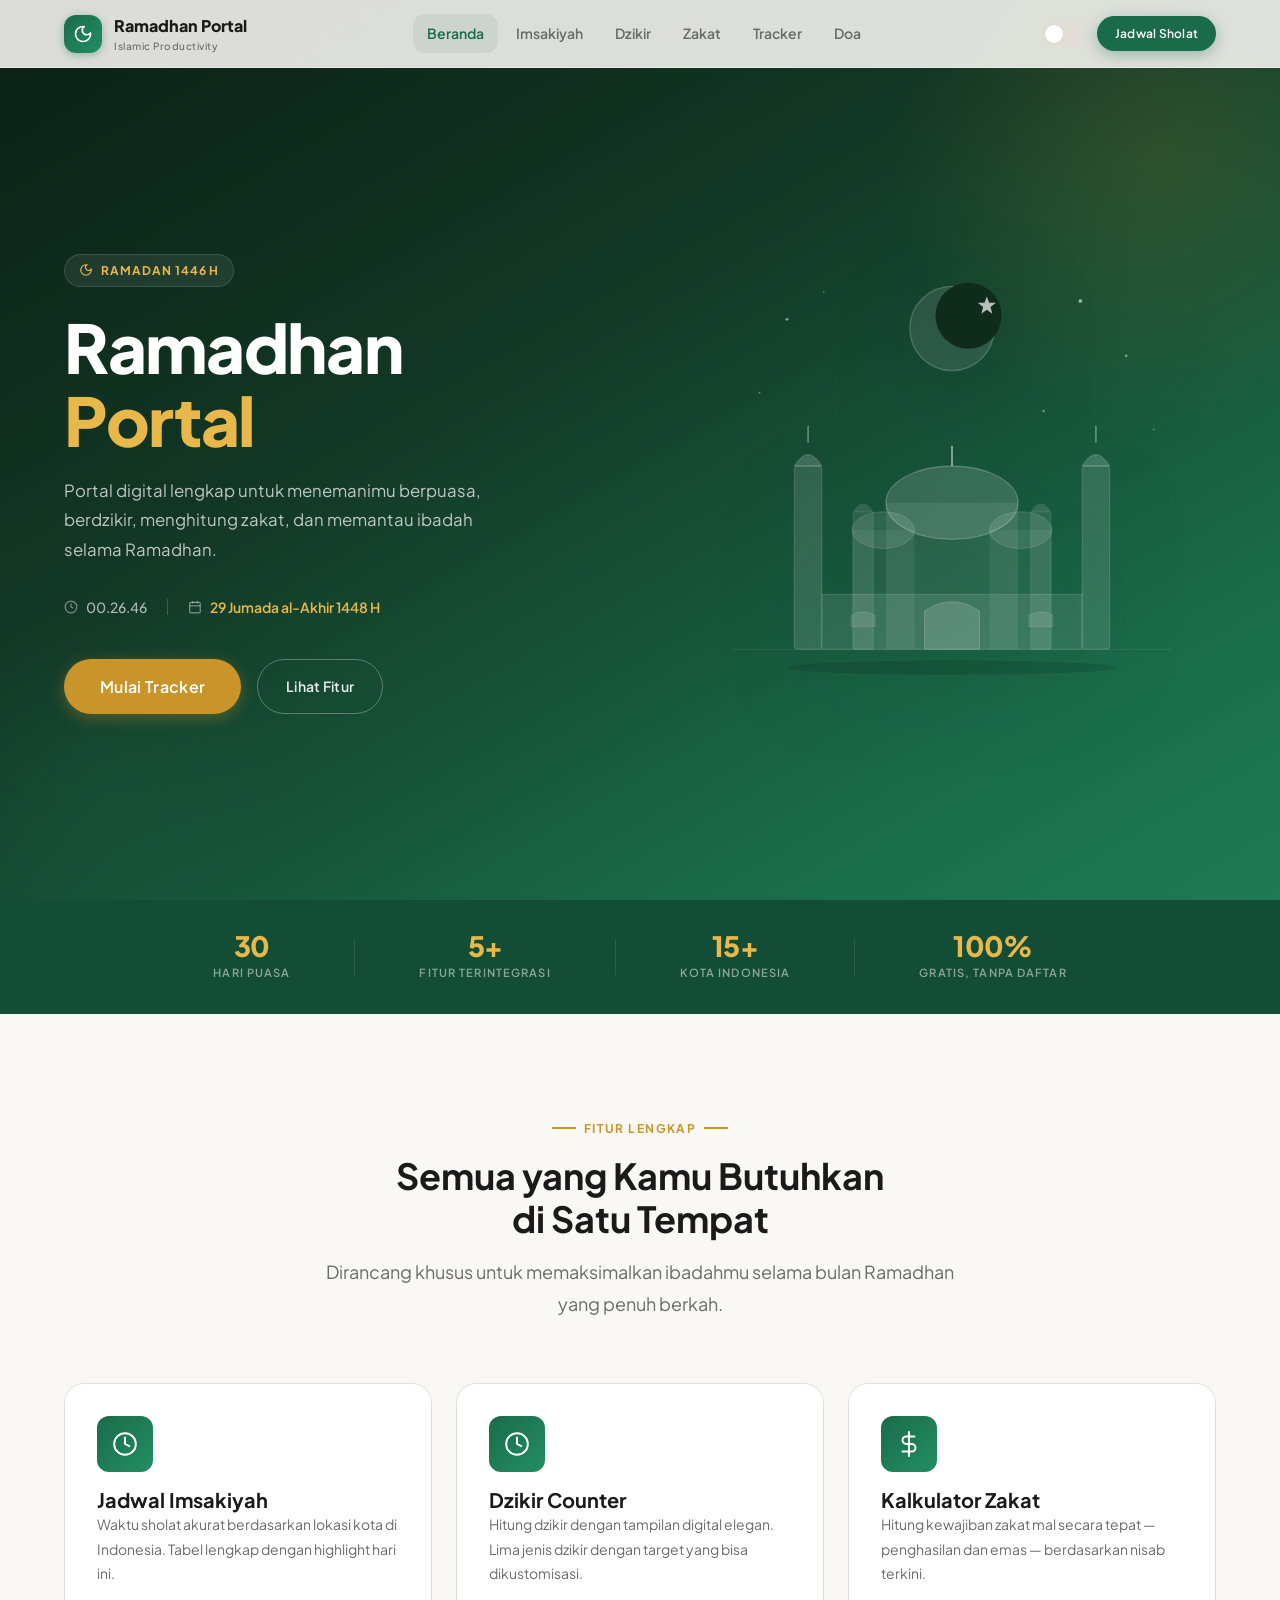
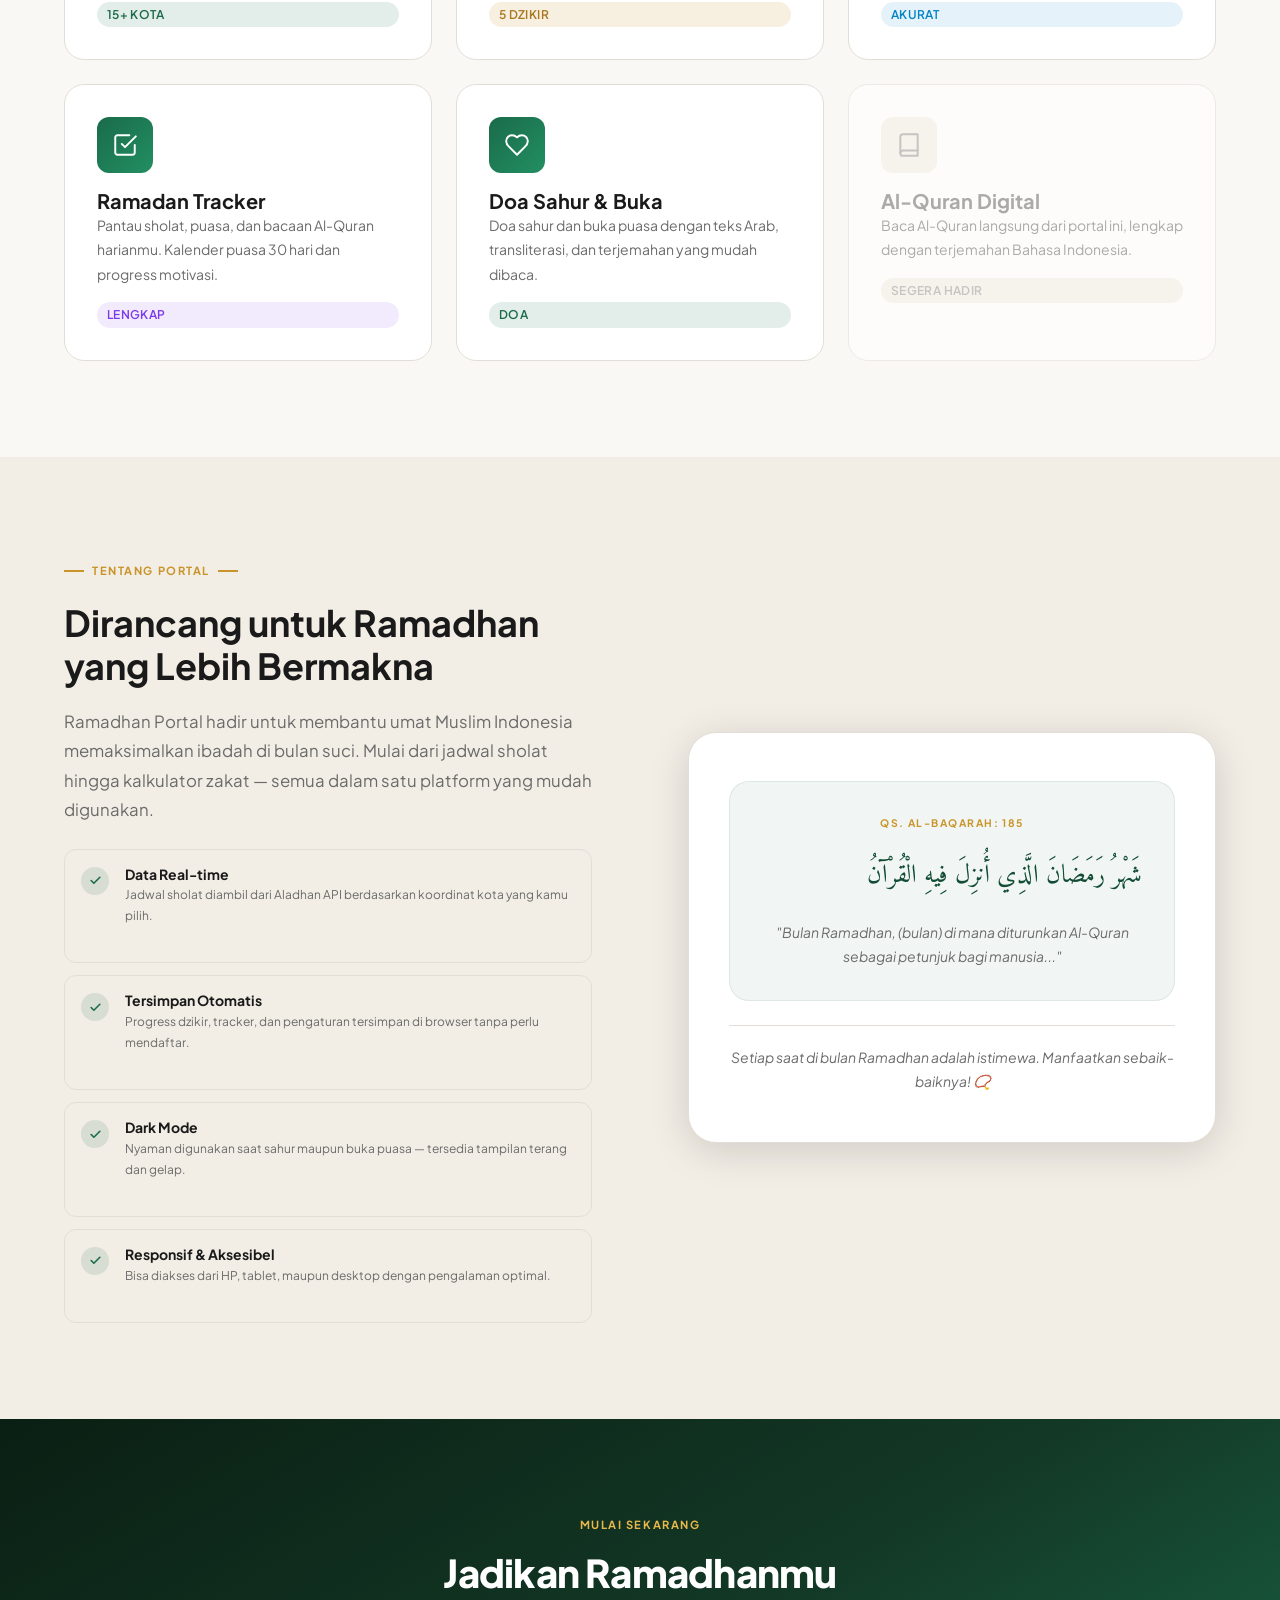
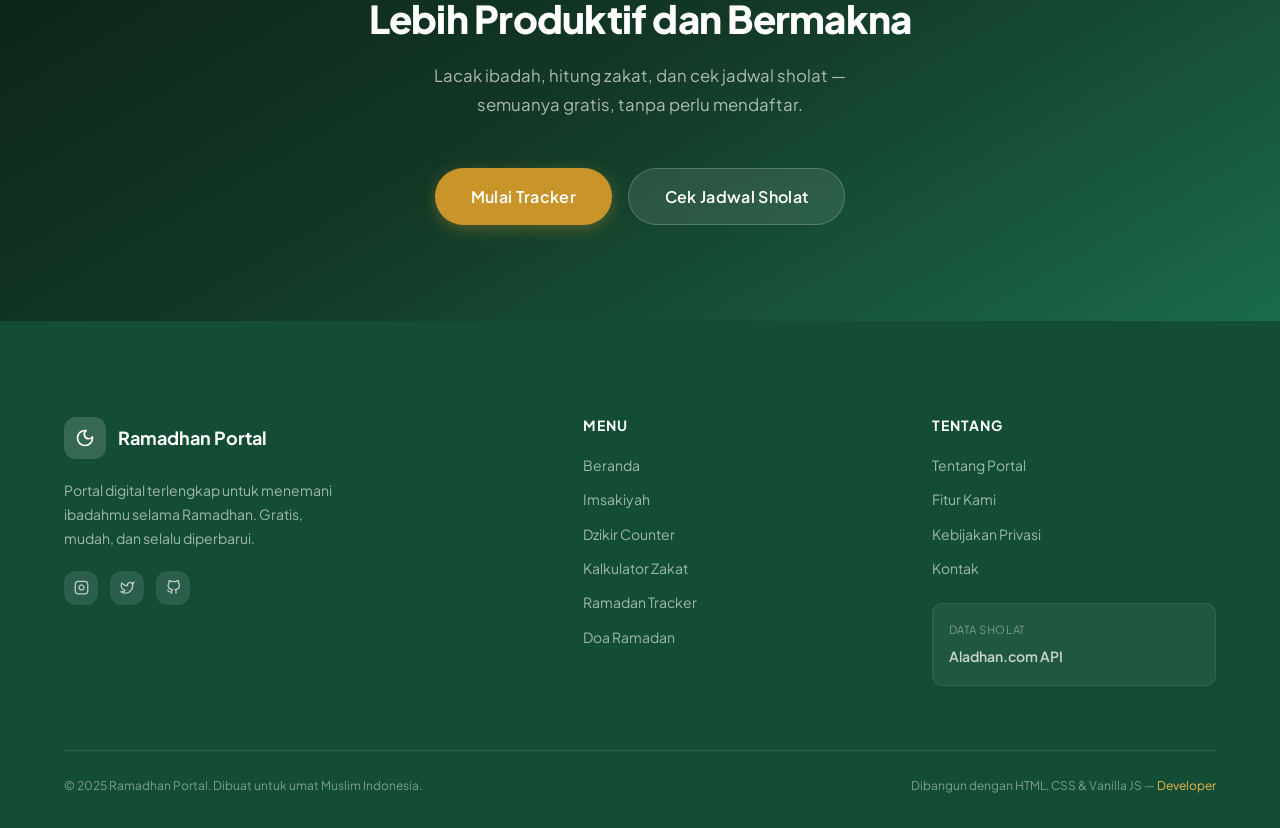
<file: RAMADHAN PORTAL/index.html>
<!DOCTYPE html>
<html lang="id" data-theme="light">

<head>
  <meta charset="UTF-8">
  <meta name="viewport" content="width=device-width, initial-scale=1.0">
  <meta name="description"
    content="Ramadhan Portal — Portal digital untuk membantu ibadah Ramadan. Jadwal sholat, dzikir, zakat, dan tracker ibadah dalam satu platform.">
  <meta name="keywords" content="ramadhan, puasa, dzikir, zakat, imsakiyah, jadwal sholat">
  <meta property="og:title" content="Ramadhan Portal">
  <meta property="og:description" content="Your Digital Companion for a Better Ramadan">
  <meta property="og:type" content="website">
  <title>Ramadhan Portal — Your Digital Companion for a Better Ramadan</title>
  <link rel="icon" type="image/svg+xml" href="assets/logo.svg">
  <link rel="stylesheet" href="css/base.css">
  <link rel="stylesheet" href="css/components.css">
  <link rel="stylesheet" href="css/layout.css">
</head>

<body>
  <div class="site-wrapper">

    <!-- ─── NAVBAR ─────────────────────────────────────── -->
    <nav class="navbar" role="navigation" aria-label="Main navigation">
      <div class="nav-inner">
        <a href="index.html" class="nav-logo" aria-label="Ramadhan Portal Home">
          <div class="logo-icon" aria-hidden="true">
            <svg viewBox="0 0 24 24" fill="none" width="20" height="20">
              <path
                d="M12 3a9 9 0 1 0 9 9c0-.46-.04-.92-.1-1.36a5.389 5.389 0 0 1-4.4 2.26 5.403 5.403 0 0 1-3.14-9.8c-.44-.06-.9-.1-1.36-.1z"
                stroke="white" stroke-width="2" stroke-linecap="round" stroke-linejoin="round" />
            </svg>
          </div>
          <div>
            <span class="logo-text">Ramadhan Portal</span>
            <span class="logo-sub">Islamic Productivity</span>
          </div>
        </a>

        <div class="nav-menu" role="list">
          <a href="index.html" class="nav-link" data-page="index.html" role="listitem">Beranda</a>
          <a href="imsakiyah.html" class="nav-link" data-page="imsakiyah.html" role="listitem">Imsakiyah</a>
          <a href="dzikir.html" class="nav-link" data-page="dzikir.html" role="listitem">Dzikir</a>
          <a href="zakat.html" class="nav-link" data-page="zakat.html" role="listitem">Zakat</a>
          <a href="tracker.html" class="nav-link" data-page="tracker.html" role="listitem">Tracker</a>
          <a href="prayers.html" class="nav-link" data-page="prayers.html" role="listitem">Doa</a>
        </div>

        <div class="nav-actions">
          <button class="dark-toggle" id="dark-toggle" aria-label="Toggle dark mode" aria-pressed="false"></button>
          <a href="imsakiyah.html" class="btn btn-primary btn-sm">Jadwal Sholat</a>
        </div>

        <button class="hamburger" aria-label="Open menu" aria-expanded="false" aria-controls="mobile-menu">
          <span></span><span></span><span></span>
        </button>
      </div>
    </nav>

    <!-- Mobile Menu -->
    <nav class="nav-mobile" id="mobile-menu" aria-label="Mobile navigation">
      <a href="index.html" class="nav-link" data-page="index.html">Beranda</a>
      <a href="imsakiyah.html" class="nav-link" data-page="imsakiyah.html">Imsakiyah</a>
      <a href="dzikir.html" class="nav-link" data-page="dzikir.html">Dzikir Counter</a>
      <a href="zakat.html" class="nav-link" data-page="zakat.html">Kalkulator Zakat</a>
      <a href="tracker.html" class="nav-link" data-page="tracker.html">Ramadan Tracker</a>
      <a href="prayers.html" class="nav-link" data-page="prayers.html">Doa Sahur &amp; Buka</a>
    </nav>

    <main>

      <!-- ─── HERO ────────────────────────────────────── -->
      <section class="hero" aria-label="Hero">
        <div class="hero-glow" aria-hidden="true"></div>

        <div class="container">
          <div class="hero-inner">

            <!-- Left: Content -->
            <div class="hero-content">
              <div class="hero-eyebrow" aria-label="Ramadan 1446 H">
                <svg width="14" height="14" viewBox="0 0 24 24" fill="none" stroke="currentColor" stroke-width="2"
                  aria-hidden="true">
                  <path
                    d="M12 3a9 9 0 1 0 9 9c0-.46-.04-.92-.1-1.36a5.389 5.389 0 0 1-4.4 2.26 5.403 5.403 0 0 1-3.14-9.8c-.44-.06-.9-.1-1.36-.1z" />
                </svg>
                Ramadan 1446 H
              </div>

              <h1>
                Ramadhan<br>
                <span>Portal</span>
              </h1>

              <p class="subtitle">
                Portal digital lengkap untuk menemanimu berpuasa,
                berdzikir, menghitung zakat, dan memantau ibadah
                selama Ramadhan.
              </p>

              <!-- Live info -->
              <div class="hero-meta">
                <div class="hero-meta-item">
                  <svg width="14" height="14" viewBox="0 0 24 24" fill="none" stroke="currentColor" stroke-width="2"
                    aria-hidden="true">
                    <circle cx="12" cy="12" r="10" />
                    <polyline points="12 6 12 12 16 14" />
                  </svg>
                  <span id="live-clock">--:--:--</span>
                </div>
                <div class="hero-meta-divider" aria-hidden="true"></div>
                <div class="hero-meta-item">
                  <svg width="14" height="14" viewBox="0 0 24 24" fill="none" stroke="currentColor" stroke-width="2"
                    aria-hidden="true">
                    <rect x="3" y="4" width="18" height="18" rx="2" ry="2" />
                    <line x1="16" y1="2" x2="16" y2="6" />
                    <line x1="8" y1="2" x2="8" y2="6" />
                    <line x1="3" y1="10" x2="21" y2="10" />
                  </svg>
                  <span id="hijri-date" class="hijri-accent">…</span>
                </div>
              </div>

              <div class="hero-actions">
                <a href="tracker.html" class="btn btn-accent btn-lg">Mulai Tracker</a>
                <a href="#features" class="btn btn-outline-white btn-lg">Lihat Fitur</a>
              </div>
            </div>

            <!-- Right: Illustration -->
            <div class="hero-img" aria-hidden="true">
              <div class="mosque-illustration">
                <!-- Clean, minimal mosque silhouette SVG -->
                <svg viewBox="0 0 480 520" fill="none" xmlns="http://www.w3.org/2000/svg">
                  <!-- Stars -->
                  <circle cx="60" cy="80" r="1.5" fill="rgba(255,255,255,.5)" />
                  <circle cx="380" cy="60" r="2" fill="rgba(255,255,255,.6)" />
                  <circle cx="430" cy="120" r="1.5" fill="rgba(255,255,255,.4)" />
                  <circle cx="30" cy="160" r="1" fill="rgba(255,255,255,.4)" />
                  <circle cx="340" cy="180" r="1.5" fill="rgba(255,255,255,.35)" />
                  <circle cx="100" cy="50" r="1" fill="rgba(255,255,255,.3)" />
                  <circle cx="460" cy="200" r="1" fill="rgba(255,255,255,.35)" />

                  <!-- Crescent moon -->
                  <circle cx="240" cy="90" r="46" fill="rgba(255,255,255,.1)" stroke="rgba(255,255,255,.2)"
                    stroke-width="1.5" />
                  <circle cx="258" cy="76" r="36" fill="#0f2b1c" />
                  <!-- Star next to moon -->
                  <polygon points="278,55 280.5,62 288,62 282,66.5 284,74 278,69.5 272,74 274,66.5 268,62 275.5,62"
                    fill="rgba(255,255,255,.7)" stroke="none" />

                  <!-- Left minaret -->
                  <rect x="68" y="240" width="30" height="200" rx="3" fill="rgba(255,255,255,.12)"
                    stroke="rgba(255,255,255,.18)" stroke-width="1" />
                  <path d="M68 240 Q83 215 98 240Z" fill="rgba(255,255,255,.18)" stroke="rgba(255,255,255,.2)"
                    stroke-width="1" />
                  <line x1="83" y1="215" x2="83" y2="196" stroke="rgba(255,255,255,.4)" stroke-width="1.5" />
                  <!-- Crescent on left minaret -->
                  <path d="M83 196 a5 5 0 1 0 0 10 a3.5 3.5 0 1 1 0-10z" fill="rgba(201,149,42,.7)" />

                  <!-- Right minaret -->
                  <rect x="382" y="240" width="30" height="200" rx="3" fill="rgba(255,255,255,.12)"
                    stroke="rgba(255,255,255,.18)" stroke-width="1" />
                  <path d="M382 240 Q397 215 412 240Z" fill="rgba(255,255,255,.18)" stroke="rgba(255,255,255,.2)"
                    stroke-width="1" />
                  <line x1="397" y1="215" x2="397" y2="196" stroke="rgba(255,255,255,.4)" stroke-width="1.5" />
                  <path d="M397 196 a5 5 0 1 0 0 10 a3.5 3.5 0 1 1 0-10z" fill="rgba(201,149,42,.7)" />

                  <!-- Small side minarets -->
                  <rect x="132" y="290" width="22" height="150" rx="2" fill="rgba(255,255,255,.09)"
                    stroke="rgba(255,255,255,.12)" stroke-width="1" />
                  <path d="M132 290 Q143 272 154 290Z" fill="rgba(255,255,255,.12)" />
                  <rect x="326" y="290" width="22" height="150" rx="2" fill="rgba(255,255,255,.09)"
                    stroke="rgba(255,255,255,.12)" stroke-width="1" />
                  <path d="M326 290 Q337 272 348 290Z" fill="rgba(255,255,255,.12)" />

                  <!-- Main dome -->
                  <ellipse cx="240" cy="280" rx="72" ry="40" fill="rgba(255,255,255,.14)" stroke="rgba(255,255,255,.22)"
                    stroke-width="1.5" />
                  <rect x="168" y="280" width="144" height="160" fill="rgba(255,255,255,.08)" />

                  <!-- Dome top spire -->
                  <line x1="240" y1="240" x2="240" y2="218" stroke="rgba(255,255,255,.5)" stroke-width="2" />
                  <path d="M240 218 a6 6 0 1 0 0 12 a4 4 0 1 1 0-12z" fill="rgba(201,149,42,.8)" />

                  <!-- Secondary domes -->
                  <ellipse cx="165" cy="310" rx="34" ry="20" fill="rgba(255,255,255,.1)" stroke="rgba(255,255,255,.15)"
                    stroke-width="1" />
                  <rect x="131" y="310" width="68" height="130" fill="rgba(255,255,255,.06)" />
                  <ellipse cx="315" cy="310" rx="34" ry="20" fill="rgba(255,255,255,.1)" stroke="rgba(255,255,255,.15)"
                    stroke-width="1" />
                  <rect x="281" y="310" width="68" height="130" fill="rgba(255,255,255,.06)" />

                  <!-- Main body wall -->
                  <rect x="98" y="380" width="284" height="60" rx="0" fill="rgba(255,255,255,.1)"
                    stroke="rgba(255,255,255,.15)" stroke-width="1" />

                  <!-- Door arch -->
                  <path d="M210 440 L210 398 Q240 378 270 398 L270 440Z" fill="rgba(255,255,255,.15)"
                    stroke="rgba(255,255,255,.2)" stroke-width="1" />

                  <!-- Windows – arched -->
                  <path d="M130 415 L130 403 Q143 395 156 403 L156 415Z" fill="rgba(255,255,255,.1)"
                    stroke="rgba(255,255,255,.15)" stroke-width="1" />
                  <path d="M324 415 L324 403 Q337 395 350 403 L350 415Z" fill="rgba(255,255,255,.1)"
                    stroke="rgba(255,255,255,.15)" stroke-width="1" />

                  <!-- Horizon line -->
                  <line x1="0" y1="440" x2="480" y2="440" stroke="rgba(255,255,255,.08)" stroke-width="1" />

                  <!-- Ground shadow -->
                  <ellipse cx="240" cy="460" rx="180" ry="8" fill="rgba(0,0,0,.12)" />
                </svg>
              </div>
            </div>

          </div>
        </div>
      </section>

      <!-- ─── STATS BAR ──────────────────────────────── -->
      <section class="stats-bar" aria-label="Key statistics">
        <div class="container">
          <div class="stats-inner">
            <div class="stat-item">
              <span class="stat-num">30</span>
              <span class="stat-label">Hari Puasa</span>
            </div>
            <div class="stat-sep" aria-hidden="true"></div>
            <div class="stat-item">
              <span class="stat-num">5+</span>
              <span class="stat-label">Fitur Terintegrasi</span>
            </div>
            <div class="stat-sep" aria-hidden="true"></div>
            <div class="stat-item">
              <span class="stat-num">15+</span>
              <span class="stat-label">Kota Indonesia</span>
            </div>
            <div class="stat-sep" aria-hidden="true"></div>
            <div class="stat-item">
              <span class="stat-num">100%</span>
              <span class="stat-label">Gratis, Tanpa Daftar</span>
            </div>
          </div>
        </div>
      </section>

      <!-- ─── FEATURES ─────────────────────────────────── -->
      <section class="section" id="features" aria-labelledby="features-heading">
        <div class="container">
          <div class="section-header reveal">
            <div class="eyebrow">Fitur Lengkap</div>
            <h2 id="features-heading">Semua yang Kamu Butuhkan<br>di Satu Tempat</h2>
            <p>Dirancang khusus untuk memaksimalkan ibadahmu selama bulan Ramadhan yang penuh berkah.</p>
          </div>

          <div class="features-grid">

            <a href="imsakiyah.html" class="feature-card reveal" style="text-decoration:none;color:inherit">
              <div class="icon-wrap">
                <svg viewBox="0 0 24 24" fill="none" stroke="currentColor" stroke-width="1.8" stroke-linecap="round"
                  stroke-linejoin="round" width="24" height="24">
                  <circle cx="12" cy="12" r="10" />
                  <polyline points="12 6 12 12 16 14" />
                </svg>
              </div>
              <div>
                <h3>Jadwal Imsakiyah</h3>
                <p>Waktu sholat akurat berdasarkan lokasi kota di Indonesia. Tabel lengkap dengan highlight hari ini.
                </p>
              </div>
              <span class="badge badge-primary">15+ Kota</span>
            </a>

            <a href="dzikir.html" class="feature-card reveal" style="text-decoration:none;color:inherit">
              <div class="icon-wrap">
                <svg viewBox="0 0 24 24" fill="none" stroke="currentColor" stroke-width="1.8" stroke-linecap="round"
                  stroke-linejoin="round" width="24" height="24">
                  <path d="M12 22c5.523 0 10-4.477 10-10S17.523 2 12 2 2 6.477 2 12s4.477 10 10 10z" />
                  <path d="M12 6v6l4 2" />
                </svg>
              </div>
              <div>
                <h3>Dzikir Counter</h3>
                <p>Hitung dzikir dengan tampilan digital elegan. Lima jenis dzikir dengan target yang bisa
                  dikustomisasi.</p>
              </div>
              <span class="badge badge-accent">5 Dzikir</span>
            </a>

            <a href="zakat.html" class="feature-card reveal" style="text-decoration:none;color:inherit">
              <div class="icon-wrap">
                <svg viewBox="0 0 24 24" fill="none" stroke="currentColor" stroke-width="1.8" stroke-linecap="round"
                  stroke-linejoin="round" width="24" height="24">
                  <line x1="12" y1="1" x2="12" y2="23" />
                  <path d="M17 5H9.5a3.5 3.5 0 0 0 0 7h5a3.5 3.5 0 0 1 0 7H6" />
                </svg>
              </div>
              <div>
                <h3>Kalkulator Zakat</h3>
                <p>Hitung kewajiban zakat mal secara tepat — penghasilan dan emas — berdasarkan nisab terkini.</p>
              </div>
              <span class="badge" style="background:rgba(2,132,199,.1);color:#0284c7">Akurat</span>
            </a>

            <a href="tracker.html" class="feature-card reveal" style="text-decoration:none;color:inherit">
              <div class="icon-wrap">
                <svg viewBox="0 0 24 24" fill="none" stroke="currentColor" stroke-width="1.8" stroke-linecap="round"
                  stroke-linejoin="round" width="24" height="24">
                  <polyline points="9 11 12 14 22 4" />
                  <path d="M21 12v7a2 2 0 0 1-2 2H5a2 2 0 0 1-2-2V5a2 2 0 0 1 2-2h11" />
                </svg>
              </div>
              <div>
                <h3>Ramadan Tracker</h3>
                <p>Pantau sholat, puasa, dan bacaan Al-Quran harianmu. Kalender puasa 30 hari dan progress motivasi.</p>
              </div>
              <span class="badge" style="background:rgba(124,58,237,.1);color:#7c3aed">Lengkap</span>
            </a>

            <a href="prayers.html" class="feature-card reveal" style="text-decoration:none;color:inherit">
              <div class="icon-wrap">
                <svg viewBox="0 0 24 24" fill="none" stroke="currentColor" stroke-width="1.8" stroke-linecap="round"
                  stroke-linejoin="round" width="24" height="24">
                  <path
                    d="M19 14c1.49-1.46 3-3.21 3-5.5A5.5 5.5 0 0 0 16.5 3c-1.76 0-3 .5-4.5 2-1.5-1.5-2.74-2-4.5-2A5.5 5.5 0 0 0 2 8.5c0 2.3 1.5 4.05 3 5.5l7 7Z" />
                </svg>
              </div>
              <div>
                <h3>Doa Sahur &amp; Buka</h3>
                <p>Doa sahur dan buka puasa dengan teks Arab, transliterasi, dan terjemahan yang mudah dibaca.</p>
              </div>
              <span class="badge badge-primary">Doa</span>
            </a>

            <div class="feature-card reveal feature-card--muted">
              <div class="icon-wrap" style="background:var(--clr-bg-alt);color:var(--clr-text-light)">
                <svg viewBox="0 0 24 24" fill="none" stroke="currentColor" stroke-width="1.8" stroke-linecap="round"
                  stroke-linejoin="round" width="24" height="24">
                  <path d="M4 19.5A2.5 2.5 0 0 1 6.5 17H20" />
                  <path d="M6.5 2H20v20H6.5A2.5 2.5 0 0 1 4 19.5v-15A2.5 2.5 0 0 1 6.5 2z" />
                </svg>
              </div>
              <div>
                <h3 style="color:var(--clr-text-muted)">Al-Quran Digital</h3>
                <p>Baca Al-Quran langsung dari portal ini, lengkap dengan terjemahan Bahasa Indonesia.</p>
              </div>
              <span class="badge" style="background:var(--clr-bg-alt);color:var(--clr-text-light)">Segera Hadir</span>
            </div>

          </div>
        </div>
      </section>

      <!-- ─── ABOUT ─────────────────────────────────────── -->
      <section class="section" style="background:var(--clr-bg-alt)" id="about" aria-labelledby="about-heading">
        <div class="container">
          <div class="about-grid">
            <div class="about-content reveal">
              <p class="eyebrow"
                style="display:inline-flex;align-items:center;gap:8px;font-size:.7rem;font-weight:700;letter-spacing:.14em;text-transform:uppercase;color:var(--clr-accent);margin-bottom:20px">
                <span style="width:20px;height:1.5px;background:currentColor;display:block"></span>
                Tentang Portal
                <span style="width:20px;height:1.5px;background:currentColor;display:block"></span>
              </p>
              <h2 id="about-heading">Dirancang untuk Ramadhan<br>yang Lebih Bermakna</h2>
              <p style="margin-top:20px;font-size:1.05rem">
                Ramadhan Portal hadir untuk membantu umat Muslim Indonesia memaksimalkan
                ibadah di bulan suci. Mulai dari jadwal sholat hingga kalkulator zakat —
                semua dalam satu platform yang mudah digunakan.
              </p>

              <div class="about-list" role="list">

                <div class="about-list-item" role="listitem">
                  <div class="check-icon" aria-hidden="true">
                    <svg width="13" height="13" viewBox="0 0 24 24" fill="none" stroke="currentColor" stroke-width="3"
                      stroke-linecap="round" stroke-linejoin="round">
                      <polyline points="20 6 9 17 4 12" />
                    </svg>
                  </div>
                  <div>
                    <h5>Data Real-time</h5>
                    <p>Jadwal sholat diambil dari Aladhan API berdasarkan koordinat kota yang kamu pilih.</p>
                  </div>
                </div>

                <div class="about-list-item" role="listitem">
                  <div class="check-icon" aria-hidden="true">
                    <svg width="13" height="13" viewBox="0 0 24 24" fill="none" stroke="currentColor" stroke-width="3"
                      stroke-linecap="round" stroke-linejoin="round">
                      <polyline points="20 6 9 17 4 12" />
                    </svg>
                  </div>
                  <div>
                    <h5>Tersimpan Otomatis</h5>
                    <p>Progress dzikir, tracker, dan pengaturan tersimpan di browser tanpa perlu mendaftar.</p>
                  </div>
                </div>

                <div class="about-list-item" role="listitem">
                  <div class="check-icon" aria-hidden="true">
                    <svg width="13" height="13" viewBox="0 0 24 24" fill="none" stroke="currentColor" stroke-width="3"
                      stroke-linecap="round" stroke-linejoin="round">
                      <polyline points="20 6 9 17 4 12" />
                    </svg>
                  </div>
                  <div>
                    <h5>Dark Mode</h5>
                    <p>Nyaman digunakan saat sahur maupun buka puasa — tersedia tampilan terang dan gelap.</p>
                  </div>
                </div>

                <div class="about-list-item" role="listitem">
                  <div class="check-icon" aria-hidden="true">
                    <svg width="13" height="13" viewBox="0 0 24 24" fill="none" stroke="currentColor" stroke-width="3"
                      stroke-linecap="round" stroke-linejoin="round">
                      <polyline points="20 6 9 17 4 12" />
                    </svg>
                  </div>
                  <div>
                    <h5>Responsif &amp; Aksesibel</h5>
                    <p>Bisa diakses dari HP, tablet, maupun desktop dengan pengalaman optimal.</p>
                  </div>
                </div>

              </div>
            </div>

            <!-- Art side -->
            <div class="about-art reveal" aria-hidden="true">
              <div class="art-card" style="text-align:center;padding:48px 40px">
                <!-- Quran verse block -->
                <div
                  style="background:rgba(26,107,74,.06);border:1px solid rgba(26,107,74,.1);border-radius:var(--radius-lg);padding:32px;margin-bottom:24px">
                  <p
                    style="font-size:.65rem;font-weight:700;letter-spacing:.14em;text-transform:uppercase;color:var(--clr-accent);margin-bottom:16px">
                    QS. Al-Baqarah: 185</p>
                  <blockquote class="arabic-text"
                    style="font-size:1.6rem;color:var(--clr-primary-dark);margin-bottom:16px">
                    شَهْرُ رَمَضَانَ الَّذِي أُنزِلَ فِيهِ الْقُرْآنُ
                  </blockquote>
                  <p style="font-style:italic;font-size:.875rem;color:var(--clr-text-muted);line-height:1.7">
                    "Bulan Ramadhan, (bulan) di mana diturunkan Al-Quran sebagai petunjuk bagi manusia..."
                  </p>
                </div>

                <div style="border-top:1px solid var(--clr-border);padding-top:20px">
                  <p id="motivational"
                    style="font-size:.875rem;color:var(--clr-text-muted);font-style:italic;line-height:1.7"></p>
                </div>
              </div>
            </div>

          </div>
        </div>
      </section>

      <!-- ─── CTA BANNER ─────────────────────────────────── -->
      <section class="cta-banner" aria-label="Call to action">
        <div class="container" style="position:relative;z-index:1;text-align:center">
          <p class="cta-eyebrow">Mulai Sekarang</p>
          <h2 class="cta-title">Jadikan Ramadhanmu<br>Lebih Produktif dan Bermakna</h2>
          <p class="cta-desc">
            Lacak ibadah, hitung zakat, dan cek jadwal sholat — semuanya gratis, tanpa perlu mendaftar.
          </p>
          <div class="cta-actions">
            <a href="tracker.html" class="btn btn-accent btn-lg">Mulai Tracker</a>
            <a href="imsakiyah.html" class="btn btn-lg btn-glass">Cek Jadwal Sholat</a>
          </div>
        </div>
      </section>

    </main>

    <!-- ─── FOOTER ────────────────────────────────────── -->
    <footer role="contentinfo">
      <div class="container">
        <div class="footer-grid">
          <div class="footer-brand">
            <div class="logo-wrap">
              <div class="logo-icon">
                <svg viewBox="0 0 24 24" fill="none" width="20" height="20">
                  <path
                    d="M12 3a9 9 0 1 0 9 9c0-.46-.04-.92-.1-1.36a5.389 5.389 0 0 1-4.4 2.26 5.403 5.403 0 0 1-3.14-9.8c-.44-.06-.9-.1-1.36-.1z"
                    stroke="white" stroke-width="2" stroke-linecap="round" stroke-linejoin="round" />
                </svg>
              </div>
              <h3>Ramadhan Portal</h3>
            </div>
            <p>Portal digital terlengkap untuk menemani ibadahmu selama Ramadhan. Gratis, mudah, dan selalu diperbarui.
            </p>
            <div class="social-links" style="margin-top:20px" aria-label="Social media links">
              <a href="#" class="social-link" aria-label="Instagram">
                <svg width="15" height="15" viewBox="0 0 24 24" fill="none" stroke="currentColor" stroke-width="2"
                  aria-hidden="true">
                  <rect x="2" y="2" width="20" height="20" rx="5" ry="5" />
                  <path d="M16 11.37A4 4 0 1 1 12.63 8 4 4 0 0 1 16 11.37z" />
                  <line x1="17.5" y1="6.5" x2="17.51" y2="6.5" />
                </svg>
              </a>
              <a href="#" class="social-link" aria-label="Twitter">
                <svg width="15" height="15" viewBox="0 0 24 24" fill="none" stroke="currentColor" stroke-width="2"
                  aria-hidden="true">
                  <path
                    d="M22 4s-.7 2.1-2 3.4c1.6 10-9.4 17.3-18 11.6 2.2.1 4.4-.6 6-2C3 15.5.5 9.6 3 5c2.2 2.6 5.6 4.1 9 4-.9-4.2 4-6.6 7-3.8 1.1 0 3-1.2 3-1.2z" />
                </svg>
              </a>
              <a href="#" class="social-link" aria-label="GitHub">
                <svg width="15" height="15" viewBox="0 0 24 24" fill="none" stroke="currentColor" stroke-width="2"
                  aria-hidden="true">
                  <path
                    d="M9 19c-5 1.5-5-2.5-7-3m14 6v-3.87a3.37 3.37 0 0 0-.94-2.61c3.14-.35 6.44-1.54 6.44-7A5.44 5.44 0 0 0 20 4.77 5.07 5.07 0 0 0 19.91 1S18.73.65 16 2.48a13.38 13.38 0 0 0-7 0C6.27.65 5.09 1 5.09 1A5.07 5.07 0 0 0 5 4.77a5.44 5.44 0 0 0-1.5 3.78c0 5.42 3.3 6.61 6.44 7A3.37 3.37 0 0 0 9 18.13V22" />
                </svg>
              </a>
            </div>
          </div>

          <div class="footer-col">
            <h5>Menu</h5>
            <nav class="footer-links" aria-label="Footer navigation">
              <a href="index.html">Beranda</a>
              <a href="imsakiyah.html">Imsakiyah</a>
              <a href="dzikir.html">Dzikir Counter</a>
              <a href="zakat.html">Kalkulator Zakat</a>
              <a href="tracker.html">Ramadan Tracker</a>
              <a href="prayers.html">Doa Ramadan</a>
            </nav>
          </div>

          <div class="footer-col">
            <h5>Tentang</h5>
            <div class="footer-links">
              <a href="#about">Tentang Portal</a>
              <a href="#features">Fitur Kami</a>
              <a href="#">Kebijakan Privasi</a>
              <a href="#">Kontak</a>
            </div>
            <div
              style="margin-top:24px;padding:16px;background:rgba(255,255,255,.06);border-radius:10px;border:1px solid rgba(255,255,255,.08)">
              <p
                style="font-size:.7rem;color:rgba(255,255,255,.4);margin-bottom:4px;letter-spacing:.05em;text-transform:uppercase">
                Data Sholat</p>
              <p style="font-size:.875rem;color:rgba(255,255,255,.75);font-weight:600">Aladhan.com API</p>
            </div>
          </div>
        </div>

        <div class="footer-bottom">
          <p>&copy; 2025 Ramadhan Portal. Dibuat untuk umat Muslim Indonesia.</p>
          <p>Dibangun dengan HTML, CSS &amp; Vanilla JS &mdash; <a href="#">Developer</a></p>
        </div>
      </div>
    </footer>

  </div><!-- end .site-wrapper -->

  <script src="js/main.js"></script>
</body>

</html>
</file>
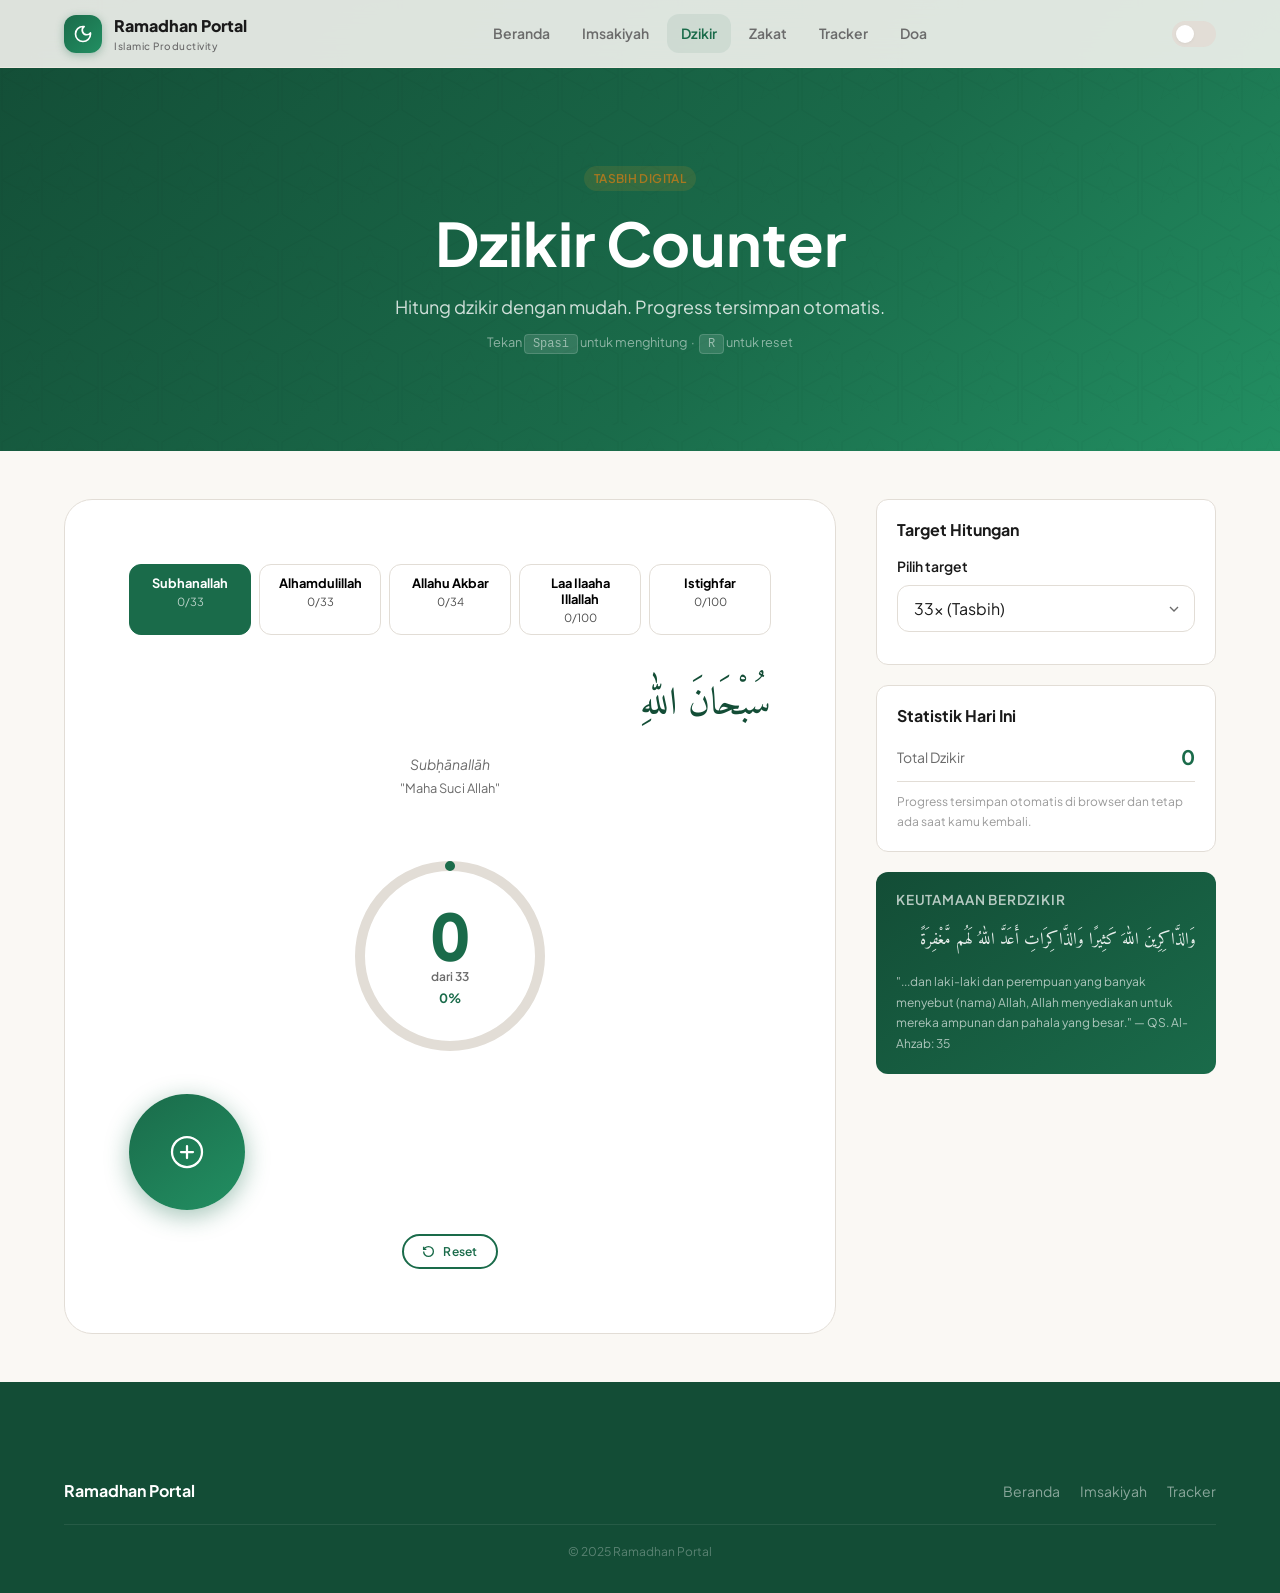
<file: RAMADHAN PORTAL/dzikir.html>
<!doctype html>
<html lang="id" data-theme="light">
  <head>
    <meta charset="UTF-8" />
    <meta name="viewport" content="width=device-width, initial-scale=1.0" />
    <meta
      name="description"
      content="Dzikir Counter digital — hitung Subhanallah, Alhamdulillah, Allahu Akbar dengan mudah."
    />
    <title>Dzikir Counter — Ramadhan Portal</title>
    <link rel="icon" type="image/svg+xml" href="assets/logo.svg" />
    <link rel="stylesheet" href="css/base.css" />
    <link rel="stylesheet" href="css/components.css" />
    <link rel="stylesheet" href="css/layout.css" />
    <style>
      .dzikir-tabs {
        display: flex;
        gap: 8px;
        flex-wrap: wrap;
        margin-bottom: 28px;
      }

      .dzikir-tab {
        display: flex;
        flex-direction: column;
        align-items: center;
        padding: 10px 16px;
        border-radius: var(--radius-md);
        border: 1.5px solid var(--clr-border);
        background: var(--clr-bg-card);
        cursor: pointer;
        transition: all var(--trans-fast);
        font-size: var(--text-xs);
        gap: 3px;
        flex: 1;
        min-width: 90px;
      }

      .dzikir-tab:hover {
        border-color: var(--clr-primary);
        background: var(--clr-bg-alt);
      }

      .dzikir-tab.active {
        background: var(--clr-primary);
        border-color: var(--clr-primary);
        color: #fff;
      }

      .tab-title {
        font-weight: 700;
        font-size: 0.8rem;
      }

      .tab-count {
        font-size: 0.7rem;
        opacity: 0.7;
      }

      .progress-ring-wrap {
        position: relative;
        display: inline-flex;
        align-items: center;
        justify-content: center;
        margin: 28px 0;
      }

      .progress-ring-wrap svg {
        transform: rotate(-90deg);
      }

      .ring-center {
        position: absolute;
        display: flex;
        flex-direction: column;
        align-items: center;
      }

      .btn-increment {
        width: 116px;
        height: 116px;
        border-radius: 50%;
        background: linear-gradient(
          145deg,
          var(--clr-primary),
          var(--clr-primary-light)
        );
        color: #fff;
        border: none;
        cursor: pointer;
        transition: all var(--trans-fast);
        box-shadow: 0 6px 24px rgba(26, 107, 74, 0.4);
        display: flex;
        align-items: center;
        justify-content: center;
      }

      .btn-increment:hover {
        transform: scale(1.05);
        box-shadow:
          0 10px 32px rgba(26, 107, 74, 0.5),
          0 0 0 8px rgba(26, 107, 74, 0.08);
      }

      .btn-increment:active {
        transform: scale(0.95);
      }

      .completion-msg {
        display: none;
        align-items: center;
        gap: 16px;
        background: rgba(34, 135, 90, 0.08);
        border: 1px solid rgba(34, 135, 90, 0.2);
        border-radius: 14px;
        padding: 20px 24px;
        margin-top: 16px;
        text-align: left;
        animation: bounceIn 0.4s var(--ease-soft);
      }
    </style>
  </head>

  <body>
    <div class="site-wrapper">
      <nav class="navbar" role="navigation" aria-label="Main navigation">
        <div class="nav-inner">
          <a
            href="index.html"
            class="nav-logo"
            aria-label="Ramadhan Portal Home"
          >
            <div class="logo-icon">
              <svg viewBox="0 0 24 24" fill="none" width="20" height="20">
                <path
                  d="M12 3a9 9 0 1 0 9 9c0-.46-.04-.92-.1-1.36a5.389 5.389 0 0 1-4.4 2.26 5.403 5.403 0 0 1-3.14-9.8c-.44-.06-.9-.1-1.36-.1z"
                  stroke="white"
                  stroke-width="2"
                  stroke-linecap="round"
                  stroke-linejoin="round"
                />
              </svg>
            </div>
            <div>
              <span class="logo-text">Ramadhan Portal</span>
              <span class="logo-sub">Islamic Productivity</span>
            </div>
          </a>
          <div class="nav-menu" role="list">
            <a
              href="index.html"
              class="nav-link"
              data-page="index.html"
              role="listitem"
              >Beranda</a
            >
            <a
              href="imsakiyah.html"
              class="nav-link"
              data-page="imsakiyah.html"
              role="listitem"
              >Imsakiyah</a
            >
            <a
              href="dzikir.html"
              class="nav-link"
              data-page="dzikir.html"
              role="listitem"
              >Dzikir</a
            >
            <a
              href="zakat.html"
              class="nav-link"
              data-page="zakat.html"
              role="listitem"
              >Zakat</a
            >
            <a
              href="tracker.html"
              class="nav-link"
              data-page="tracker.html"
              role="listitem"
              >Tracker</a
            >
            <a
              href="prayers.html"
              class="nav-link"
              data-page="prayers.html"
              role="listitem"
              >Doa</a
            >
          </div>
          <div class="nav-actions">
            <button
              class="dark-toggle"
              id="dark-toggle"
              aria-label="Toggle dark mode"
              aria-pressed="false"
            ></button>
          </div>
          <button
            class="hamburger"
            aria-label="Open menu"
            aria-expanded="false"
          >
            <span></span><span></span><span></span>
          </button>
        </div>
      </nav>
      <nav class="nav-mobile" aria-label="Mobile navigation">
        <a href="index.html" class="nav-link" data-page="index.html">Beranda</a>
        <a href="imsakiyah.html" class="nav-link" data-page="imsakiyah.html"
          >Imsakiyah</a
        >
        <a href="dzikir.html" class="nav-link" data-page="dzikir.html"
          >Dzikir Counter</a
        >
        <a href="zakat.html" class="nav-link" data-page="zakat.html"
          >Kalkulator Zakat</a
        >
        <a href="tracker.html" class="nav-link" data-page="tracker.html"
          >Ramadan Tracker</a
        >
        <a href="prayers.html" class="nav-link" data-page="prayers.html"
          >Doa Sahur &amp; Buka</a
        >
      </nav>

      <main>
        <header class="page-header">
          <div class="container" style="position: relative; z-index: 1">
            <span class="badge badge-accent" style="margin-bottom: 16px"
              >Tasbih Digital</span
            >
            <h1>Dzikir Counter</h1>
            <p>Hitung dzikir dengan mudah. Progress tersimpan otomatis.</p>
            <p
              style="
                color: rgba(255, 255, 255, 0.5);
                font-size: 0.8rem;
                margin-top: 8px;
              "
            >
              Tekan
              <kbd
                style="
                  background: rgba(255, 255, 255, 0.12);
                  border: 1px solid rgba(255, 255, 255, 0.15);
                  border-radius: 4px;
                  padding: 2px 8px;
                  font-size: 0.75rem;
                "
                >Spasi</kbd
              >
              untuk menghitung &nbsp;·&nbsp;
              <kbd
                style="
                  background: rgba(255, 255, 255, 0.12);
                  border: 1px solid rgba(255, 255, 255, 0.15);
                  border-radius: 4px;
                  padding: 2px 8px;
                  font-size: 0.75rem;
                "
                >R</kbd
              >
              untuk reset
            </p>
          </div>
        </header>

        <section class="section-sm">
          <div class="container">
            <div class="dzikir-layout">
              <!-- MAIN COUNTER -->
              <div class="dzikir-main">
                <!-- Tabs -->
                <div
                  id="dzikir-tabs"
                  class="dzikir-tabs"
                  role="tablist"
                  aria-label="Pilih jenis dzikir"
                ></div>

                <!-- Arabic text -->
                <div style="text-align: center; margin-bottom: 20px">
                  <div
                    id="dzikir-arabic"
                    class="arabic-text"
                    style="font-size: 2.4rem; color: var(--clr-primary-dark)"
                    aria-live="polite"
                  ></div>
                  <div
                    id="dzikir-latin"
                    style="
                      font-size: 0.875rem;
                      font-style: italic;
                      color: var(--clr-text-muted);
                      margin-top: 6px;
                    "
                  ></div>
                  <div
                    id="dzikir-meaning"
                    style="
                      font-size: 0.8rem;
                      color: var(--clr-text-muted);
                      margin-top: 2px;
                    "
                  ></div>
                </div>

                <!-- Progress Ring -->
                <div class="progress-ring-wrap" aria-label="Progress">
                  <svg
                    width="220"
                    height="220"
                    viewBox="0 0 220 220"
                    aria-hidden="true"
                  >
                    <circle
                      cx="110"
                      cy="110"
                      r="90"
                      fill="none"
                      stroke="var(--clr-border)"
                      stroke-width="10"
                    />
                    <circle
                      id="progress-ring-circle"
                      cx="110"
                      cy="110"
                      r="90"
                      fill="none"
                      stroke="var(--clr-primary)"
                      stroke-width="10"
                      stroke-linecap="round"
                      stroke-dasharray="565.5"
                      stroke-dashoffset="565.5"
                      style="
                        transition: stroke-dashoffset 0.4s
                          cubic-bezier(0.4, 0, 0.2, 1);
                      "
                    />
                  </svg>
                  <div class="ring-center">
                    <div
                      id="count-display"
                      class="counter-display"
                      style="font-size: 4rem"
                      aria-live="polite"
                      aria-label="Hitungan saat ini"
                    >
                      0
                    </div>
                    <div
                      style="
                        font-size: 0.75rem;
                        color: var(--clr-text-muted);
                        font-weight: 600;
                      "
                    >
                      dari <span id="target-display">33</span>
                    </div>
                    <div
                      id="progress-pct"
                      style="
                        font-size: 0.8rem;
                        color: var(--clr-primary);
                        font-weight: 700;
                        margin-top: 2px;
                      "
                    >
                      0%
                    </div>
                  </div>
                </div>

                <!-- Increment Button -->
                <div style="text-align: center; margin-bottom: 24px">
                  <button
                    id="btn-increment"
                    class="btn-increment"
                    aria-label="Tambah hitungan"
                    title="Klik atau tekan Spasi"
                  >
                    <svg
                      width="36"
                      height="36"
                      viewBox="0 0 24 24"
                      fill="none"
                      stroke="white"
                      stroke-width="1.5"
                      stroke-linecap="round"
                      stroke-linejoin="round"
                    >
                      <circle cx="12" cy="12" r="10" />
                      <path d="M12 8v8M8 12h8" />
                    </svg>
                  </button>
                </div>

                <!-- Completion -->
                <div
                  id="completion-msg"
                  class="completion-msg"
                  role="status"
                  aria-live="polite"
                ></div>

                <!-- Reset -->
                <div
                  style="
                    display: flex;
                    gap: 12px;
                    justify-content: center;
                    margin-top: 20px;
                  "
                >
                  <button
                    id="btn-reset"
                    class="btn btn-outline btn-sm"
                    aria-label="Reset counter"
                  >
                    <svg
                      width="13"
                      height="13"
                      viewBox="0 0 24 24"
                      fill="none"
                      stroke="currentColor"
                      stroke-width="2.5"
                      aria-hidden="true"
                    >
                      <path
                        d="M3 12a9 9 0 1 0 9-9 9.75 9.75 0 0 0-6.74 2.74L3 8"
                      />
                      <path d="M3 3v5h5" />
                    </svg>
                    Reset
                  </button>
                </div>
              </div>

              <!-- SIDEBAR -->
              <aside class="dzikir-sidebar">
                <div class="card card-sm">
                  <h4 style="font-size: 1rem; margin-bottom: 16px">
                    Target Hitungan
                  </h4>
                  <div class="form-group">
                    <label class="form-label" for="target-select"
                      >Pilih target</label
                    >
                    <select
                      class="form-control"
                      id="target-select"
                      aria-label="Target hitungan"
                    >
                      <option value="33">33× (Tasbih)</option>
                      <option value="34">34×</option>
                      <option value="100">100× (Wirid)</option>
                      <option value="custom">Kustom…</option>
                    </select>
                  </div>
                  <div class="form-group" style="margin-top: 12px">
                    <input
                      type="number"
                      id="custom-target"
                      class="form-control"
                      placeholder="Jumlah target…"
                      min="1"
                      max="9999"
                      style="display: none"
                      aria-label="Target kustom"
                    />
                  </div>
                </div>

                <div class="card card-sm">
                  <h4 style="font-size: 1rem; margin-bottom: 16px">
                    Statistik Hari Ini
                  </h4>
                  <div
                    style="
                      display: flex;
                      justify-content: space-between;
                      align-items: center;
                      margin-bottom: 8px;
                    "
                  >
                    <span
                      style="font-size: 0.875rem; color: var(--clr-text-muted)"
                      >Total Dzikir</span
                    >
                    <strong
                      id="total-count"
                      style="color: var(--clr-primary); font-size: 1.25rem"
                      >0</strong
                    >
                  </div>
                  <p
                    style="
                      font-size: 0.75rem;
                      color: var(--clr-text-light);
                      line-height: 1.6;
                      margin-top: 8px;
                      border-top: 1px solid var(--clr-border);
                      padding-top: 10px;
                    "
                  >
                    Progress tersimpan otomatis di browser dan tetap ada saat
                    kamu kembali.
                  </p>
                </div>

                <div
                  class="card card-sm"
                  style="
                    background: linear-gradient(
                      145deg,
                      var(--clr-primary-dark),
                      var(--clr-primary)
                    );
                    border: none;
                    color: #fff;
                  "
                >
                  <h4
                    style="
                      font-size: 0.85rem;
                      color: rgba(255, 255, 255, 0.7);
                      font-weight: 600;
                      letter-spacing: 0.06em;
                      text-transform: uppercase;
                      margin-bottom: 12px;
                    "
                  >
                    Keutamaan Berdzikir
                  </h4>
                  <div
                    class="arabic-text"
                    style="
                      font-size: 1.05rem;
                      color: rgba(255, 255, 255, 0.9);
                      margin-bottom: 12px;
                      line-height: 2.4;
                    "
                  >
                    وَالذَّاكِرِينَ اللهَ كَثِيرًا وَالذَّاكِرَاتِ أَعَدَّ اللهُ
                    لَهُم مَّغْفِرَةً
                  </div>
                  <p
                    style="
                      font-size: 0.75rem;
                      color: rgba(255, 255, 255, 0.65);
                      line-height: 1.7;
                    "
                  >
                    "...dan laki-laki dan perempuan yang banyak menyebut (nama)
                    Allah, Allah menyediakan untuk mereka ampunan dan pahala
                    yang besar." &mdash; QS. Al-Ahzab: 35
                  </p>
                </div>
              </aside>
            </div>
          </div>
        </section>
      </main>

      <footer role="contentinfo">
        <div class="container">
          <div
            style="
              display: flex;
              align-items: center;
              justify-content: space-between;
              flex-wrap: wrap;
              gap: 16px;
              padding-bottom: 20px;
              border-bottom: 1px solid rgba(255, 255, 255, 0.08);
            "
          >
            <span style="font-weight: 700; color: #fff">Ramadhan Portal</span>
            <nav style="display: flex; gap: 20px" aria-label="Footer links">
              <a
                href="index.html"
                style="color: rgba(255, 255, 255, 0.5); font-size: 0.875rem"
                >Beranda</a
              >
              <a
                href="imsakiyah.html"
                style="color: rgba(255, 255, 255, 0.5); font-size: 0.875rem"
                >Imsakiyah</a
              >
              <a
                href="tracker.html"
                style="color: rgba(255, 255, 255, 0.5); font-size: 0.875rem"
                >Tracker</a
              >
            </nav>
          </div>
          <p
            style="
              color: rgba(255, 255, 255, 0.3);
              font-size: 0.75rem;
              text-align: center;
              padding-top: 16px;
            "
          >
            &copy; 2025 Ramadhan Portal
          </p>
        </div>
      </footer>
    </div>
    <script src="js/main.js"></script>
    <script src="js/dzikir.js"></script>
  </body>
</html>
</file>
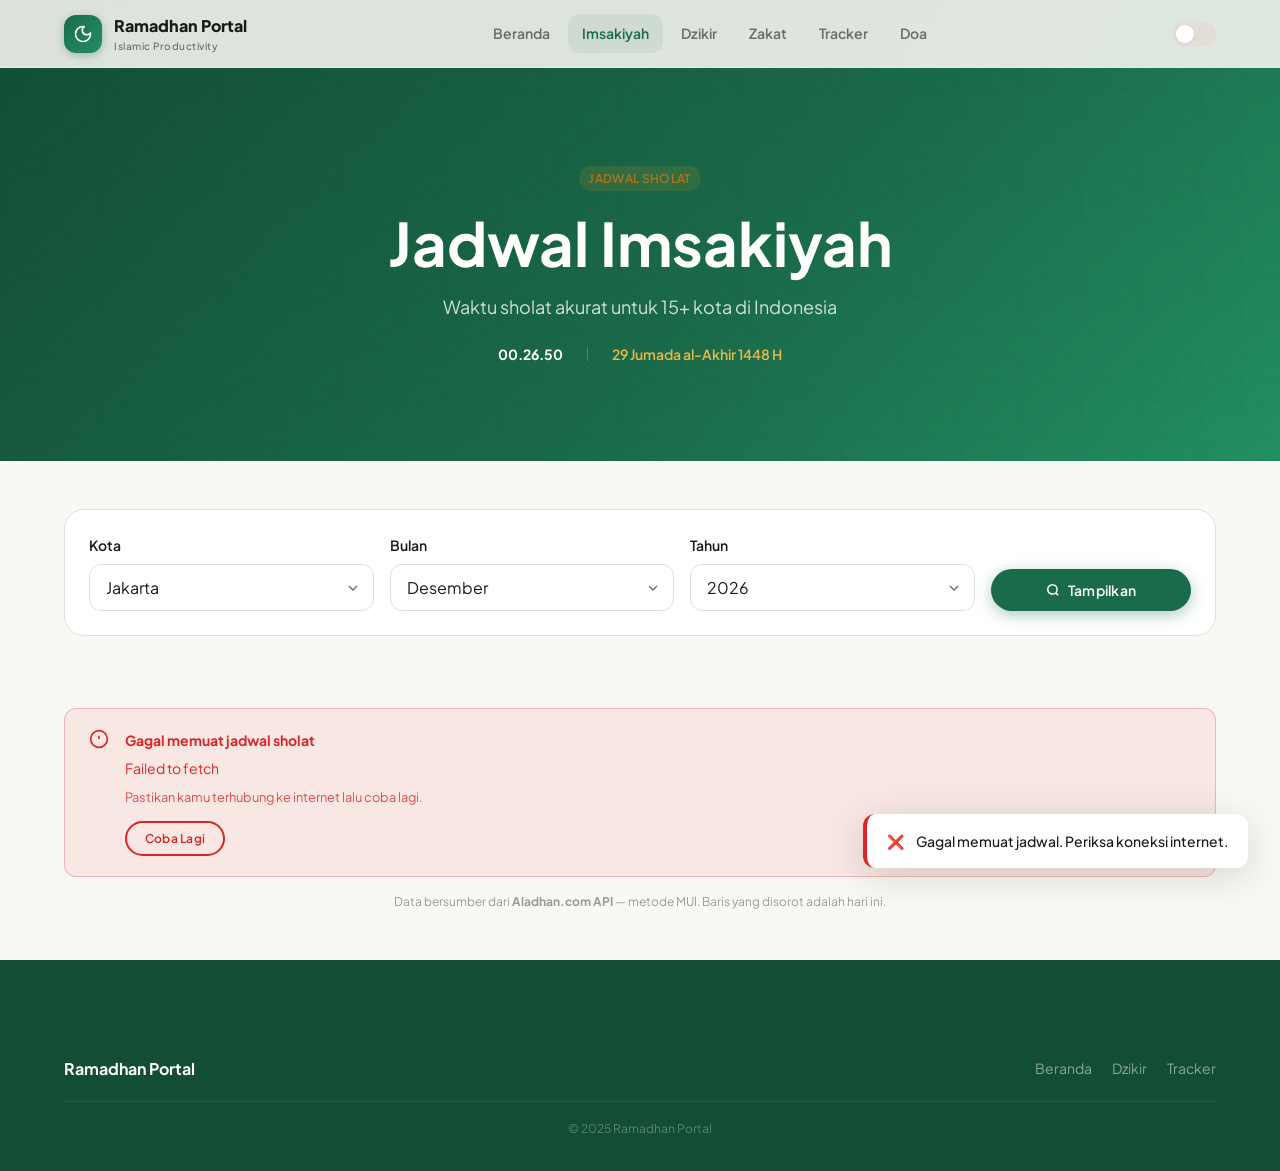
<file: RAMADHAN PORTAL/imsakiyah.html>
<!DOCTYPE html>
<html lang="id" data-theme="light">

<head>
    <meta charset="UTF-8">
    <meta name="viewport" content="width=device-width, initial-scale=1.0">
    <meta name="description"
        content="Jadwal Imsakiyah lengkap untuk 15+ kota Indonesia — waktu sholat Subuh, Dzuhur, Ashar, Maghrib, Isya akurat.">
    <title>Jadwal Imsakiyah — Ramadhan Portal</title>
    <link rel="icon" type="image/svg+xml" href="assets/logo.svg">
    <link rel="stylesheet" href="css/base.css">
    <link rel="stylesheet" href="css/components.css">
    <link rel="stylesheet" href="css/layout.css">
    <style>
        .pt-icon-svg {
            width: 28px;
            height: 28px;
            margin: 0 auto var(--space-2);
            color: var(--clr-text-muted);
            display: flex;
            align-items: center;
            justify-content: center;
        }

        .active-prayer .pt-icon-svg {
            color: #fff;
        }
    </style>
</head>

<body>
    <div class="site-wrapper">

        <nav class="navbar" role="navigation" aria-label="Main navigation">
            <div class="nav-inner">
                <a href="index.html" class="nav-logo" aria-label="Ramadhan Portal Home">
                    <div class="logo-icon">
                        <svg viewBox="0 0 24 24" fill="none" width="20" height="20">
                            <path
                                d="M12 3a9 9 0 1 0 9 9c0-.46-.04-.92-.1-1.36a5.389 5.389 0 0 1-4.4 2.26 5.403 5.403 0 0 1-3.14-9.8c-.44-.06-.9-.1-1.36-.1z"
                                stroke="white" stroke-width="2" stroke-linecap="round" stroke-linejoin="round" />
                        </svg>
                    </div>
                    <div>
                        <span class="logo-text">Ramadhan Portal</span>
                        <span class="logo-sub">Islamic Productivity</span>
                    </div>
                </a>
                <div class="nav-menu" role="list">
                    <a href="index.html" class="nav-link" data-page="index.html" role="listitem">Beranda</a>
                    <a href="imsakiyah.html" class="nav-link" data-page="imsakiyah.html" role="listitem">Imsakiyah</a>
                    <a href="dzikir.html" class="nav-link" data-page="dzikir.html" role="listitem">Dzikir</a>
                    <a href="zakat.html" class="nav-link" data-page="zakat.html" role="listitem">Zakat</a>
                    <a href="tracker.html" class="nav-link" data-page="tracker.html" role="listitem">Tracker</a>
                    <a href="prayers.html" class="nav-link" data-page="prayers.html" role="listitem">Doa</a>
                </div>
                <div class="nav-actions">
                    <button class="dark-toggle" id="dark-toggle" aria-label="Toggle dark mode"
                        aria-pressed="false"></button>
                </div>
                <button class="hamburger" aria-label="Open menu"
                    aria-expanded="false"><span></span><span></span><span></span></button>
            </div>
        </nav>
        <nav class="nav-mobile" aria-label="Mobile navigation">
            <a href="index.html" class="nav-link" data-page="index.html">Beranda</a>
            <a href="imsakiyah.html" class="nav-link" data-page="imsakiyah.html">Imsakiyah</a>
            <a href="dzikir.html" class="nav-link" data-page="dzikir.html">Dzikir Counter</a>
            <a href="zakat.html" class="nav-link" data-page="zakat.html">Kalkulator Zakat</a>
            <a href="tracker.html" class="nav-link" data-page="tracker.html">Ramadan Tracker</a>
            <a href="prayers.html" class="nav-link" data-page="prayers.html">Doa Sahur &amp; Buka</a>
        </nav>

        <main>
            <header class="page-header">
                <div class="container" style="position:relative;z-index:1">
                    <span class="badge badge-accent" style="margin-bottom:16px">Jadwal Sholat</span>
                    <h1>Jadwal Imsakiyah</h1>
                    <p>Waktu sholat akurat untuk 15+ kota di Indonesia</p>
                    <div
                        style="display:flex;align-items:center;justify-content:center;gap:24px;margin-top:20px;font-size:.875rem;color:rgba(255,255,255,.65)">
                        <span><strong id="live-clock" style="color:#fff">--:--:--</strong></span>
                        <span style="width:1px;height:14px;background:rgba(255,255,255,.2);display:inline-block"></span>
                        <span id="hijri-date" style="color:var(--clr-accent-light);font-weight:600">…</span>
                    </div>
                </div>
            </header>

            <section class="section-sm">
                <div class="container">

                    <div class="imsakiyah-controls" role="search" aria-label="Prayer time search controls">
                        <div class="form-group">
                            <label class="form-label" for="city-select">Kota</label>
                            <select class="form-control" id="city-select" aria-label="Select city"></select>
                        </div>
                        <div class="form-group">
                            <label class="form-label" for="month-select">Bulan</label>
                            <select class="form-control" id="month-select" aria-label="Select month"></select>
                        </div>
                        <div class="form-group">
                            <label class="form-label" for="year-select">Tahun</label>
                            <select class="form-control" id="year-select" aria-label="Select year"></select>
                        </div>
                        <div class="form-group" style="flex:0">
                            <label class="form-label" style="visibility:hidden">Search</label>
                            <button class="btn btn-primary" id="fetch-btn" style="white-space:nowrap">
                                <svg width="14" height="14" viewBox="0 0 24 24" fill="none" stroke="currentColor"
                                    stroke-width="2.5" aria-hidden="true">
                                    <circle cx="11" cy="11" r="8" />
                                    <path d="m21 21-4.35-4.35" />
                                </svg>
                                Tampilkan
                            </button>
                        </div>
                    </div>

                    <!-- Today's Prayer Cards -->
                    <div id="today-cards" class="prayer-time-cards" aria-label="Waktu sholat hari ini" role="list">
                    </div>

                    <!-- Skeleton -->
                    <div id="skeleton-wrap" aria-hidden="true">
                        <div
                            style="display:grid;grid-template-columns:repeat(auto-fit,minmax(160px,1fr));gap:16px;margin-bottom:32px">
                            <div class="skeleton" style="height:96px;border-radius:12px"></div>
                            <div class="skeleton" style="height:96px;border-radius:12px"></div>
                            <div class="skeleton" style="height:96px;border-radius:12px"></div>
                            <div class="skeleton" style="height:96px;border-radius:12px"></div>
                            <div class="skeleton" style="height:96px;border-radius:12px"></div>
                            <div class="skeleton" style="height:96px;border-radius:12px"></div>
                        </div>
                        <div class="skeleton" style="height:380px;border-radius:16px"></div>
                    </div>

                    <!-- Error -->
                    <div id="error-wrap" style="display:none" role="alert" aria-live="assertive">
                        <div class="alert alert-danger" style="border-radius:12px">
                            <svg width="20" height="20" viewBox="0 0 24 24" fill="none" stroke="currentColor"
                                stroke-width="2" aria-hidden="true">
                                <circle cx="12" cy="12" r="10" />
                                <line x1="12" y1="8" x2="12" y2="12" />
                                <line x1="12" y1="16" x2="12.01" y2="16" />
                            </svg>
                            <div>
                                <strong>Gagal memuat jadwal sholat</strong>
                                <p id="error-msg" style="margin-top:4px;font-size:.875rem;color:inherit"></p>
                                <p style="margin-top:6px;font-size:.8rem;color:inherit;opacity:.8">Pastikan kamu
                                    terhubung ke internet lalu coba lagi.</p>
                                <button class="btn btn-sm btn-outline"
                                    style="margin-top:12px;border-color:currentColor;color:inherit"
                                    onclick="document.getElementById('fetch-btn').click()">Coba Lagi</button>
                            </div>
                        </div>
                    </div>

                    <!-- Table -->
                    <div id="table-wrap" class="table-wrap" style="display:none" role="region"
                        aria-label="Tabel jadwal imsakiyah" aria-live="polite">
                        <table class="styled" aria-label="Jadwal Imsakiyah">
                            <thead>
                                <tr>
                                    <th scope="col">Tanggal</th>
                                    <th scope="col">Hijriah</th>
                                    <th scope="col">Imsak</th>
                                    <th scope="col">Subuh</th>
                                    <th scope="col">Terbit</th>
                                    <th scope="col">Dzuhur</th>
                                    <th scope="col">Ashar</th>
                                    <th scope="col">Maghrib</th>
                                    <th scope="col">Isya</th>
                                </tr>
                            </thead>
                            <tbody id="prayer-table-body"></tbody>
                        </table>
                    </div>

                    <p style="font-size:.75rem;color:var(--clr-text-light);text-align:center;margin-top:14px">
                        Data bersumber dari <strong>Aladhan.com API</strong> — metode MUI. Baris yang disorot adalah
                        hari ini.
                    </p>

                </div>
            </section>
        </main>

        <footer role="contentinfo">
            <div class="container">
                <div
                    style="display:flex;align-items:center;justify-content:space-between;flex-wrap:wrap;gap:16px;padding-bottom:20px;border-bottom:1px solid rgba(255,255,255,.08)">
                    <span style="font-weight:700;color:#fff">Ramadhan Portal</span>
                    <nav style="display:flex;gap:20px;flex-wrap:wrap" aria-label="Footer links">
                        <a href="index.html" style="color:rgba(255,255,255,.5);font-size:.875rem;transition:color .2s"
                            onmouseover="this.style.color='var(--clr-accent-light)'"
                            onmouseout="this.style.color='rgba(255,255,255,.5)'">Beranda</a>
                        <a href="dzikir.html" style="color:rgba(255,255,255,.5);font-size:.875rem;transition:color .2s"
                            onmouseover="this.style.color='var(--clr-accent-light)'"
                            onmouseout="this.style.color='rgba(255,255,255,.5)'">Dzikir</a>
                        <a href="tracker.html" style="color:rgba(255,255,255,.5);font-size:.875rem;transition:color .2s"
                            onmouseover="this.style.color='var(--clr-accent-light)'"
                            onmouseout="this.style.color='rgba(255,255,255,.5)'">Tracker</a>
                    </nav>
                </div>
                <p style="color:rgba(255,255,255,.3);font-size:.75rem;text-align:center;padding-top:16px">&copy; 2025
                    Ramadhan Portal</p>
            </div>
        </footer>

    </div>
    <script src="js/main.js"></script>
    <script src="js/imsakiyah.js"></script>
    <script>
        // Swap emoji icons to SVG in prayer time cards
        const PRAYER_SVG = [
            '<svg width="20" height="20" viewBox="0 0 24 24" fill="none" stroke="currentColor" stroke-width="1.8"><path d="M12 3a9 9 0 1 0 9 9c0-.46-.04-.92-.1-1.36a5.389 5.389 0 0 1-4.4 2.26 5.403 5.403 0 0 1-3.14-9.8c-.44-.06-.9-.1-1.36-.1z"/></svg>', // Imsak
            '<svg width="20" height="20" viewBox="0 0 24 24" fill="none" stroke="currentColor" stroke-width="1.8"><circle cx="12" cy="12" r="5"/><path d="M12 1v2M12 21v2M4.22 4.22l1.42 1.42M18.36 18.36l1.42 1.42M1 12h2M21 12h2M4.22 19.78l1.42-1.42M18.36 5.64l1.42-1.42"/></svg>', // Subuh
            '<svg width="20" height="20" viewBox="0 0 24 24" fill="none" stroke="currentColor" stroke-width="1.8"><circle cx="12" cy="12" r="5"/><path d="M12 1v2M12 21v2M4.22 4.22l1.42 1.42M18.36 18.36l1.42 1.42M1 12h2M21 12h2M4.22 19.78l1.42-1.42M18.36 5.64l1.42-1.42"/></svg>', // Dzuhur
            '<svg width="20" height="20" viewBox="0 0 24 24" fill="none" stroke="currentColor" stroke-width="1.8"><circle cx="12" cy="12" r="4"/><path d="M12 2v2M12 20v2M4.93 4.93l1.41 1.41M17.66 17.66l1.41 1.41M2 12h2M20 12h2M4.93 19.07l1.41-1.41M17.66 6.34l1.41-1.41"/></svg>', // Ashar
            '<svg width="20" height="20" viewBox="0 0 24 24" fill="none" stroke="currentColor" stroke-width="1.8"><path d="M17 18a5 5 0 0 0-10 0"/><line x1="12" y1="2" x2="12" y2="9"/><line x1="4.22" y1="10.22" x2="5.64" y2="11.64"/><line x1="1" y1="18" x2="3" y2="18"/><line x1="21" y1="18" x2="23" y2="18"/><line x1="18.36" y1="11.64" x2="19.78" y2="10.22"/></svg>', // Maghrib
            '<svg width="20" height="20" viewBox="0 0 24 24" fill="none" stroke="currentColor" stroke-width="1.8"><path d="M12 3a9 9 0 1 0 9 9c0-.46-.04-.92-.1-1.36a5.389 5.389 0 0 1-4.4 2.26 5.403 5.403 0 0 1-3.14-9.8c-.44-.06-.9-.1-1.36-.1z"/></svg>', // Isya
        ];
        // Override renderTodayCards to use SVG icons instead of emoji
        window.addEventListener('load', () => {
            const orig = document.getElementById('today-cards');
            if (!orig) return;
            const obs = new MutationObserver(() => {
                orig.querySelectorAll('.pt-icon').forEach((el, i) => {
                    if (el.getAttribute('data-svg-set')) return;
                    el.innerHTML = PRAYER_SVG[i] || '';
                    el.style.fontSize = 'unset';
                    el.setAttribute('data-svg-set', '1');
                });
            });
            obs.observe(orig, { childList: true, subtree: true });
        });
    </script>
</body>

</html>
</file>
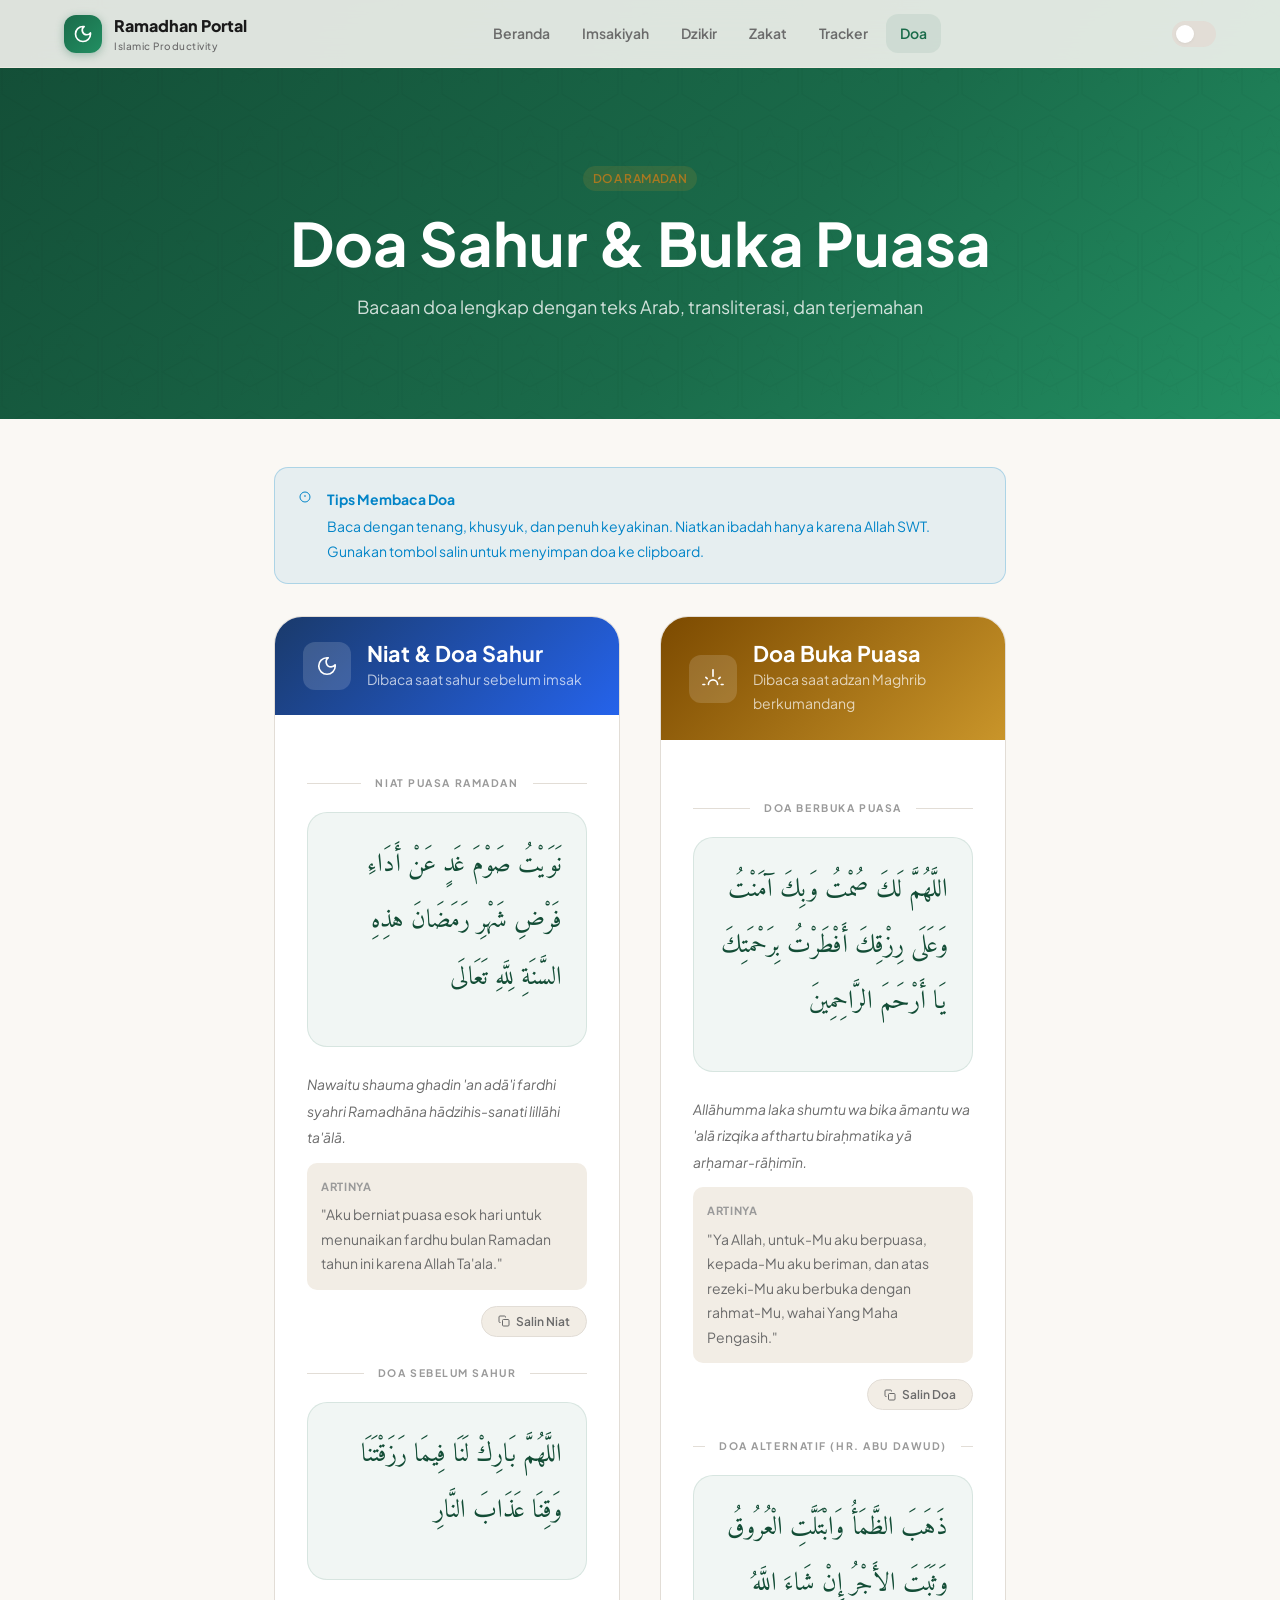
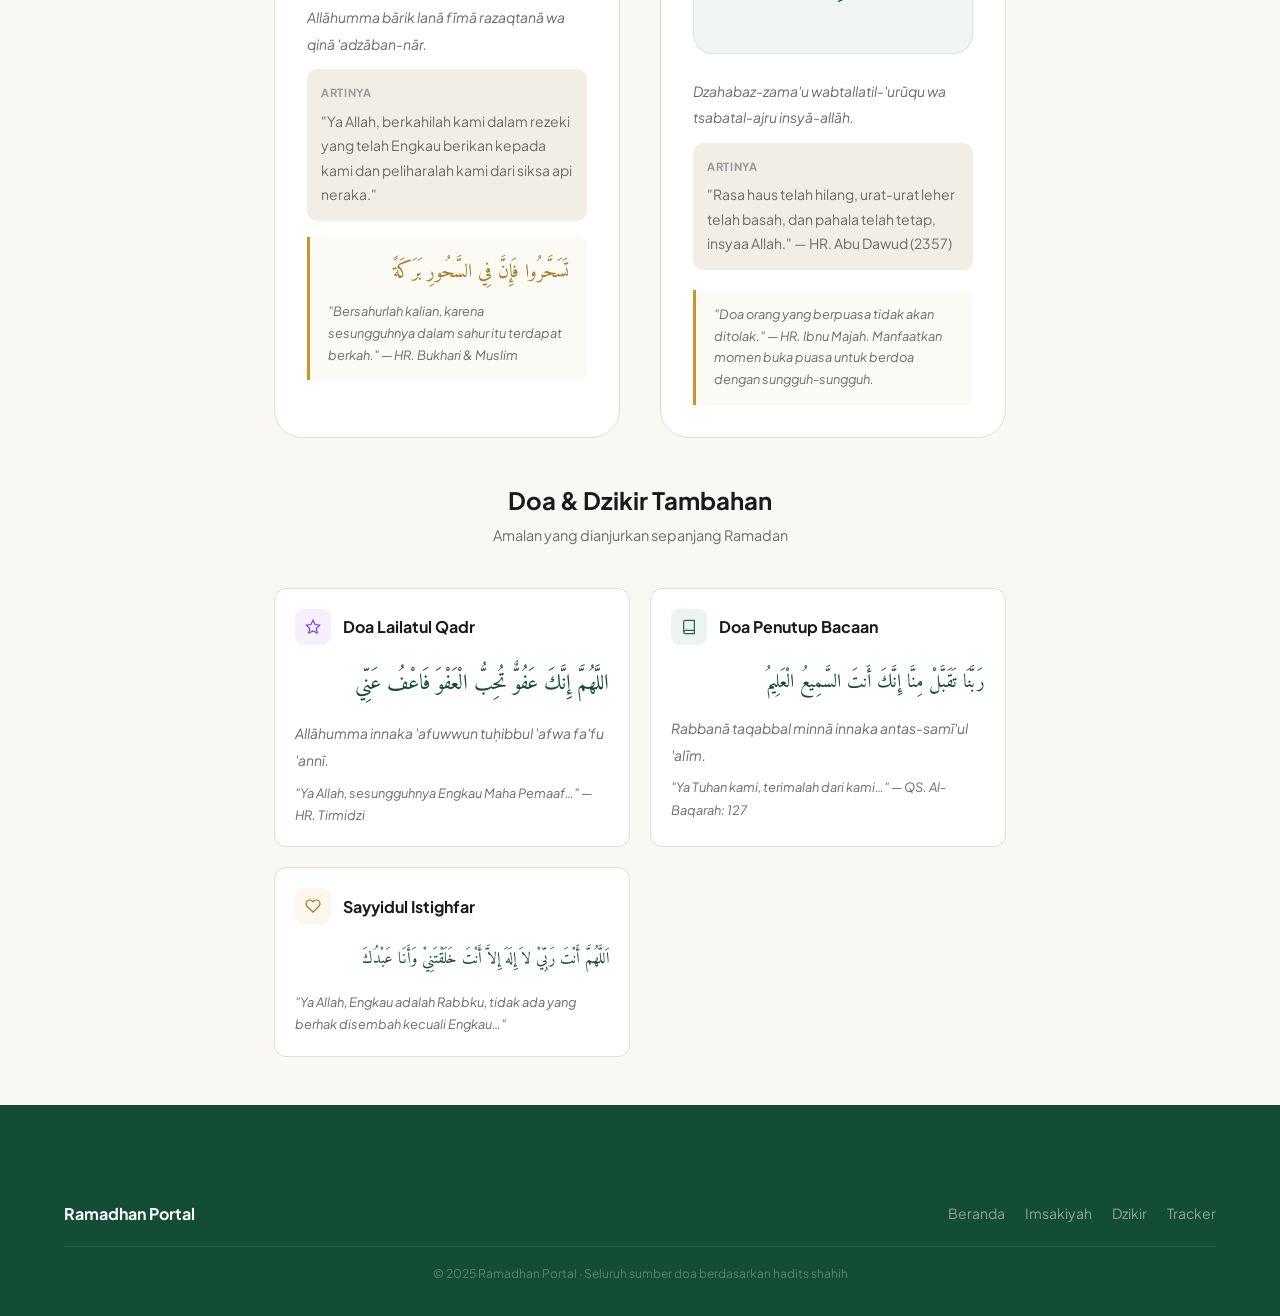
<file: RAMADHAN PORTAL/prayers.html>
<!DOCTYPE html>
<html lang="id" data-theme="light">

<head>
    <meta charset="UTF-8">
    <meta name="viewport" content="width=device-width, initial-scale=1.0">
    <meta name="description"
        content="Doa Sahur dan Buka Puasa — teks Arab, transliterasi, dan terjemahan lengkap untuk ibadah Ramadan.">
    <title>Doa Ramadan — Ramadhan Portal</title>
    <link rel="icon" type="image/svg+xml" href="assets/logo.svg">
    <link rel="stylesheet" href="css/base.css">
    <link rel="stylesheet" href="css/components.css">
    <link rel="stylesheet" href="css/layout.css">
    <style>
        .section-divider {
            display: flex;
            align-items: center;
            gap: 14px;
            font-size: .65rem;
            font-weight: 700;
            letter-spacing: .15em;
            text-transform: uppercase;
            color: var(--clr-text-light);
            margin: 28px 0 20px;
        }

        .section-divider::before,
        .section-divider::after {
            content: '';
            flex: 1;
            height: 1px;
            background: var(--clr-border);
        }

        .copy-btn {
            display: inline-flex;
            align-items: center;
            gap: 6px;
            padding: 7px 16px;
            font-size: .75rem;
            font-weight: 600;
            color: var(--clr-text-muted);
            background: var(--clr-bg-alt);
            border-radius: var(--radius-full);
            border: 1px solid var(--clr-border);
            cursor: pointer;
            transition: all var(--trans-fast);
        }

        .copy-btn:hover {
            background: var(--clr-primary);
            color: #fff;
            border-color: var(--clr-primary);
        }

        .hadith-block {
            border-left: 3px solid var(--clr-accent);
            padding: 14px 18px;
            background: rgba(201, 149, 42, .05);
            border-radius: 0 8px 8px 0;
            margin-top: 16px;
        }

        .hadith-block .arabic-text {
            font-size: 1.2rem;
            direction: rtl;
            color: var(--clr-accent-dark);
            line-height: 2.2;
            margin-bottom: 8px;
        }

        .hadith-block p {
            font-size: .8rem;
            color: var(--clr-text-muted);
            font-style: italic;
            line-height: 1.7;
        }

        .prayer-card-header {
            display: flex;
            align-items: center;
            gap: 16px;
            padding: 24px 28px;
        }

        .prayer-card-header .header-icon {
            width: 48px;
            height: 48px;
            border-radius: 12px;
            display: flex;
            align-items: center;
            justify-content: center;
            flex-shrink: 0;
        }

        .prayer-card-header.sahur {
            background: linear-gradient(135deg, #1a3a6b, #2563eb);
            color: #fff;
        }

        .prayer-card-header.iftar {
            background: linear-gradient(135deg, #7c4a00, #c9952a);
            color: #fff;
        }

        .prayer-card-header.sahur .header-icon {
            background: rgba(255, 255, 255, .15);
        }

        .prayer-card-header.iftar .header-icon {
            background: rgba(255, 255, 255, .15);
        }

        .secondary-prayers {
            display: grid;
            grid-template-columns: repeat(auto-fit, minmax(280px, 1fr));
            gap: 20px;
            margin-top: 40px;
        }
    </style>
</head>

<body>
    <div class="site-wrapper">

        <nav class="navbar" role="navigation" aria-label="Main navigation">
            <div class="nav-inner">
                <a href="index.html" class="nav-logo" aria-label="Ramadhan Portal Home">
                    <div class="logo-icon">
                        <svg viewBox="0 0 24 24" fill="none" width="20" height="20">
                            <path
                                d="M12 3a9 9 0 1 0 9 9c0-.46-.04-.92-.1-1.36a5.389 5.389 0 0 1-4.4 2.26 5.403 5.403 0 0 1-3.14-9.8c-.44-.06-.9-.1-1.36-.1z"
                                stroke="white" stroke-width="2" stroke-linecap="round" stroke-linejoin="round" />
                        </svg>
                    </div>
                    <div>
                        <span class="logo-text">Ramadhan Portal</span>
                        <span class="logo-sub">Islamic Productivity</span>
                    </div>
                </a>
                <div class="nav-menu" role="list">
                    <a href="index.html" class="nav-link" data-page="index.html" role="listitem">Beranda</a>
                    <a href="imsakiyah.html" class="nav-link" data-page="imsakiyah.html" role="listitem">Imsakiyah</a>
                    <a href="dzikir.html" class="nav-link" data-page="dzikir.html" role="listitem">Dzikir</a>
                    <a href="zakat.html" class="nav-link" data-page="zakat.html" role="listitem">Zakat</a>
                    <a href="tracker.html" class="nav-link" data-page="tracker.html" role="listitem">Tracker</a>
                    <a href="prayers.html" class="nav-link" data-page="prayers.html" role="listitem">Doa</a>
                </div>
                <div class="nav-actions">
                    <button class="dark-toggle" id="dark-toggle" aria-label="Toggle dark mode"
                        aria-pressed="false"></button>
                </div>
                <button class="hamburger" aria-label="Open menu"
                    aria-expanded="false"><span></span><span></span><span></span></button>
            </div>
        </nav>
        <nav class="nav-mobile" aria-label="Mobile navigation">
            <a href="index.html" class="nav-link" data-page="index.html">Beranda</a>
            <a href="imsakiyah.html" class="nav-link" data-page="imsakiyah.html">Imsakiyah</a>
            <a href="dzikir.html" class="nav-link" data-page="dzikir.html">Dzikir Counter</a>
            <a href="zakat.html" class="nav-link" data-page="zakat.html">Kalkulator Zakat</a>
            <a href="tracker.html" class="nav-link" data-page="tracker.html">Ramadan Tracker</a>
            <a href="prayers.html" class="nav-link" data-page="prayers.html">Doa Sahur &amp; Buka</a>
        </nav>

        <main>
            <header class="page-header">
                <div class="container" style="position:relative;z-index:1">
                    <span class="badge badge-accent" style="margin-bottom:16px">Doa Ramadan</span>
                    <h1>Doa Sahur &amp; Buka Puasa</h1>
                    <p>Bacaan doa lengkap dengan teks Arab, transliterasi, dan terjemahan</p>
                </div>
            </header>

            <section class="section-sm">
                <div class="container-sm">

                    <div class="alert alert-info" style="border-radius:14px;margin-bottom:32px">
                        <svg width="18" height="18" viewBox="0 0 24 24" fill="none" stroke="currentColor"
                            stroke-width="2" aria-hidden="true">
                            <circle cx="12" cy="12" r="10" />
                            <line x1="12" y1="8" x2="12" y2="12" />
                            <line x1="12" y1="16" x2="12.01" y2="16" />
                        </svg>
                        <div>
                            <strong>Tips Membaca Doa</strong>
                            <p style="margin-top:4px;font-size:.875rem;color:inherit">Baca dengan tenang, khusyuk, dan
                                penuh keyakinan. Niatkan ibadah hanya karena Allah SWT. Gunakan tombol salin untuk
                                menyimpan doa ke clipboard.</p>
                        </div>
                    </div>

                    <div class="prayer-layout">

                        <!-- ── SAHUR ──────────────────────────────── -->
                        <article class="prayer-card" aria-labelledby="sahur-title">
                            <div class="prayer-card-header sahur">
                                <div class="header-icon" aria-hidden="true">
                                    <svg width="22" height="22" viewBox="0 0 24 24" fill="none" stroke="white"
                                        stroke-width="1.8" stroke-linecap="round" stroke-linejoin="round">
                                        <path
                                            d="M12 3a9 9 0 1 0 9 9c0-.46-.04-.92-.1-1.36a5.389 5.389 0 0 1-4.4 2.26 5.403 5.403 0 0 1-3.14-9.8c-.44-.06-.9-.1-1.36-.1z" />
                                    </svg>
                                </div>
                                <div>
                                    <h2 id="sahur-title" style="font-size:1.35rem">Niat &amp; Doa Sahur</h2>
                                    <p style="color:rgba(255,255,255,.7);font-size:.875rem;margin:0">Dibaca saat sahur
                                        sebelum imsak</p>
                                </div>
                            </div>

                            <div class="prayer-card-body">

                                <div class="section-divider">Niat Puasa Ramadan</div>

                                <div class="dua-block arabic">
                                    <div class="arabic-text" style="font-size:1.6rem">
                                        نَوَيْتُ صَوْمَ غَدٍ عَنْ أَدَاءِ فَرْضِ شَهْرِ رَمَضَانَ هذِهِ السَّنَةِ
                                        لِلَّهِ تَعَالَى
                                    </div>
                                </div>

                                <p class="dua-transliteration">
                                    Nawaitu shauma ghadin 'an adā'i fardhi syahri Ramadhāna hādzihis-sanati lillāhi
                                    ta'ālā.
                                </p>

                                <div class="dua-translation"
                                    style="background:var(--clr-bg-alt);border-radius:10px;padding:14px;margin-bottom:16px">
                                    <strong
                                        style="font-size:.7rem;text-transform:uppercase;letter-spacing:.06em;color:var(--clr-text-light);display:block;margin-bottom:6px">Artinya</strong>
                                    "Aku berniat puasa esok hari untuk menunaikan fardhu bulan Ramadan tahun ini karena
                                    Allah Ta'ala."
                                </div>

                                <div style="display:flex;justify-content:flex-end;margin-bottom:24px">
                                    <button class="copy-btn" data-copy-target="niat" aria-label="Salin niat puasa">
                                        <svg width="12" height="12" viewBox="0 0 24 24" fill="none"
                                            stroke="currentColor" stroke-width="2" aria-hidden="true">
                                            <rect x="9" y="9" width="13" height="13" rx="2" ry="2" />
                                            <path d="M5 15H4a2 2 0 0 1-2-2V4a2 2 0 0 1 2-2h9a2 2 0 0 1 2 2v1" />
                                        </svg>
                                        Salin Niat
                                    </button>
                                </div>

                                <div class="section-divider">Doa Sebelum Sahur</div>

                                <div class="dua-block arabic">
                                    <div class="arabic-text" style="font-size:1.6rem">
                                        اللَّهُمَّ بَارِكْ لَنَا فِيمَا رَزَقْتَنَا وَقِنَا عَذَابَ النَّارِ
                                    </div>
                                </div>

                                <p class="dua-transliteration">
                                    Allāhumma bārik lanā fīmā razaqtanā wa qinā 'adzāban-nār.
                                </p>

                                <div class="dua-translation"
                                    style="background:var(--clr-bg-alt);border-radius:10px;padding:14px;margin-bottom:16px">
                                    <strong
                                        style="font-size:.7rem;text-transform:uppercase;letter-spacing:.06em;color:var(--clr-text-light);display:block;margin-bottom:6px">Artinya</strong>
                                    "Ya Allah, berkahilah kami dalam rezeki yang telah Engkau berikan kepada kami dan
                                    peliharalah kami dari siksa api neraka."
                                </div>

                                <div class="hadith-block">
                                    <div class="arabic-text">تَسَحَّرُوا فَإِنَّ فِي السَّحُورِ بَرَكَةً</div>
                                    <p>"Bersahurlah kalian, karena sesungguhnya dalam sahur itu terdapat berkah."
                                        &mdash; HR. Bukhari &amp; Muslim</p>
                                </div>

                            </div>
                        </article>

                        <!-- ── IFTAR ──────────────────────────────── -->
                        <article class="prayer-card" aria-labelledby="iftar-title">
                            <div class="prayer-card-header iftar">
                                <div class="header-icon" aria-hidden="true">
                                    <svg width="22" height="22" viewBox="0 0 24 24" fill="none" stroke="white"
                                        stroke-width="1.8" stroke-linecap="round" stroke-linejoin="round">
                                        <path d="M17 18a5 5 0 0 0-10 0" />
                                        <line x1="12" y1="2" x2="12" y2="9" />
                                        <line x1="4.22" y1="10.22" x2="5.64" y2="11.64" />
                                        <line x1="1" y1="18" x2="3" y2="18" />
                                        <line x1="21" y1="18" x2="23" y2="18" />
                                        <line x1="18.36" y1="11.64" x2="19.78" y2="10.22" />
                                    </svg>
                                </div>
                                <div>
                                    <h2 id="iftar-title" style="font-size:1.35rem">Doa Buka Puasa</h2>
                                    <p style="color:rgba(255,255,255,.7);font-size:.875rem;margin:0">Dibaca saat adzan
                                        Maghrib berkumandang</p>
                                </div>
                            </div>

                            <div class="prayer-card-body">

                                <div class="section-divider">Doa Berbuka Puasa</div>

                                <div class="dua-block arabic">
                                    <div class="arabic-text" style="font-size:1.6rem">
                                        اللَّهُمَّ لَكَ صُمْتُ وَبِكَ آمَنْتُ وَعَلَى رِزْقِكَ أَفْطَرْتُ بِرَحْمَتِكَ
                                        يَا أَرْحَمَ الرَّاحِمِينَ
                                    </div>
                                </div>

                                <p class="dua-transliteration">
                                    Allāhumma laka shumtu wa bika āmantu wa 'alā rizqika afthartu biraḥmatika yā
                                    arḥamar-rāḥimīn.
                                </p>

                                <div class="dua-translation"
                                    style="background:var(--clr-bg-alt);border-radius:10px;padding:14px;margin-bottom:16px">
                                    <strong
                                        style="font-size:.7rem;text-transform:uppercase;letter-spacing:.06em;color:var(--clr-text-light);display:block;margin-bottom:6px">Artinya</strong>
                                    "Ya Allah, untuk-Mu aku berpuasa, kepada-Mu aku beriman, dan atas rezeki-Mu aku
                                    berbuka dengan rahmat-Mu, wahai Yang Maha Pengasih."
                                </div>

                                <div style="display:flex;justify-content:flex-end;margin-bottom:24px">
                                    <button class="copy-btn" data-copy-target="buka" aria-label="Salin doa buka puasa">
                                        <svg width="12" height="12" viewBox="0 0 24 24" fill="none"
                                            stroke="currentColor" stroke-width="2" aria-hidden="true">
                                            <rect x="9" y="9" width="13" height="13" rx="2" ry="2" />
                                            <path d="M5 15H4a2 2 0 0 1-2-2V4a2 2 0 0 1 2-2h9a2 2 0 0 1 2 2v1" />
                                        </svg>
                                        Salin Doa
                                    </button>
                                </div>

                                <div class="section-divider">Doa Alternatif (HR. Abu Dawud)</div>

                                <div class="dua-block arabic">
                                    <div class="arabic-text" style="font-size:1.6rem">
                                        ذَهَبَ الظَّمَأُ وَابْتَلَّتِ الْعُرُوقُ وَثَبَتَ الأَجْرُ إِنْ شَاءَ اللَّهُ
                                    </div>
                                </div>

                                <p class="dua-transliteration">
                                    Dzahabaz-zama'u wabtallatil-'urūqu wa tsabatal-ajru insyā-allāh.
                                </p>

                                <div class="dua-translation"
                                    style="background:var(--clr-bg-alt);border-radius:10px;padding:14px">
                                    <strong
                                        style="font-size:.7rem;text-transform:uppercase;letter-spacing:.06em;color:var(--clr-text-light);display:block;margin-bottom:6px">Artinya</strong>
                                    "Rasa haus telah hilang, urat-urat leher telah basah, dan pahala telah tetap, insyaa
                                    Allah." &mdash; HR. Abu Dawud (2357)
                                </div>

                                <div class="hadith-block" style="margin-top:20px">
                                    <p>"Doa orang yang berpuasa tidak akan ditolak." &mdash; HR. Ibnu Majah. Manfaatkan
                                        momen buka puasa untuk berdoa dengan sungguh-sungguh.</p>
                                </div>

                            </div>
                        </article>

                    </div>

                    <!-- Additional Prayers -->
                    <div style="margin-top:48px">
                        <h2 style="text-align:center;font-size:1.5rem;margin-bottom:8px">Doa &amp; Dzikir Tambahan</h2>
                        <p style="text-align:center;color:var(--clr-text-muted);margin-bottom:32px;font-size:.9rem">
                            Amalan yang dianjurkan sepanjang Ramadan</p>

                        <div class="secondary-prayers">

                            <div class="card card-sm" aria-labelledby="lq-title">
                                <div style="display:flex;align-items:center;gap:12px;margin-bottom:16px">
                                    <div
                                        style="width:36px;height:36px;border-radius:9px;background:rgba(124,58,237,.08);color:#7c3aed;display:flex;align-items:center;justify-content:center">
                                        <svg width="16" height="16" viewBox="0 0 24 24" fill="none"
                                            stroke="currentColor" stroke-width="1.8" aria-hidden="true">
                                            <polygon
                                                points="12 2 15.09 8.26 22 9.27 17 14.14 18.18 21.02 12 17.77 5.82 21.02 7 14.14 2 9.27 8.91 8.26 12 2" />
                                        </svg>
                                    </div>
                                    <h4 id="lq-title" style="font-size:1rem">Doa Lailatul Qadr</h4>
                                </div>
                                <div class="arabic-text"
                                    style="font-size:1.35rem;color:var(--clr-primary-dark);margin-bottom:12px">
                                    اللَّهُمَّ إِنَّكَ عَفُوٌّ تُحِبُّ الْعَفْوَ فَاعْفُ عَنِّي
                                </div>
                                <p class="dua-transliteration" style="margin-bottom:8px">Allāhumma innaka 'afuwwun
                                    tuḥibbul 'afwa fa'fu 'annī.</p>
                                <p style="font-size:.8rem;color:var(--clr-text-muted);font-style:italic">"Ya Allah,
                                    sesungguhnya Engkau Maha Pemaaf…" &mdash; HR. Tirmidzi</p>
                            </div>

                            <div class="card card-sm" aria-labelledby="khatam-title">
                                <div style="display:flex;align-items:center;gap:12px;margin-bottom:16px">
                                    <div
                                        style="width:36px;height:36px;border-radius:9px;background:rgba(26,107,74,.08);color:var(--clr-primary);display:flex;align-items:center;justify-content:center">
                                        <svg width="16" height="16" viewBox="0 0 24 24" fill="none"
                                            stroke="currentColor" stroke-width="1.8" aria-hidden="true">
                                            <path d="M4 19.5A2.5 2.5 0 0 1 6.5 17H20" />
                                            <path d="M6.5 2H20v20H6.5A2.5 2.5 0 0 1 4 19.5v-15A2.5 2.5 0 0 1 6.5 2z" />
                                        </svg>
                                    </div>
                                    <h4 id="khatam-title" style="font-size:1rem">Doa Penutup Bacaan</h4>
                                </div>
                                <div class="arabic-text"
                                    style="font-size:1.2rem;color:var(--clr-primary-dark);margin-bottom:12px;line-height:2.2">
                                    رَبَّنَا تَقَبَّلْ مِنَّا إِنَّكَ أَنتَ السَّمِيعُ الْعَلِيمُ
                                </div>
                                <p class="dua-transliteration" style="margin-bottom:8px">Rabbanā taqabbal minnā innaka
                                    antas-samī'ul 'alīm.</p>
                                <p style="font-size:.8rem;color:var(--clr-text-muted);font-style:italic">"Ya Tuhan kami,
                                    terimalah dari kami…" &mdash; QS. Al-Baqarah: 127</p>
                            </div>

                            <div class="card card-sm" aria-labelledby="istig-title">
                                <div style="display:flex;align-items:center;gap:12px;margin-bottom:16px">
                                    <div
                                        style="width:36px;height:36px;border-radius:9px;background:rgba(201,149,42,.08);color:var(--clr-accent-dark);display:flex;align-items:center;justify-content:center">
                                        <svg width="16" height="16" viewBox="0 0 24 24" fill="none"
                                            stroke="currentColor" stroke-width="1.8" aria-hidden="true">
                                            <path
                                                d="M20.84 4.61a5.5 5.5 0 0 0-7.78 0L12 5.67l-1.06-1.06a5.5 5.5 0 0 0-7.78 7.78l1.06 1.06L12 21.23l7.78-7.78 1.06-1.06a5.5 5.5 0 0 0 0-7.78z" />
                                        </svg>
                                    </div>
                                    <h4 id="istig-title" style="font-size:1rem">Sayyidul Istighfar</h4>
                                </div>
                                <div class="arabic-text"
                                    style="font-size:1rem;color:var(--clr-primary-dark);margin-bottom:12px;line-height:2.4">
                                    اَللَّهُمَّ أَنْتَ رَبِّيْ لاَ إِلَهَ إِلاَّ أَنْتَ خَلَقْتَنِيْ وَأَنَا عَبْدُكَ
                                </div>
                                <p style="font-size:.8rem;color:var(--clr-text-muted);font-style:italic">"Ya Allah,
                                    Engkau adalah Rabbku, tidak ada yang berhak disembah kecuali Engkau…"</p>
                            </div>

                        </div>
                    </div>

                </div>
            </section>
        </main>

        <footer role="contentinfo">
            <div class="container">
                <div
                    style="display:flex;align-items:center;justify-content:space-between;flex-wrap:wrap;gap:16px;padding-bottom:20px;border-bottom:1px solid rgba(255,255,255,.08)">
                    <span style="font-weight:700;color:#fff">Ramadhan Portal</span>
                    <nav style="display:flex;gap:20px;flex-wrap:wrap" aria-label="Footer links">
                        <a href="index.html" style="color:rgba(255,255,255,.5);font-size:.875rem">Beranda</a>
                        <a href="imsakiyah.html" style="color:rgba(255,255,255,.5);font-size:.875rem">Imsakiyah</a>
                        <a href="dzikir.html" style="color:rgba(255,255,255,.5);font-size:.875rem">Dzikir</a>
                        <a href="tracker.html" style="color:rgba(255,255,255,.5);font-size:.875rem">Tracker</a>
                    </nav>
                </div>
                <p style="color:rgba(255,255,255,.3);font-size:.75rem;text-align:center;padding-top:16px">&copy; 2025
                    Ramadhan Portal &middot; Seluruh sumber doa berdasarkan hadits shahih</p>
            </div>
        </footer>

    </div>
    <script src="js/main.js"></script>
    <script>
        // Professional copy handler using SVG icon buttons
        document.querySelectorAll('.copy-btn').forEach(btn => {
            btn.addEventListener('click', () => {
                const block = btn.closest('.prayer-card-body, article');
                const arabic = block?.querySelector('.arabic-text')?.textContent?.trim();
                const latin = block?.querySelector('.dua-transliteration')?.textContent?.trim();
                const text = [arabic, latin].filter(Boolean).join('\n');
                if (text) {
                    navigator.clipboard?.writeText(text).then(() => {
                        const orig = btn.innerHTML;
                        btn.textContent = 'Disalin!';
                        setTimeout(() => { btn.innerHTML = orig; }, 2000);
                        window.RP?.showToast('Doa berhasil disalin', 'success');
                    });
                }
            });
        });
    </script>
</body>

</html>
</file>
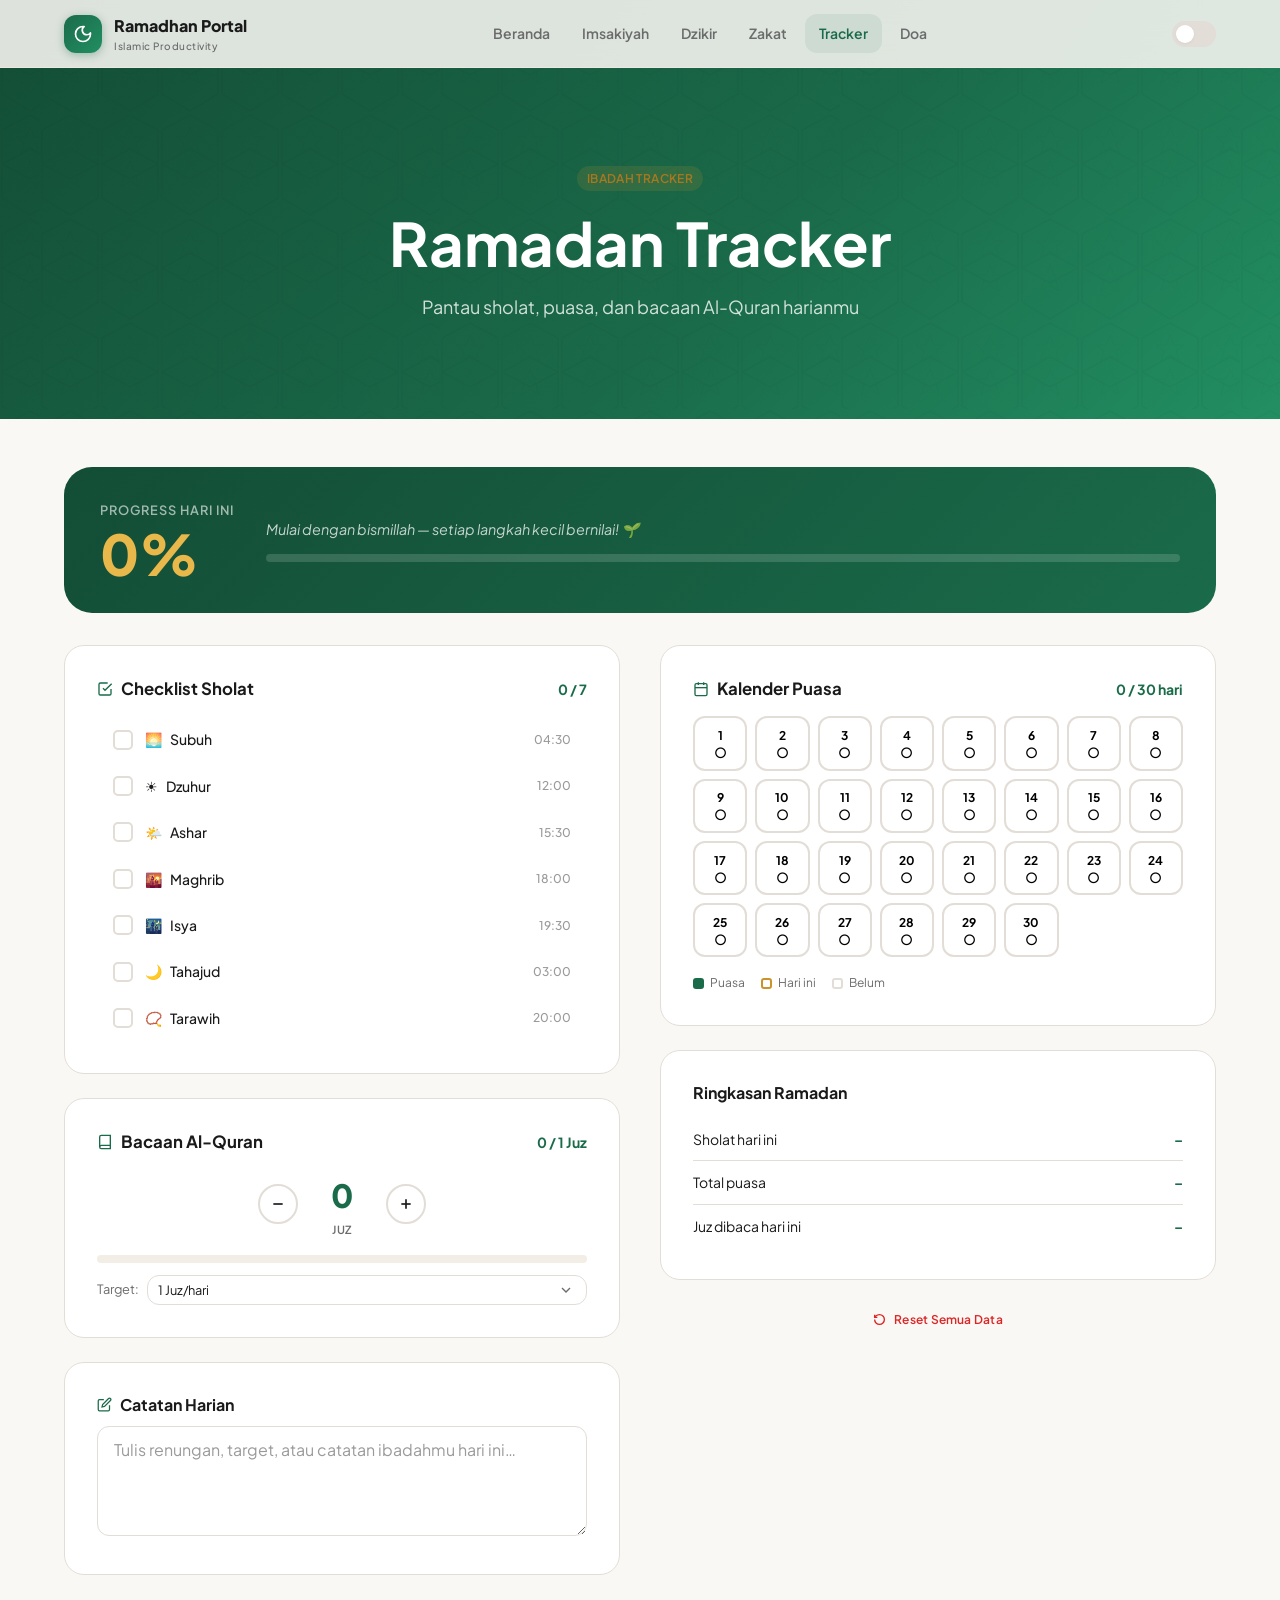
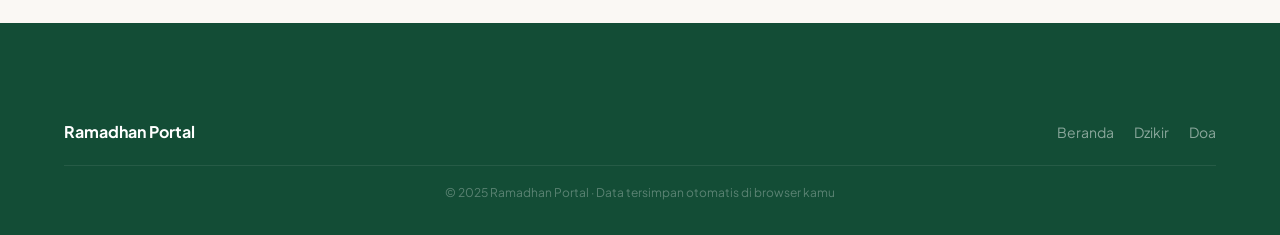
<file: RAMADHAN PORTAL/tracker.html>
<!DOCTYPE html>
<html lang="id" data-theme="light">

<head>
    <meta charset="UTF-8">
    <meta name="viewport" content="width=device-width, initial-scale=1.0">
    <meta name="description"
        content="Ramadan Tracker — pantau sholat, puasa, dan bacaan Al-Quran selama Ramadan. Progress tersimpan otomatis.">
    <title>Ramadan Tracker — Ramadhan Portal</title>
    <link rel="icon" type="image/svg+xml" href="assets/logo.svg">
    <link rel="stylesheet" href="css/base.css">
    <link rel="stylesheet" href="css/components.css">
    <link rel="stylesheet" href="css/layout.css">
    <style>
        .overall-widget {
            background: linear-gradient(135deg, var(--clr-primary-dark), var(--clr-primary));
            border-radius: var(--radius-xl);
            padding: 32px 36px;
            color: #fff;
            display: flex;
            align-items: center;
            gap: 32px;
            margin-bottom: 32px;
            flex-wrap: wrap;
        }

        .overall-pct {
            font-size: 3.5rem;
            font-weight: 800;
            color: var(--clr-accent-light);
            line-height: 1;
            flex-shrink: 0;
        }

        .quran-controls {
            display: flex;
            align-items: center;
            gap: 12px;
            justify-content: center;
            margin: 16px 0;
        }

        .quran-btn {
            width: 40px;
            height: 40px;
            border-radius: 50%;
            border: 2px solid var(--clr-border);
            background: var(--clr-bg-card);
            font-size: 1.3rem;
            cursor: pointer;
            transition: all var(--trans-fast);
            display: flex;
            align-items: center;
            justify-content: center;
            font-weight: 700;
            color: var(--clr-text);
        }

        .quran-btn:hover {
            border-color: var(--clr-primary);
            background: var(--clr-primary);
            color: #fff;
        }

        .stat-row {
            display: flex;
            justify-content: space-between;
            align-items: center;
            padding: 10px 0;
            border-bottom: 1px solid var(--clr-border);
            font-size: .875rem;
        }

        .stat-row:last-child {
            border-bottom: none;
        }

        .stat-row strong {
            color: var(--clr-primary);
        }
    </style>
</head>

<body>
    <div class="site-wrapper">

        <nav class="navbar" role="navigation" aria-label="Main navigation">
            <div class="nav-inner">
                <a href="index.html" class="nav-logo" aria-label="Ramadhan Portal Home">
                    <div class="logo-icon">
                        <svg viewBox="0 0 24 24" fill="none" width="20" height="20">
                            <path
                                d="M12 3a9 9 0 1 0 9 9c0-.46-.04-.92-.1-1.36a5.389 5.389 0 0 1-4.4 2.26 5.403 5.403 0 0 1-3.14-9.8c-.44-.06-.9-.1-1.36-.1z"
                                stroke="white" stroke-width="2" stroke-linecap="round" stroke-linejoin="round" />
                        </svg>
                    </div>
                    <div>
                        <span class="logo-text">Ramadhan Portal</span>
                        <span class="logo-sub">Islamic Productivity</span>
                    </div>
                </a>
                <div class="nav-menu" role="list">
                    <a href="index.html" class="nav-link" data-page="index.html" role="listitem">Beranda</a>
                    <a href="imsakiyah.html" class="nav-link" data-page="imsakiyah.html" role="listitem">Imsakiyah</a>
                    <a href="dzikir.html" class="nav-link" data-page="dzikir.html" role="listitem">Dzikir</a>
                    <a href="zakat.html" class="nav-link" data-page="zakat.html" role="listitem">Zakat</a>
                    <a href="tracker.html" class="nav-link" data-page="tracker.html" role="listitem">Tracker</a>
                    <a href="prayers.html" class="nav-link" data-page="prayers.html" role="listitem">Doa</a>
                </div>
                <div class="nav-actions">
                    <button class="dark-toggle" id="dark-toggle" aria-label="Toggle dark mode"
                        aria-pressed="false"></button>
                </div>
                <button class="hamburger" aria-label="Open menu"
                    aria-expanded="false"><span></span><span></span><span></span></button>
            </div>
        </nav>
        <nav class="nav-mobile" aria-label="Mobile navigation">
            <a href="index.html" class="nav-link" data-page="index.html">Beranda</a>
            <a href="imsakiyah.html" class="nav-link" data-page="imsakiyah.html">Imsakiyah</a>
            <a href="dzikir.html" class="nav-link" data-page="dzikir.html">Dzikir Counter</a>
            <a href="zakat.html" class="nav-link" data-page="zakat.html">Kalkulator Zakat</a>
            <a href="tracker.html" class="nav-link" data-page="tracker.html">Ramadan Tracker</a>
            <a href="prayers.html" class="nav-link" data-page="prayers.html">Doa Sahur &amp; Buka</a>
        </nav>

        <main>
            <header class="page-header">
                <div class="container" style="position:relative;z-index:1">
                    <span class="badge badge-accent" style="margin-bottom:16px">Ibadah Tracker</span>
                    <h1>Ramadan Tracker</h1>
                    <p>Pantau sholat, puasa, dan bacaan Al-Quran harianmu</p>
                </div>
            </header>

            <section class="section-sm">
                <div class="container">

                    <!-- Overall Widget -->
                    <div class="overall-widget" role="region" aria-label="Overall progress">
                        <div>
                            <p
                                style="color:rgba(255,255,255,.6);font-size:.8rem;margin-bottom:4px;font-weight:600;text-transform:uppercase;letter-spacing:.08em">
                                Progress Hari Ini</p>
                            <div id="overall-pct" class="overall-pct" aria-live="polite">0%</div>
                        </div>
                        <div style="flex:1;min-width:200px">
                            <p id="motivational-msg"
                                style="color:rgba(255,255,255,.75);font-size:.9rem;font-style:italic;margin-bottom:12px">
                            </p>
                            <div class="progress" style="height:8px;background:rgba(255,255,255,.15)">
                                <div id="overall-bar" class="progress-bar" style="background:var(--clr-accent-light)"
                                    role="progressbar" aria-valuenow="0" aria-valuemin="0" aria-valuemax="100"
                                    aria-label="Overall progress"></div>
                            </div>
                        </div>
                    </div>

                    <div class="tracker-layout">

                        <!-- LEFT -->
                        <div class="tracker-col">

                            <!-- Prayer Checklist -->
                            <div class="card" aria-labelledby="prayer-heading">
                                <div
                                    style="display:flex;justify-content:space-between;align-items:center;margin-bottom:16px">
                                    <h3 id="prayer-heading"
                                        style="font-size:1.05rem;display:flex;align-items:center;gap:8px">
                                        <svg width="16" height="16" viewBox="0 0 24 24" fill="none"
                                            stroke="var(--clr-primary)" stroke-width="2" aria-hidden="true">
                                            <polyline points="9 11 12 14 22 4" />
                                            <path d="M21 12v7a2 2 0 0 1-2 2H5a2 2 0 0 1-2-2V5a2 2 0 0 1 2-2h11" />
                                        </svg>
                                        Checklist Sholat
                                    </h3>
                                    <span id="total-prayers-done"
                                        style="font-size:.875rem;font-weight:700;color:var(--clr-primary)"
                                        aria-live="polite">0 / 7</span>
                                </div>
                                <div id="prayer-list" role="group" aria-label="Prayer checklist"></div>
                            </div>

                            <!-- Quran Progress -->
                            <div class="card" aria-labelledby="quran-heading">
                                <div
                                    style="display:flex;justify-content:space-between;align-items:center;margin-bottom:16px">
                                    <h3 id="quran-heading"
                                        style="font-size:1.05rem;display:flex;align-items:center;gap:8px">
                                        <svg width="16" height="16" viewBox="0 0 24 24" fill="none"
                                            stroke="var(--clr-primary)" stroke-width="2" aria-hidden="true">
                                            <path d="M4 19.5A2.5 2.5 0 0 1 6.5 17H20" />
                                            <path d="M6.5 2H20v20H6.5A2.5 2.5 0 0 1 4 19.5v-15A2.5 2.5 0 0 1 6.5 2z" />
                                        </svg>
                                        Bacaan Al-Quran
                                    </h3>
                                    <span id="quran-count"
                                        style="font-size:.875rem;font-weight:700;color:var(--clr-primary)"
                                        aria-live="polite">0 / 1 Juz</span>
                                </div>
                                <div class="quran-controls">
                                    <button class="quran-btn" id="quran-minus" aria-label="Kurangi juz">
                                        <svg width="16" height="16" viewBox="0 0 24 24" fill="none"
                                            stroke="currentColor" stroke-width="2.5" aria-hidden="true">
                                            <line x1="5" y1="12" x2="19" y2="12" />
                                        </svg>
                                    </button>
                                    <div style="text-align:center;min-width:64px">
                                        <div style="font-size:2rem;font-weight:800;color:var(--clr-primary)"
                                            aria-live="polite" id="quran-juz-display">0</div>
                                        <div
                                            style="font-size:.7rem;color:var(--clr-text-muted);font-weight:600;letter-spacing:.05em;text-transform:uppercase">
                                            Juz</div>
                                    </div>
                                    <button class="quran-btn" id="quran-plus" aria-label="Tambah juz">
                                        <svg width="16" height="16" viewBox="0 0 24 24" fill="none"
                                            stroke="currentColor" stroke-width="2.5" aria-hidden="true">
                                            <line x1="12" y1="5" x2="12" y2="19" />
                                            <line x1="5" y1="12" x2="19" y2="12" />
                                        </svg>
                                    </button>
                                </div>
                                <div id="quran-progress" class="progress" role="progressbar" aria-label="Quran progress"
                                    aria-valuemin="0" aria-valuemax="100" aria-valuenow="0">
                                    <div id="quran-bar" class="progress-bar accent" style="width:0%"></div>
                                </div>
                                <div style="margin-top:12px;display:flex;gap:8px;align-items:center">
                                    <span style="font-size:.8rem;color:var(--clr-text-muted)">Target:</span>
                                    <select id="quran-target" class="form-control"
                                        style="flex:1;font-size:.8rem;padding:6px 10px"
                                        aria-label="Target bacaan Quran">
                                        <option value="1">1 Juz/hari</option>
                                        <option value="2">2 Juz/hari</option>
                                        <option value="3">3 Juz/hari</option>
                                        <option value="5">5 Juz/hari</option>
                                    </select>
                                </div>
                            </div>

                            <!-- Notes -->
                            <div class="card" aria-labelledby="notes-heading">
                                <h3 id="notes-heading"
                                    style="font-size:1rem;margin-bottom:12px;display:flex;align-items:center;gap:8px">
                                    <svg width="15" height="15" viewBox="0 0 24 24" fill="none"
                                        stroke="var(--clr-primary)" stroke-width="2" aria-hidden="true">
                                        <path d="M11 4H4a2 2 0 0 0-2 2v14a2 2 0 0 0 2 2h14a2 2 0 0 0 2-2v-7" />
                                        <path d="M18.5 2.5a2.121 2.121 0 0 1 3 3L12 15l-4 1 1-4 9.5-9.5z" />
                                    </svg>
                                    Catatan Harian
                                </h3>
                                <textarea id="tracker-notes" class="form-control" rows="4"
                                    placeholder="Tulis renungan, target, atau catatan ibadahmu hari ini…"
                                    style="resize:vertical" aria-label="Catatan harian"></textarea>
                            </div>

                        </div>

                        <!-- RIGHT -->
                        <div class="tracker-col">

                            <!-- Fasting Calendar -->
                            <div class="card" aria-labelledby="fasting-heading">
                                <div
                                    style="display:flex;justify-content:space-between;align-items:center;margin-bottom:16px">
                                    <h3 id="fasting-heading"
                                        style="font-size:1.05rem;display:flex;align-items:center;gap:8px">
                                        <svg width="16" height="16" viewBox="0 0 24 24" fill="none"
                                            stroke="var(--clr-primary)" stroke-width="2" aria-hidden="true">
                                            <rect x="3" y="4" width="18" height="18" rx="2" ry="2" />
                                            <line x1="16" y1="2" x2="16" y2="6" />
                                            <line x1="8" y1="2" x2="8" y2="6" />
                                            <line x1="3" y1="10" x2="21" y2="10" />
                                        </svg>
                                        Kalender Puasa
                                    </h3>
                                    <span id="fasting-count"
                                        style="font-size:.875rem;font-weight:700;color:var(--clr-primary)"
                                        aria-live="polite">0 / 30 hari</span>
                                </div>
                                <div id="fasting-grid" class="fasting-grid" role="grid" aria-label="Fasting calendar">
                                </div>
                                <div
                                    style="display:flex;gap:16px;margin-top:16px;font-size:.75rem;color:var(--clr-text-muted)">
                                    <div style="display:flex;align-items:center;gap:6px">
                                        <div
                                            style="width:11px;height:11px;border-radius:3px;background:var(--clr-primary)">
                                        </div>
                                        Puasa
                                    </div>
                                    <div style="display:flex;align-items:center;gap:6px">
                                        <div
                                            style="width:11px;height:11px;border-radius:3px;border:2px solid var(--clr-accent)">
                                        </div>
                                        Hari ini
                                    </div>
                                    <div style="display:flex;align-items:center;gap:6px">
                                        <div
                                            style="width:11px;height:11px;border-radius:3px;border:2px solid var(--clr-border)">
                                        </div>
                                        Belum
                                    </div>
                                </div>
                            </div>

                            <!-- Stats -->
                            <div class="card" aria-labelledby="stats-heading">
                                <h3 id="stats-heading" style="font-size:1rem;margin-bottom:16px">Ringkasan Ramadan</h3>
                                <div>
                                    <div class="stat-row">
                                        <span>Sholat hari ini</span>
                                        <strong id="stat-prayers">–</strong>
                                    </div>
                                    <div class="stat-row">
                                        <span>Total puasa</span>
                                        <strong id="stat-fasting">–</strong>
                                    </div>
                                    <div class="stat-row">
                                        <span>Juz dibaca hari ini</span>
                                        <strong id="stat-quran">–</strong>
                                    </div>
                                </div>
                            </div>

                            <!-- Reset -->
                            <div style="text-align:center">
                                <button id="btn-reset-tracker" class="btn btn-ghost btn-sm"
                                    style="color:var(--clr-danger)" aria-label="Reset semua data tracker">
                                    <svg width="13" height="13" viewBox="0 0 24 24" fill="none" stroke="currentColor"
                                        stroke-width="2.5" aria-hidden="true">
                                        <path d="M3 12a9 9 0 1 0 9-9 9.75 9.75 0 0 0-6.74 2.74L3 8" />
                                        <path d="M3 3v5h5" />
                                    </svg>
                                    Reset Semua Data
                                </button>
                            </div>
                        </div>

                    </div>
                </div>
            </section>
        </main>

        <footer role="contentinfo">
            <div class="container">
                <div
                    style="display:flex;align-items:center;justify-content:space-between;flex-wrap:wrap;gap:16px;padding-bottom:20px;border-bottom:1px solid rgba(255,255,255,.08)">
                    <span style="font-weight:700;color:#fff">Ramadhan Portal</span>
                    <nav style="display:flex;gap:20px" aria-label="Footer links">
                        <a href="index.html" style="color:rgba(255,255,255,.5);font-size:.875rem">Beranda</a>
                        <a href="dzikir.html" style="color:rgba(255,255,255,.5);font-size:.875rem">Dzikir</a>
                        <a href="prayers.html" style="color:rgba(255,255,255,.5);font-size:.875rem">Doa</a>
                    </nav>
                </div>
                <p style="color:rgba(255,255,255,.3);font-size:.75rem;text-align:center;padding-top:16px">&copy; 2025
                    Ramadhan Portal &middot; Data tersimpan otomatis di browser kamu</p>
            </div>
        </footer>

    </div>
    <script src="js/main.js"></script>
    <script src="js/tracker.js"></script>
</body>

</html>
</file>
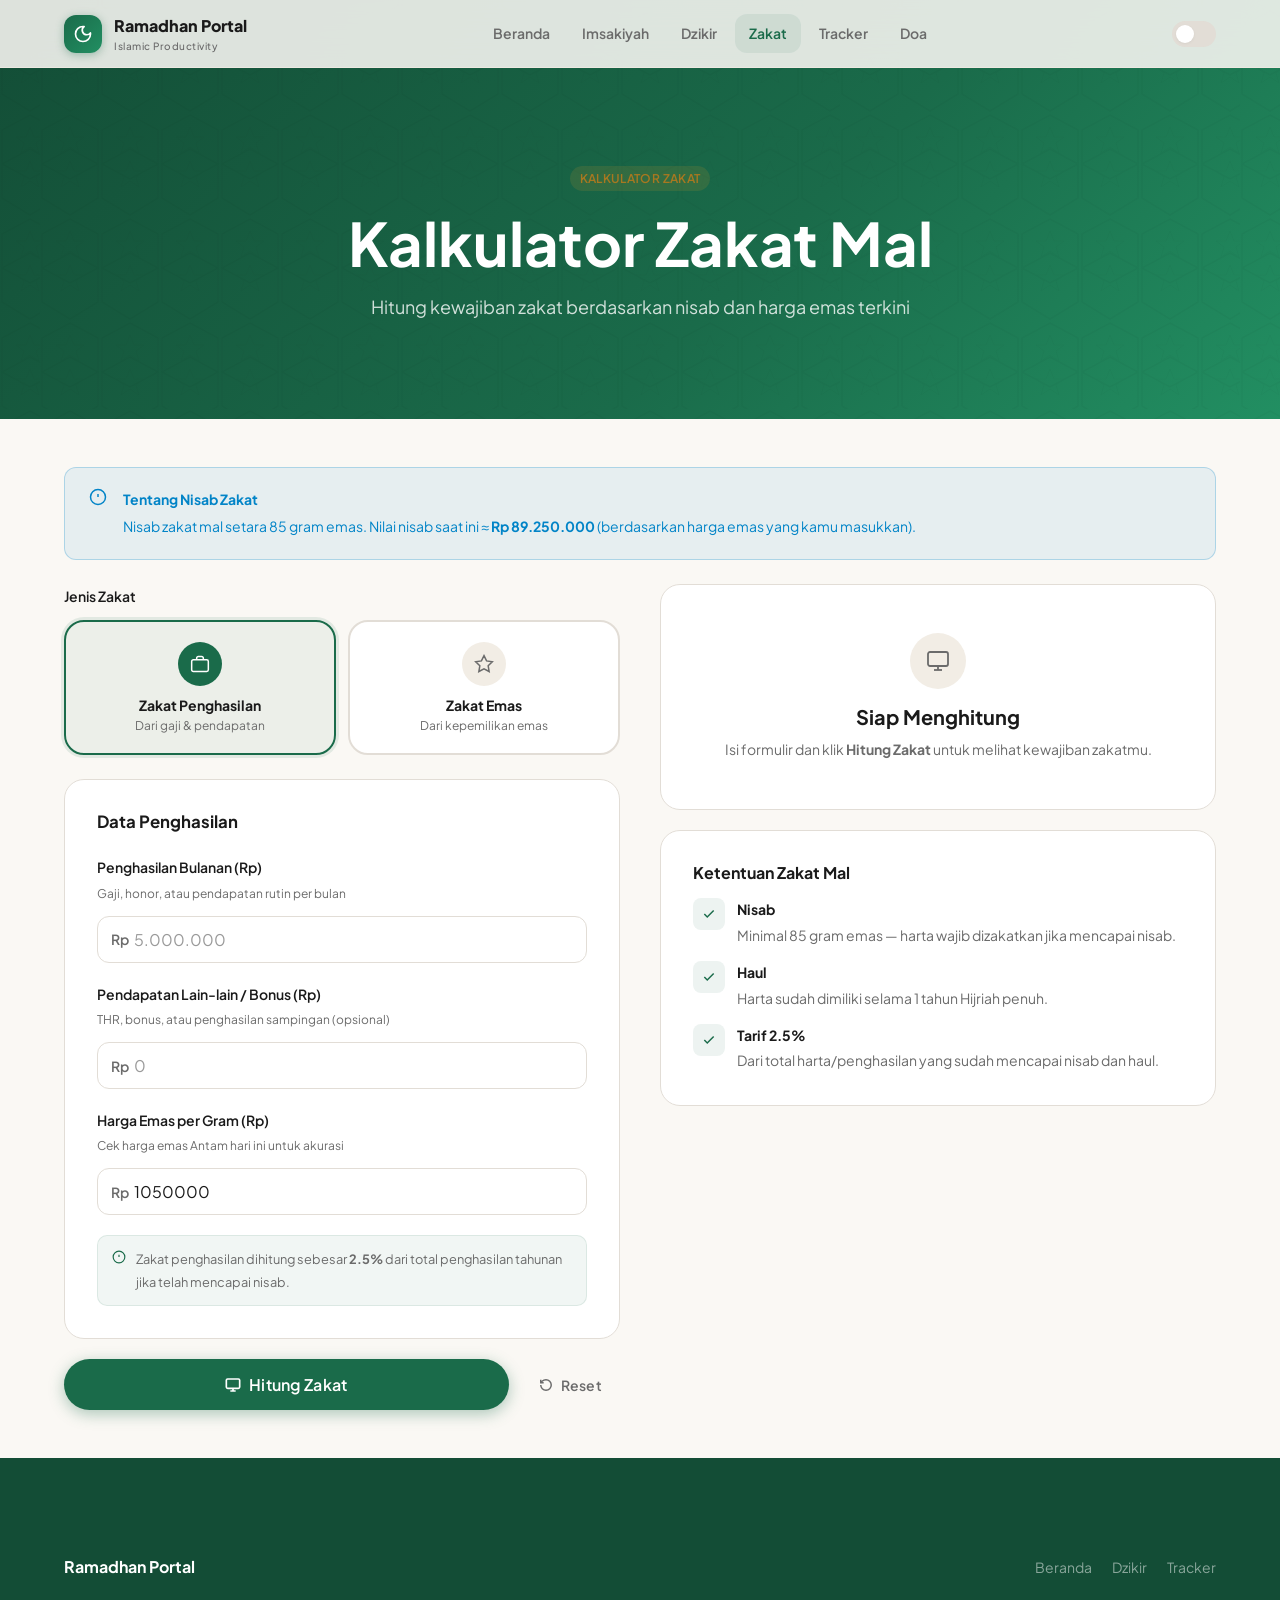
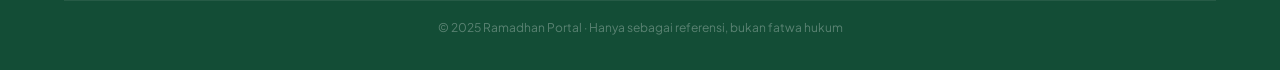
<file: RAMADHAN PORTAL/zakat.html>
<!DOCTYPE html>
<html lang="id" data-theme="light">

<head>
    <meta charset="UTF-8">
    <meta name="viewport" content="width=device-width, initial-scale=1.0">
    <meta name="description"
        content="Kalkulator Zakat Mal dan Zakat Emas — hitung zakat penghasilan dan emas berdasarkan nisab terkini.">
    <title>Kalkulator Zakat — Ramadhan Portal</title>
    <link rel="icon" type="image/svg+xml" href="assets/logo.svg">
    <link rel="stylesheet" href="css/base.css">
    <link rel="stylesheet" href="css/components.css">
    <link rel="stylesheet" href="css/layout.css">
    <style>
        .zakat-type-btn {
            flex: 1;
            padding: 20px 16px;
            border: 2px solid var(--clr-border);
            border-radius: var(--radius-lg);
            background: var(--clr-bg-card);
            cursor: pointer;
            transition: all var(--trans-base);
            text-align: center;
        }

        .zakat-type-btn:hover {
            border-color: var(--clr-primary);
            transform: translateY(-2px);
            box-shadow: var(--shadow-sm);
        }

        .zakat-type-btn.active {
            border-color: var(--clr-primary);
            background: rgba(26, 107, 74, .06);
            box-shadow: 0 0 0 3px rgba(26, 107, 74, .1);
        }

        .zakat-type-btn .type-icon-wrap {
            width: 44px;
            height: 44px;
            border-radius: 50%;
            background: var(--clr-bg-alt);
            display: flex;
            align-items: center;
            justify-content: center;
            margin: 0 auto 10px;
            color: var(--clr-text-muted);
            transition: all var(--trans-fast);
        }

        .zakat-type-btn.active .type-icon-wrap {
            background: var(--clr-primary);
            color: #fff;
        }

        .result-panel-inner {
            background: linear-gradient(135deg, var(--clr-primary-dark), var(--clr-primary));
            border-radius: var(--radius-xl);
            padding: 40px 32px;
            color: #fff;
            text-align: center;
            position: sticky;
            top: calc(var(--nav-h) + 24px);
        }

        .result-panel-inner.belum-wajib {
            background: linear-gradient(135deg, #374151, #4b5563);
        }

        .status-badge {
            display: inline-block;
            padding: 8px 20px;
            border-radius: var(--radius-full);
            font-size: var(--text-sm);
            font-weight: 700;
            background: rgba(255, 255, 255, .15);
            margin-bottom: 20px;
        }

        .zakat-amount {
            font-size: 2.8rem;
            font-weight: 800;
            color: var(--clr-accent-light);
            line-height: 1;
            margin: 16px 0;
            word-break: break-all;
        }

        .nisab-info {
            background: rgba(255, 255, 255, .08);
            border-radius: var(--radius-md);
            padding: 12px 16px;
            margin-top: 16px;
            font-size: var(--text-sm);
            color: rgba(255, 255, 255, .65);
            text-align: left;
        }

        .nisab-info p+p {
            margin-top: 4px;
        }

        .rp-prefix {
            position: absolute;
            left: 14px;
            top: 50%;
            transform: translateY(-50%);
            font-size: .875rem;
            color: var(--clr-text-muted);
            font-weight: 600;
            pointer-events: none;
        }
    </style>
</head>

<body>
    <div class="site-wrapper">

        <nav class="navbar" role="navigation" aria-label="Main navigation">
            <div class="nav-inner">
                <a href="index.html" class="nav-logo" aria-label="Ramadhan Portal Home">
                    <div class="logo-icon">
                        <svg viewBox="0 0 24 24" fill="none" width="20" height="20">
                            <path
                                d="M12 3a9 9 0 1 0 9 9c0-.46-.04-.92-.1-1.36a5.389 5.389 0 0 1-4.4 2.26 5.403 5.403 0 0 1-3.14-9.8c-.44-.06-.9-.1-1.36-.1z"
                                stroke="white" stroke-width="2" stroke-linecap="round" stroke-linejoin="round" />
                        </svg>
                    </div>
                    <div>
                        <span class="logo-text">Ramadhan Portal</span>
                        <span class="logo-sub">Islamic Productivity</span>
                    </div>
                </a>
                <div class="nav-menu" role="list">
                    <a href="index.html" class="nav-link" data-page="index.html" role="listitem">Beranda</a>
                    <a href="imsakiyah.html" class="nav-link" data-page="imsakiyah.html" role="listitem">Imsakiyah</a>
                    <a href="dzikir.html" class="nav-link" data-page="dzikir.html" role="listitem">Dzikir</a>
                    <a href="zakat.html" class="nav-link" data-page="zakat.html" role="listitem">Zakat</a>
                    <a href="tracker.html" class="nav-link" data-page="tracker.html" role="listitem">Tracker</a>
                    <a href="prayers.html" class="nav-link" data-page="prayers.html" role="listitem">Doa</a>
                </div>
                <div class="nav-actions">
                    <button class="dark-toggle" id="dark-toggle" aria-label="Toggle dark mode"
                        aria-pressed="false"></button>
                </div>
                <button class="hamburger" aria-label="Open menu"
                    aria-expanded="false"><span></span><span></span><span></span></button>
            </div>
        </nav>
        <nav class="nav-mobile" aria-label="Mobile navigation">
            <a href="index.html" class="nav-link" data-page="index.html">Beranda</a>
            <a href="imsakiyah.html" class="nav-link" data-page="imsakiyah.html">Imsakiyah</a>
            <a href="dzikir.html" class="nav-link" data-page="dzikir.html">Dzikir Counter</a>
            <a href="zakat.html" class="nav-link" data-page="zakat.html">Kalkulator Zakat</a>
            <a href="tracker.html" class="nav-link" data-page="tracker.html">Ramadan Tracker</a>
            <a href="prayers.html" class="nav-link" data-page="prayers.html">Doa Sahur &amp; Buka</a>
        </nav>

        <main>
            <header class="page-header">
                <div class="container" style="position:relative;z-index:1">
                    <span class="badge badge-accent" style="margin-bottom:16px">Kalkulator Zakat</span>
                    <h1>Kalkulator Zakat Mal</h1>
                    <p>Hitung kewajiban zakat berdasarkan nisab dan harga emas terkini</p>
                </div>
            </header>

            <section class="section-sm">
                <div class="container">

                    <div class="alert alert-info" style="margin-bottom:24px;border-radius:12px">
                        <svg width="18" height="18" viewBox="0 0 24 24" fill="none" stroke="currentColor"
                            stroke-width="2" aria-hidden="true">
                            <circle cx="12" cy="12" r="10" />
                            <line x1="12" y1="8" x2="12" y2="12" />
                            <line x1="12" y1="16" x2="12.01" y2="16" />
                        </svg>
                        <div>
                            <strong>Tentang Nisab Zakat</strong>
                            <p style="margin-top:4px;font-size:.875rem;color:inherit">
                                Nisab zakat mal setara 85 gram emas. Nilai nisab saat ini ≈&nbsp;<strong
                                    id="nisab-value-display" style="color:inherit">–</strong> (berdasarkan harga emas
                                yang kamu masukkan).
                            </p>
                        </div>
                    </div>

                    <div class="zakat-layout">

                        <div>
                            <!-- Type Selector -->
                            <div style="margin-bottom:24px">
                                <p class="form-label" style="margin-bottom:12px">Jenis Zakat</p>
                                <div style="display:flex;gap:12px;flex-wrap:wrap" role="group"
                                    aria-label="Pilih jenis zakat">

                                    <button class="zakat-type-btn active" data-type="income" aria-pressed="true">
                                        <div class="type-icon-wrap">
                                            <svg width="20" height="20" viewBox="0 0 24 24" fill="none"
                                                stroke="currentColor" stroke-width="1.8" aria-hidden="true">
                                                <rect x="2" y="7" width="20" height="14" rx="2" />
                                                <path d="M16 7V5a2 2 0 0 0-2-2h-4a2 2 0 0 0-2 2v2" />
                                            </svg>
                                        </div>
                                        <div style="font-weight:700;font-size:.875rem;color:var(--clr-text)">Zakat
                                            Penghasilan</div>
                                        <div style="font-size:.75rem;color:var(--clr-text-muted);margin-top:4px">Dari
                                            gaji &amp; pendapatan</div>
                                    </button>

                                    <button class="zakat-type-btn" data-type="gold" aria-pressed="false">
                                        <div class="type-icon-wrap">
                                            <svg width="20" height="20" viewBox="0 0 24 24" fill="none"
                                                stroke="currentColor" stroke-width="1.8" aria-hidden="true">
                                                <polygon
                                                    points="12 2 15.09 8.26 22 9.27 17 14.14 18.18 21.02 12 17.77 5.82 21.02 7 14.14 2 9.27 8.91 8.26 12 2" />
                                            </svg>
                                        </div>
                                        <div style="font-weight:700;font-size:.875rem;color:var(--clr-text)">Zakat Emas
                                        </div>
                                        <div style="font-size:.75rem;color:var(--clr-text-muted);margin-top:4px">Dari
                                            kepemilikan emas</div>
                                    </button>

                                </div>
                            </div>

                            <!-- Income Form -->
                            <div id="income-form" class="card">
                                <h3 style="font-size:1.05rem;margin-bottom:24px">Data Penghasilan</h3>
                                <div style="display:flex;flex-direction:column;gap:20px">
                                    <div class="form-group">
                                        <label class="form-label" for="income-month">Penghasilan Bulanan (Rp)</label>
                                        <p class="form-hint">Gaji, honor, atau pendapatan rutin per bulan</p>
                                        <div style="position:relative;margin-top:4px">
                                            <span class="rp-prefix">Rp</span>
                                            <input type="number" id="income-month" class="form-control"
                                                placeholder="5.000.000" min="0" style="padding-left:36px">
                                        </div>
                                    </div>
                                    <div class="form-group">
                                        <label class="form-label" for="income-other">Pendapatan Lain-lain / Bonus
                                            (Rp)</label>
                                        <p class="form-hint">THR, bonus, atau penghasilan sampingan (opsional)</p>
                                        <div style="position:relative;margin-top:4px">
                                            <span class="rp-prefix">Rp</span>
                                            <input type="number" id="income-other" class="form-control" placeholder="0"
                                                min="0" style="padding-left:36px">
                                        </div>
                                    </div>
                                    <div class="form-group">
                                        <label class="form-label" for="gold-price">Harga Emas per Gram (Rp)</label>
                                        <p class="form-hint">Cek harga emas Antam hari ini untuk akurasi</p>
                                        <div style="position:relative;margin-top:4px">
                                            <span class="rp-prefix">Rp</span>
                                            <input type="number" id="gold-price" class="form-control"
                                                placeholder="1.050.000" min="0" style="padding-left:36px">
                                        </div>
                                    </div>
                                    <div
                                        style="background:rgba(26,107,74,.06);border:1px solid rgba(26,107,74,.1);border-radius:10px;padding:12px 14px;display:flex;gap:10px;align-items:flex-start">
                                        <svg width="14" height="14" viewBox="0 0 24 24" fill="none"
                                            stroke="var(--clr-primary)" stroke-width="2"
                                            style="flex-shrink:0;margin-top:2px" aria-hidden="true">
                                            <circle cx="12" cy="12" r="10" />
                                            <line x1="12" y1="8" x2="12" y2="12" />
                                            <line x1="12" y1="16" x2="12.01" y2="16" />
                                        </svg>
                                        <p style="font-size:.8rem;color:var(--clr-text-muted)">Zakat penghasilan
                                            dihitung sebesar <strong>2.5%</strong> dari total penghasilan tahunan jika
                                            telah mencapai nisab.</p>
                                    </div>
                                </div>
                            </div>

                            <!-- Gold Form -->
                            <div id="gold-form" class="card" hidden>
                                <h3 style="font-size:1.05rem;margin-bottom:24px">Data Kepemilikan Emas</h3>
                                <div style="display:flex;flex-direction:column;gap:20px">
                                    <div class="form-group">
                                        <label class="form-label" for="gold-owned">Jumlah Emas Dimiliki (gram)</label>
                                        <p class="form-hint">Emas yang sudah dimiliki selama 1 tahun penuh (haul)</p>
                                        <input type="number" id="gold-owned" class="form-control" placeholder="0"
                                            min="0" step="0.1" style="margin-top:4px">
                                    </div>
                                    <div class="form-group">
                                        <label class="form-label" for="gold-price-2">Harga Emas per Gram (Rp)</label>
                                        <p class="form-hint">Gunakan harga emas Antam terbaru</p>
                                        <div style="position:relative;margin-top:4px">
                                            <span class="rp-prefix">Rp</span>
                                            <input type="number" id="gold-price-2" class="form-control"
                                                placeholder="1.050.000" min="0" style="padding-left:36px">
                                        </div>
                                    </div>
                                    <div
                                        style="background:var(--clr-bg-alt);border-radius:10px;padding:14px 16px;font-size:.8rem;display:flex;flex-direction:column;gap:6px">
                                        <div style="display:flex;justify-content:space-between">
                                            <span style="color:var(--clr-text-muted)">Nisab emas</span>
                                            <strong>85 gram</strong>
                                        </div>
                                        <div style="display:flex;justify-content:space-between">
                                            <span style="color:var(--clr-text-muted)">Tarif zakat</span>
                                            <strong>2.5%</strong>
                                        </div>
                                    </div>
                                </div>
                            </div>

                            <!-- Actions -->
                            <div style="display:flex;gap:12px;margin-top:20px">
                                <button id="btn-calculate" class="btn btn-primary btn-lg" style="flex:2">
                                    <svg width="16" height="16" viewBox="0 0 24 24" fill="none" stroke="currentColor"
                                        stroke-width="2.5" aria-hidden="true">
                                        <rect x="2" y="3" width="20" height="14" rx="2" />
                                        <line x1="8" y1="21" x2="16" y2="21" />
                                        <line x1="12" y1="17" x2="12" y2="21" />
                                    </svg>
                                    Hitung Zakat
                                </button>
                                <button id="btn-reset-calc" class="btn btn-ghost" aria-label="Reset form">
                                    <svg width="14" height="14" viewBox="0 0 24 24" fill="none" stroke="currentColor"
                                        stroke-width="2.5" aria-hidden="true">
                                        <path d="M3 12a9 9 0 1 0 9-9 9.75 9.75 0 0 0-6.74 2.74L3 8" />
                                        <path d="M3 3v5h5" />
                                    </svg>
                                    Reset
                                </button>
                            </div>
                        </div>

                        <!-- Result Panel -->
                        <div>
                            <div id="result-panel" style="display:none" role="region" aria-live="polite"
                                aria-label="Hasil perhitungan zakat">
                                <div class="result-panel-inner">
                                    <div id="result-status"></div>
                                    <p style="font-size:.8rem;color:rgba(255,255,255,.6);margin-bottom:4px">Zakat yang
                                        harus dibayar</p>
                                    <div id="result-amount" class="zakat-amount">Rp 0</div>
                                    <div class="nisab-info">
                                        <p id="result-income"></p>
                                        <p id="result-nisab"></p>
                                        <p id="result-rate"></p>
                                        <p id="result-extra"></p>
                                    </div>
                                </div>
                            </div>

                            <div id="result-placeholder" class="card" style="text-align:center;padding:48px">
                                <div
                                    style="width:56px;height:56px;background:var(--clr-bg-alt);border-radius:50%;display:flex;align-items:center;justify-content:center;margin:0 auto 16px">
                                    <svg width="24" height="24" viewBox="0 0 24 24" fill="none"
                                        stroke="var(--clr-text-muted)" stroke-width="1.8" aria-hidden="true">
                                        <rect x="2" y="3" width="20" height="14" rx="2" />
                                        <line x1="8" y1="21" x2="16" y2="21" />
                                        <line x1="12" y1="17" x2="12" y2="21" />
                                    </svg>
                                </div>
                                <h4 style="margin-bottom:8px">Siap Menghitung</h4>
                                <p style="font-size:.875rem">Isi formulir dan klik <strong>Hitung Zakat</strong> untuk
                                    melihat kewajiban zakatmu.</p>
                            </div>

                            <div class="card" style="margin-top:20px">
                                <h4 style="font-size:1rem;margin-bottom:16px">Ketentuan Zakat Mal</h4>
                                <div style="display:flex;flex-direction:column;gap:14px">
                                    <div style="display:flex;gap:12px;font-size:.875rem">
                                        <div
                                            style="width:32px;height:32px;border-radius:8px;background:rgba(26,107,74,.08);color:var(--clr-primary);display:flex;align-items:center;justify-content:center;flex-shrink:0">
                                            <svg width="14" height="14" viewBox="0 0 24 24" fill="none"
                                                stroke="currentColor" stroke-width="2.5">
                                                <polyline points="20 6 9 17 4 12" />
                                            </svg>
                                        </div>
                                        <div>
                                            <strong>Nisab</strong>
                                            <p style="color:var(--clr-text-muted);margin-top:2px">Minimal 85 gram emas —
                                                harta wajib dizakatkan jika mencapai nisab.</p>
                                        </div>
                                    </div>
                                    <div style="display:flex;gap:12px;font-size:.875rem">
                                        <div
                                            style="width:32px;height:32px;border-radius:8px;background:rgba(26,107,74,.08);color:var(--clr-primary);display:flex;align-items:center;justify-content:center;flex-shrink:0">
                                            <svg width="14" height="14" viewBox="0 0 24 24" fill="none"
                                                stroke="currentColor" stroke-width="2.5">
                                                <polyline points="20 6 9 17 4 12" />
                                            </svg>
                                        </div>
                                        <div>
                                            <strong>Haul</strong>
                                            <p style="color:var(--clr-text-muted);margin-top:2px">Harta sudah dimiliki
                                                selama 1 tahun Hijriah penuh.</p>
                                        </div>
                                    </div>
                                    <div style="display:flex;gap:12px;font-size:.875rem">
                                        <div
                                            style="width:32px;height:32px;border-radius:8px;background:rgba(26,107,74,.08);color:var(--clr-primary);display:flex;align-items:center;justify-content:center;flex-shrink:0">
                                            <svg width="14" height="14" viewBox="0 0 24 24" fill="none"
                                                stroke="currentColor" stroke-width="2.5">
                                                <polyline points="20 6 9 17 4 12" />
                                            </svg>
                                        </div>
                                        <div>
                                            <strong>Tarif 2.5%</strong>
                                            <p style="color:var(--clr-text-muted);margin-top:2px">Dari total
                                                harta/penghasilan yang sudah mencapai nisab dan haul.</p>
                                        </div>
                                    </div>
                                </div>
                            </div>
                        </div>
                    </div>
                </div>
            </section>
        </main>

        <footer role="contentinfo">
            <div class="container">
                <div
                    style="display:flex;align-items:center;justify-content:space-between;flex-wrap:wrap;gap:16px;padding-bottom:20px;border-bottom:1px solid rgba(255,255,255,.08)">
                    <span style="font-weight:700;color:#fff">Ramadhan Portal</span>
                    <nav style="display:flex;gap:20px" aria-label="Footer links">
                        <a href="index.html" style="color:rgba(255,255,255,.5);font-size:.875rem">Beranda</a>
                        <a href="dzikir.html" style="color:rgba(255,255,255,.5);font-size:.875rem">Dzikir</a>
                        <a href="tracker.html" style="color:rgba(255,255,255,.5);font-size:.875rem">Tracker</a>
                    </nav>
                </div>
                <p style="color:rgba(255,255,255,.3);font-size:.75rem;text-align:center;padding-top:16px">&copy; 2025
                    Ramadhan Portal &middot; Hanya sebagai referensi, bukan fatwa hukum</p>
            </div>
        </footer>

    </div>
    <script src="js/main.js"></script>
    <script src="js/zakat.js"></script>
    <script>
        document.addEventListener('DOMContentLoaded', () => {
            // Sync gold-price-2 with gold-price for JS (zakat.js uses #gold-price)
            const gp2 = document.getElementById('gold-price-2');
            const gp = document.getElementById('gold-price');
            if (gp2) {
                gp2.addEventListener('input', () => { if (gp) gp.value = gp2.value; });
            }
            const nisabEl = document.getElementById('nisab-value-display');
            const goldInput = document.getElementById('gold-price') || gp2;
            if (nisabEl && goldInput) {
                const update = () => {
                    const p = parseFloat(goldInput.value) || 1050000;
                    nisabEl.textContent = new Intl.NumberFormat('id-ID', { style: 'currency', currency: 'IDR', maximumFractionDigits: 0 }).format(85 * p);
                };
                goldInput.addEventListener('input', update);
                update();
            }
            document.getElementById('btn-calculate')?.addEventListener('click', () => {
                document.getElementById('result-placeholder').style.display = 'none';
                document.getElementById('result-panel').style.display = 'block';
            });
            document.getElementById('btn-reset-calc')?.addEventListener('click', () => {
                document.getElementById('result-placeholder').style.display = 'block';
                document.getElementById('result-panel').style.display = 'none';
            });
        });
    </script>
</body>

</html>
</file>
<file: RAMADHAN PORTAL/css/base.css>
/* BASE.CSS — Design Tokens, Reset, Typography Ramadhan Portal 
   
  

/*  Google Fonts  */
@import url('https://fonts.googleapis.com/css2?family=Plus+Jakarta+Sans:wght@300;400;500;600;700;800&family=Amiri:wght@400;700&display=swap');

/*  Design Tokens  */
:root {
  /* Colors – Light Mode */
  --clr-primary:        #1a6b4a;
  --clr-primary-dark:   #134d36;
  --clr-primary-light:  #228f62;
  --clr-accent:         #c9952a;
  --clr-accent-dark:    #a87820;
  --clr-accent-light:   #e8b84b;

  --clr-bg:             #faf8f4;
  --clr-bg-alt:         #f2ede5;
  --clr-bg-card:        #ffffff;
  --clr-bg-card-hover:  #fdf9f4;

  --clr-text:           #1a1a1a;
  --clr-text-muted:     #6b6b6b;
  --clr-text-light:     #9a9a9a;
  --clr-text-inverse:   #ffffff;

  --clr-border:         #e2ddd6;
  --clr-border-light:   #ede9e2;

  --clr-success:        #22875a;
  --clr-warning:        #d97706;
  --clr-danger:         #dc2626;
  --clr-info:           #0284c7;

  /* Shadows */
  --shadow-xs:  0 1px 3px rgba(0,0,0,.05);
  --shadow-sm:  0 2px 8px rgba(0,0,0,.07);
  --shadow-md:  0 4px 20px rgba(0,0,0,.10);
  --shadow-lg:  0 8px 40px rgba(0,0,0,.14);
  --shadow-xl:  0 16px 64px rgba(0,0,0,.18);

  /* Radii */
  --radius-sm:  6px;
  --radius-md:  12px;
  --radius-lg:  20px;
  --radius-xl:  28px;
  --radius-full: 9999px;

  /* Spacing */
  --space-1: 4px;
  --space-2: 8px;
  --space-3: 12px;
  --space-4: 16px;
  --space-5: 20px;
  --space-6: 24px;
  --space-7: 32px;
  --space-8: 40px;
  --space-9: 48px;
  --space-10: 64px;
  --space-11: 80px;
  --space-12: 96px;

  /* Typography */
  --font-sans: 'Plus Jakarta Sans', system-ui, -apple-system, sans-serif;
  --font-arabic: 'Amiri', serif;

  --text-xs:   0.75rem;
  --text-sm:   0.875rem;
  --text-base: 1rem;
  --text-lg:   1.125rem;
  --text-xl:   1.25rem;
  --text-2xl:  1.5rem;
  --text-3xl:  1.875rem;
  --text-4xl:  2.25rem;
  --text-5xl:  3rem;
  --text-6xl:  3.75rem;

  /* Transitions */
  --ease-soft: cubic-bezier(.4,0,.2,1);
  --trans-fast: 150ms var(--ease-soft);
  --trans-base: 250ms var(--ease-soft);
  --trans-slow: 400ms var(--ease-soft);

  /* Navbar height */
  --nav-h: 68px;

  /* Z-index layers */
  --z-base:   1;
  --z-sticky: 100;
  --z-modal:  200;
  --z-toast:  300;
}

/*  Dark Mode Tokens  */
[data-theme="dark"] {
  --clr-bg:             #0e1a14;
  --clr-bg-alt:         #162a1e;
  --clr-bg-card:        #1a2e22;
  --clr-bg-card-hover:  #1f3628;

  --clr-text:           #f0ede8;
  --clr-text-muted:     #9db5a6;
  --clr-text-light:     #6b8878;

  --clr-border:         #273d2f;
  --clr-border-light:   #1f3228;

  --shadow-xs:  0 1px 3px rgba(0,0,0,.2);
  --shadow-sm:  0 2px 8px rgba(0,0,0,.3);
  --shadow-md:  0 4px 20px rgba(0,0,0,.4);
  --shadow-lg:  0 8px 40px rgba(0,0,0,.5);
  --shadow-xl:  0 16px 64px rgba(0,0,0,.6);
}

/*  Reset  */
*, *::before, *::after {
  box-sizing: border-box;
  margin: 0;
  padding: 0;
}

html {
  font-size: 16px;
  scroll-behavior: smooth;
  -webkit-text-size-adjust: 100%;
}

body {
  font-family: var(--font-sans);
  font-size: var(--text-base);
  line-height: 1.6;
  color: var(--clr-text);
  background-color: var(--clr-bg);
  transition: background-color var(--trans-slow), color var(--trans-slow);
  overflow-x: hidden;
}

img, svg, video { display: block; max-width: 100%; }
a { color: inherit; text-decoration: none; }
ul, ol { list-style: none; }
button { font-family: inherit; cursor: pointer; border: none; background: none; }
input, select, textarea { font-family: inherit; }
table { border-collapse: collapse; }

/*  Typography  */
h1, h2, h3, h4, h5, h6 {
  font-weight: 700;
  line-height: 1.2;
  color: var(--clr-text);
}

h1 { font-size: clamp(var(--text-3xl), 5vw, var(--text-6xl)); }
h2 { font-size: clamp(var(--text-2xl), 4vw, var(--text-4xl)); }
h3 { font-size: clamp(var(--text-xl),  3vw, var(--text-3xl)); }
h4 { font-size: var(--text-xl); }
h5 { font-size: var(--text-lg); }
h6 { font-size: var(--text-base); }

p { color: var(--clr-text-muted); line-height: 1.75; }

.arabic-text {
  font-family: var(--font-arabic);
  direction: rtl;
  text-align: right;
  line-height: 2.2;
}

/*  Focus / Accessibility  */
:focus-visible {
  outline: 2px solid var(--clr-accent);
  outline-offset: 3px;
  border-radius: var(--radius-sm);
}

/*  Selection  */
::selection {
  background: var(--clr-primary);
  color: #fff;
}

/*  Scrollbar  */
::-webkit-scrollbar { width: 6px; }
::-webkit-scrollbar-track { background: var(--clr-bg-alt); }
::-webkit-scrollbar-thumb {
  background: var(--clr-primary);
  border-radius: var(--radius-full);
}

/*  Utility Classes  */
.visually-hidden {
  position: absolute;
  width: 1px; height: 1px;
  padding: 0; margin: -1px;
  overflow: hidden;
  clip: rect(0,0,0,0);
  white-space: nowrap;
  border: 0;
}

.text-center  { text-align: center; }
.text-primary { color: var(--clr-primary); }
.text-accent  { color: var(--clr-accent); }
.text-muted   { color: var(--clr-text-muted); }

.fw-400 { font-weight: 400; }
.fw-500 { font-weight: 500; }
.fw-600 { font-weight: 600; }
.fw-700 { font-weight: 700; }

.mt-auto { margin-top: auto; }
.gap-1 { gap: var(--space-1); }
.gap-2 { gap: var(--space-2); }
.gap-3 { gap: var(--space-3); }
.gap-4 { gap: var(--space-4); }

/*  Page transitions  */
.page-enter { animation: fadeUp .4s var(--ease-soft) both; }

@keyframes fadeUp {
  from { opacity: 0; transform: translateY(20px); }
  to   { opacity: 1; transform: translateY(0); }
}

@keyframes fadeIn {
  from { opacity: 0; }
  to   { opacity: 1; }
}

@keyframes pulse {
  0%, 100% { transform: scale(1); }
  50%       { transform: scale(1.05); }
}

@keyframes spin {
  to { transform: rotate(360deg); }
}

@keyframes shimmer {
  0%   { background-position: -400px 0; }
  100% { background-position:  400px 0; }
}

@keyframes bounceIn {
  0%   { transform: scale(0.6); opacity: 0; }
  60%  { transform: scale(1.1); opacity: 1; }
  100% { transform: scale(1); }
}

/*  Skeleton  */
.skeleton {
  background: linear-gradient(
    90deg,
    var(--clr-bg-alt) 25%,
    var(--clr-border-light) 50%,
    var(--clr-bg-alt) 75%
  );
  background-size: 800px 100%;
  animation: shimmer 1.5s infinite linear;
  border-radius: var(--radius-sm);
}

/*  Toast Notifications  */
#toast-container {
  position: fixed;
  bottom: var(--space-7);
  right: var(--space-7);
  z-index: var(--z-toast);
  display: flex;
  flex-direction: column;
  gap: var(--space-3);
}

.toast {
  display: flex;
  align-items: center;
  gap: var(--space-3);
  padding: var(--space-4) var(--space-5);
  background: var(--clr-bg-card);
  border-left: 4px solid var(--clr-primary);
  border-radius: var(--radius-md);
  box-shadow: var(--shadow-lg);
  font-size: var(--text-sm);
  font-weight: 500;
  min-width: 260px;
  animation: fadeUp .3s var(--ease-soft) both;
  transition: opacity var(--trans-base);
}

.toast.toast-success { border-color: var(--clr-success); }
.toast.toast-warning { border-color: var(--clr-warning); }
.toast.toast-danger  { border-color: var(--clr-danger);  }

.toast.hiding { opacity: 0; }
</file>
<file: RAMADHAN PORTAL/css/components.css>
/* COMPONENTS.CSS — Buttons, Cards, Forms, Badges… Ramadhan Portal */
   
/*  Buttons  */
.btn {
    display: inline-flex;
    align-items: center;
    justify-content: center;
    gap: var(--space-2);
    padding: 12px 28px;
    font-size: var(--text-sm);
    font-weight: 600;
    border-radius: var(--radius-full);
    transition: all var(--trans-base);
    position: relative;
    overflow: hidden;
    user-select: none;
    white-space: nowrap;
    letter-spacing: .02em;
}

.btn::after {
    content: '';
    position: absolute;
    inset: 0;
    background: rgba(255, 255, 255, .15);
    opacity: 0;
    transition: opacity var(--trans-fast);
    border-radius: inherit;
}

.btn:hover::after {
    opacity: 1;
}

.btn:active {
    transform: scale(.97);
}

/* Primary */
.btn-primary {
    background: var(--clr-primary);
    color: #fff;
    box-shadow: 0 4px 15px rgba(26, 107, 74, .35);
}

.btn-primary:hover {
    background: var(--clr-primary-dark);
    box-shadow: 0 6px 20px rgba(26, 107, 74, .45);
    transform: translateY(-1px);
}

/* Accent / Gold */
.btn-accent {
    background: var(--clr-accent);
    color: #fff;
    box-shadow: 0 4px 15px rgba(201, 149, 42, .35);
}

.btn-accent:hover {
    background: var(--clr-accent-dark);
    box-shadow: 0 6px 20px rgba(201, 149, 42, .45);
    transform: translateY(-1px);
}

/* Outline */
.btn-outline {
    background: transparent;
    color: var(--clr-primary);
    border: 2px solid var(--clr-primary);
}

.btn-outline:hover {
    background: var(--clr-primary);
    color: #fff;
    transform: translateY(-1px);
}

.btn-outline::after {
    display: none;
}

/* Ghost */
.btn-ghost {
    background: transparent;
    color: var(--clr-text-muted);
    padding: 10px 18px;
}

.btn-ghost:hover {
    background: var(--clr-bg-alt);
    color: var(--clr-text);
}

.btn-ghost::after {
    display: none;
}

/* Sizes */
.btn-sm {
    padding: 8px 18px;
    font-size: var(--text-xs);
}

.btn-lg {
    padding: 15px 36px;
    font-size: var(--text-base);
}

.btn-xl {
    padding: 18px 44px;
    font-size: var(--text-lg);
}

.btn-block {
    width: 100%;
}

.btn-icon {
    width: 40px;
    height: 40px;
    padding: 0;
    border-radius: var(--radius-md);
}

/* Icon button round */
.btn-round {
    width: 48px;
    height: 48px;
    padding: 0;
    border-radius: var(--radius-full);
}

/*  Cards  */
.card {
    background: var(--clr-bg-card);
    border: 1px solid var(--clr-border);
    border-radius: var(--radius-lg);
    padding: var(--space-7);
    transition: transform var(--trans-base), box-shadow var(--trans-base), border-color var(--trans-base);
}

.card:hover {
    transform: translateY(-3px);
    box-shadow: var(--shadow-md);
    border-color: var(--clr-primary);
}

.card-sm {
    padding: var(--space-5);
    border-radius: var(--radius-md);
}

.card-lg {
    padding: var(--space-9);
}

/* Feature Card */
.feature-card {
    background: var(--clr-bg-card);
    border: 1px solid var(--clr-border);
    border-radius: var(--radius-lg);
    padding: var(--space-7);
    transition: all var(--trans-base);
    position: relative;
    overflow: hidden;
    display: flex;
    flex-direction: column;
    gap: var(--space-4);
}

.feature-card::before {
    content: '';
    position: absolute;
    top: 0;
    left: 0;
    right: 0;
    height: 3px;
    background: linear-gradient(90deg, var(--clr-primary), var(--clr-accent));
    transform: scaleX(0);
    transform-origin: left;
    transition: transform var(--trans-base);
}

.feature-card:hover::before {
    transform: scaleX(1);
}

.feature-card:hover {
    transform: translateY(-4px);
    box-shadow: var(--shadow-lg);
}

.feature-card .icon-wrap {
    width: 56px;
    height: 56px;
    border-radius: var(--radius-md);
    background: linear-gradient(135deg, var(--clr-primary), var(--clr-primary-light));
    display: flex;
    align-items: center;
    justify-content: center;
    color: #fff;
    flex-shrink: 0;
}

.feature-card .icon-wrap svg {
    width: 26px;
    height: 26px;
}

.feature-card h3 {
    font-size: var(--text-xl);
    font-weight: 700;
}

.feature-card p {
    font-size: var(--text-sm);
    color: var(--clr-text-muted);
    flex: 1;
}

/*  Badge  */
.badge {
    display: inline-flex;
    align-items: center;
    gap: var(--space-1);
    padding: 3px 10px;
    font-size: var(--text-xs);
    font-weight: 600;
    border-radius: var(--radius-full);
    letter-spacing: .03em;
    text-transform: uppercase;
}

.badge-primary {
    background: rgba(26, 107, 74, .12);
    color: var(--clr-primary);
}

.badge-accent {
    background: rgba(201, 149, 42, .15);
    color: var(--clr-accent-dark);
}

.badge-success {
    background: rgba(34, 135, 90, .12);
    color: var(--clr-success);
}

.badge-warning {
    background: rgba(217, 119, 6, .15);
    color: var(--clr-warning);
}

.badge-danger {
    background: rgba(220, 38, 38, .12);
    color: var(--clr-danger);
}

/*  Form Elements  */
.form-group {
    display: flex;
    flex-direction: column;
    gap: var(--space-2);
}

.form-label {
    font-size: var(--text-sm);
    font-weight: 600;
    color: var(--clr-text);
}

.form-hint {
    font-size: var(--text-xs);
    color: var(--clr-text-muted);
    margin-top: calc(var(--space-1) * -1);
}

.form-control {
    width: 100%;
    padding: 12px 16px;
    font-size: var(--text-base);
    color: var(--clr-text);
    background: var(--clr-bg-card);
    border: 1.5px solid var(--clr-border);
    border-radius: var(--radius-md);
    outline: none;
    transition: border-color var(--trans-fast), box-shadow var(--trans-fast);
    appearance: none;
    -webkit-appearance: none;
}

.form-control:focus {
    border-color: var(--clr-primary);
    box-shadow: 0 0 0 3px rgba(26, 107, 74, .15);
}

.form-control:invalid:not(:placeholder-shown) {
    border-color: var(--clr-danger);
}

.form-control::placeholder {
    color: var(--clr-text-light);
}

select.form-control {
    background-image: url("data:image/svg+xml,%3Csvg xmlns='http://www.w3.org/2000/svg' width='16' height='16' viewBox='0 0 24 24' fill='none' stroke='%236b6b6b' stroke-width='2'%3E%3Cpath d='m6 9 6 6 6-6'/%3E%3C/svg%3E");
    background-repeat: no-repeat;
    background-position: right 12px center;
    padding-right: 40px;
}

/*  Checkbox / Radio  */
.check-item {
    display: flex;
    align-items: center;
    gap: var(--space-3);
    cursor: pointer;
    padding: var(--space-3) var(--space-4);
    border-radius: var(--radius-md);
    transition: background var(--trans-fast);
}

.check-item:hover {
    background: var(--clr-bg-alt);
}

.check-item input[type="checkbox"] {
    width: 20px;
    height: 20px;
    border-radius: 5px;
    border: 2px solid var(--clr-border);
    appearance: none;
    -webkit-appearance: none;
    cursor: pointer;
    flex-shrink: 0;
    transition: all var(--trans-fast);
    display: flex;
    align-items: center;
    justify-content: center;
    background: var(--clr-bg-card);
}

.check-item input[type="checkbox"]:checked {
    background: var(--clr-primary);
    border-color: var(--clr-primary);
    background-image: url("data:image/svg+xml,%3Csvg xmlns='http://www.w3.org/2000/svg' width='12' height='12' viewBox='0 0 24 24' fill='none' stroke='white' stroke-width='3' stroke-linecap='round' stroke-linejoin='round'%3E%3Cpolyline points='20 6 9 17 4 12'/%3E%3C/svg%3E");
    background-repeat: no-repeat;
    background-position: center;
}

.check-item label {
    font-size: var(--text-sm);
    font-weight: 500;
    cursor: pointer;
    flex: 1;
}

.check-item input[type="checkbox"]:checked+label {
    text-decoration: line-through;
    color: var(--clr-text-muted);
}

/*  Progress Bar  */
.progress {
    width: 100%;
    height: 8px;
    background: var(--clr-bg-alt);
    border-radius: var(--radius-full);
    overflow: hidden;
}

.progress-bar {
    height: 100%;
    background: linear-gradient(90deg, var(--clr-primary), var(--clr-primary-light));
    border-radius: var(--radius-full);
    transition: width .6s var(--ease-soft);
}

.progress-bar.accent {
    background: linear-gradient(90deg, var(--clr-accent-dark), var(--clr-accent-light));
}

/*  Alert  */
.alert {
    display: flex;
    align-items: flex-start;
    gap: var(--space-4);
    padding: var(--space-5) var(--space-6);
    border-radius: var(--radius-md);
    font-size: var(--text-sm);
    border: 1px solid transparent;
}

.alert-success {
    background: rgba(34, 135, 90, .08);
    border-color: rgba(34, 135, 90, .25);
    color: var(--clr-success);
}

.alert-warning {
    background: rgba(217, 119, 6, .08);
    border-color: rgba(217, 119, 6, .25);
    color: var(--clr-warning);
}

.alert-danger {
    background: rgba(220, 38, 38, .08);
    border-color: rgba(220, 38, 38, .25);
    color: var(--clr-danger);
}

.alert-info {
    background: rgba(2, 132, 199, .08);
    border-color: rgba(2, 132, 199, .25);
    color: var(--clr-info);
}

/*  Divider  */
.divider {
    border: none;
    border-top: 1px solid var(--clr-border);
    margin: var(--space-6) 0;
}

/*  Section Header  */
.section-header {
    text-align: center;
    max-width: 640px;
    margin: 0 auto var(--space-10) auto;
}

.section-header .eyebrow {
    display: inline-flex;
    align-items: center;
    gap: var(--space-2);
    font-size: var(--text-xs);
    font-weight: 700;
    letter-spacing: .12em;
    text-transform: uppercase;
    color: var(--clr-accent);
    margin-bottom: var(--space-4);
}

.section-header .eyebrow::before,
.section-header .eyebrow::after {
    content: '';
    width: 24px;
    height: 1.5px;
    background: var(--clr-accent);
    display: block;
}

.section-header h2 {
    margin-bottom: var(--space-4);
}

.section-header p {
    font-size: var(--text-lg);
}

/*  Page Header  */
.page-header {
    background: linear-gradient(135deg, var(--clr-primary-dark) 0%, var(--clr-primary) 60%, var(--clr-primary-light) 100%);
    padding: calc(var(--nav-h) + var(--space-12)) var(--space-6) var(--space-12);
    text-align: center;
    position: relative;
    overflow: hidden;
    color: #fff;
}

.page-header::before {
    content: '';
    position: absolute;
    inset: 0;
    background: url('../assets/images/pattern.svg') center/400px repeat;
    opacity: .07;
}

.page-header h1 {
    color: #fff;
    margin-bottom: var(--space-3);
}

.page-header p {
    color: rgba(255, 255, 255, .8);
    font-size: var(--text-lg);
}

/*  Stat Box  */
.stat-box {
    background: var(--clr-bg-card);
    border: 1px solid var(--clr-border);
    border-radius: var(--radius-lg);
    padding: var(--space-6);
    text-align: center;
}

.stat-box .stat-value {
    font-size: var(--text-4xl);
    font-weight: 800;
    color: var(--clr-primary);
    line-height: 1;
}

.stat-box .stat-label {
    font-size: var(--text-sm);
    color: var(--clr-text-muted);
    margin-top: var(--space-2);
    font-weight: 500;
}

/*  Table  */
.table-wrap {
    overflow-x: auto;
    border-radius: var(--radius-lg);
    border: 1px solid var(--clr-border);
}

table.styled {
    width: 100%;
    border-collapse: collapse;
    font-size: var(--text-sm);
}

table.styled thead {
    background: var(--clr-primary);
    color: #fff;
}

table.styled thead th {
    padding: 14px 18px;
    text-align: left;
    font-weight: 600;
    letter-spacing: .03em;
    font-size: var(--text-xs);
    text-transform: uppercase;
}

table.styled tbody tr {
    border-bottom: 1px solid var(--clr-border);
    transition: background var(--trans-fast);
}

table.styled tbody tr:last-child {
    border-bottom: none;
}

table.styled tbody tr:hover {
    background: var(--clr-bg-alt);
}

table.styled tbody td {
    padding: 13px 18px;
    color: var(--clr-text);
    font-weight: 500;
}

table.styled tbody tr.today {
    background: rgba(26, 107, 74, .08);
    border-left: 3px solid var(--clr-primary);
}

table.styled tbody tr.today td {
    color: var(--clr-primary);
    font-weight: 700;
}

/*  Counter  */
.counter-display {
    font-size: clamp(5rem, 15vw, 9rem);
    font-weight: 800;
    color: var(--clr-primary);
    line-height: 1;
    text-align: center;
    font-variant-numeric: tabular-nums;
    transition: transform .1s var(--ease-soft);
    user-select: none;
}

.counter-display.bump {
    animation: bump .12s var(--ease-soft);
}

@keyframes bump {
    0% {
        transform: scale(1);
    }

    50% {
        transform: scale(1.08);
    }

    100% {
        transform: scale(1);
    }
}

/*  Loading Spinner  */
.spinner {
    width: 36px;
    height: 36px;
    border: 3px solid var(--clr-border);
    border-top-color: var(--clr-primary);
    border-radius: 50%;
    animation: spin .8s linear infinite;
    margin: 0 auto;
}

/*  Empty State  */
.empty-state {
    text-align: center;
    padding: var(--space-12) var(--space-6);
}

.empty-state svg {
    width: 80px;
    height: 80px;
    color: var(--clr-text-light);
    margin: 0 auto var(--space-5);
    opacity: .5;
}

.empty-state h3 {
    font-size: var(--text-xl);
    margin-bottom: var(--space-3);
}

.empty-state p {
    font-size: var(--text-base);
    max-width: 360px;
    margin: 0 auto;
}

/*  Dark mode toggle  */
.dark-toggle {
    width: 44px;
    height: 26px;
    background: var(--clr-border);
    border-radius: var(--radius-full);
    position: relative;
    cursor: pointer;
    transition: background var(--trans-base);
    border: none;
    flex-shrink: 0;
}

.dark-toggle::after {
    content: '';
    position: absolute;
    width: 18px;
    height: 18px;
    background: #fff;
    border-radius: 50%;
    top: 4px;
    left: 4px;
    transition: transform var(--trans-base);
    box-shadow: var(--shadow-xs);
}

[data-theme="dark"] .dark-toggle {
    background: var(--clr-primary);
}

[data-theme="dark"] .dark-toggle::after {
    transform: translateX(18px);
}

/*  Ramadan Calendar Grid  */
.fasting-grid {
    display: grid;
    grid-template-columns: repeat(auto-fill, minmax(52px, 1fr));
    gap: var(--space-2);
}

.fasting-day {
    aspect-ratio: 1;
    border: 2px solid var(--clr-border);
    border-radius: var(--radius-md);
    display: flex;
    flex-direction: column;
    align-items: center;
    justify-content: center;
    cursor: pointer;
    font-size: var(--text-xs);
    font-weight: 700;
    transition: all var(--trans-fast);
    user-select: none;
    gap: 2px;
}

.fasting-day:hover {
    border-color: var(--clr-primary);
    background: var(--clr-bg-alt);
}

.fasting-day.fasted {
    background: var(--clr-primary);
    border-color: var(--clr-primary);
    color: #fff;
}

.fasting-day.today-day {
    border-color: var(--clr-accent);
    box-shadow: 0 0 0 2px var(--clr-accent);
}

.fasting-day .day-num {
    font-size: var(--text-xs);
    font-weight: 700;
}

.fasting-day .day-icon {
    font-size: 14px;
    line-height: 1;
}
</file>
<file: RAMADHAN PORTAL/css/layout.css>
/* LAYOUT.CSS — Navbar, Footer, Grid, Page Layouts Ramadhan Portal */

/*  Site Wrapper  */
.site-wrapper {
    min-height: 100vh;
    display: flex;
    flex-direction: column;
}

main {
    flex: 1;
}

.container {
    width: 100%;
    max-width: 1200px;
    margin: 0 auto;
    padding: 0 var(--space-6);
}

.container-sm {
    width: 100%;
    max-width: 780px;
    margin: 0 auto;
    padding: 0 var(--space-6);
}

/*  Section Spacing  */
.section {
    padding: var(--space-12) 0;
}

.section-sm {
    padding: var(--space-9) 0;
}

.section-lg {
    padding: calc(var(--space-12) + 20px) 0;
}

/*  NAVBAR  */
.navbar {
    position: fixed;
    top: 0;
    left: 0;
    right: 0;
    z-index: var(--z-sticky);
    height: var(--nav-h);
    background: rgba(250, 248, 244, .88);
    backdrop-filter: blur(16px);
    -webkit-backdrop-filter: blur(16px);
    border-bottom: 1px solid var(--clr-border-light);
    transition: background var(--trans-base), box-shadow var(--trans-base);
}

[data-theme="dark"] .navbar {
    background: rgba(14, 26, 20, .88);
}

.navbar.scrolled {
    box-shadow: var(--shadow-sm);
}

.nav-inner {
    height: 100%;
    display: flex;
    align-items: center;
    justify-content: space-between;
    gap: var(--space-6);
    max-width: 1200px;
    margin: 0 auto;
    padding: 0 var(--space-6);
}

/* Logo */
.nav-logo {
    display: flex;
    align-items: center;
    gap: var(--space-3);
    text-decoration: none;
    flex-shrink: 0;
}

.nav-logo .logo-icon {
    width: 38px;
    height: 38px;
    background: linear-gradient(135deg, var(--clr-primary), var(--clr-primary-light));
    border-radius: var(--radius-md);
    display: flex;
    align-items: center;
    justify-content: center;
    color: #fff;
    font-size: 20px;
    box-shadow: 0 2px 8px rgba(26, 107, 74, .35);
    flex-shrink: 0;
}

.nav-logo .logo-text {
    font-weight: 800;
    font-size: var(--text-base);
    color: var(--clr-text);
    line-height: 1.1;
}

.nav-logo .logo-sub {
    font-size: 10px;
    font-weight: 500;
    color: var(--clr-text-muted);
    display: block;
    letter-spacing: .05em;
}

/* Nav Links */
.nav-menu {
    display: flex;
    align-items: center;
    gap: var(--space-1);
}

.nav-link {
    padding: 8px 14px;
    font-size: var(--text-sm);
    font-weight: 600;
    color: var(--clr-text-muted);
    border-radius: var(--radius-md);
    transition: all var(--trans-fast);
    position: relative;
}

.nav-link:hover {
    color: var(--clr-text);
    background: var(--clr-bg-alt);
}

.nav-link.active {
    color: var(--clr-primary);
    background: rgba(26, 107, 74, .08);
}

/* Right side actions */
.nav-actions {
    display: flex;
    align-items: center;
    gap: var(--space-3);
    flex-shrink: 0;
}

/* Hamburger */
.hamburger {
    display: none;
    flex-direction: column;
    gap: 5px;
    width: 36px;
    height: 36px;
    align-items: center;
    justify-content: center;
    border-radius: var(--radius-md);
    cursor: pointer;
    background: none;
    border: none;
    padding: 4px;
    transition: background var(--trans-fast);
}

.hamburger:hover {
    background: var(--clr-bg-alt);
}

.hamburger span {
    display: block;
    width: 22px;
    height: 2px;
    background: var(--clr-text);
    border-radius: var(--radius-full);
    transition: all var(--trans-base);
}

.hamburger.open span:nth-child(1) {
    transform: translateY(7px) rotate(45deg);
}

.hamburger.open span:nth-child(2) {
    opacity: 0;
    transform: scaleX(0);
}

.hamburger.open span:nth-child(3) {
    transform: translateY(-7px) rotate(-45deg);
}

/* Mobile Menu */
.nav-mobile {
    display: none;
    position: fixed;
    top: var(--nav-h);
    left: 0;
    right: 0;
    background: var(--clr-bg-card);
    border-bottom: 1px solid var(--clr-border);
    padding: var(--space-4);
    z-index: calc(var(--z-sticky) - 1);
    box-shadow: var(--shadow-md);
    animation: slideDown .25s var(--ease-soft);
}

@keyframes slideDown {
    from {
        opacity: 0;
        transform: translateY(-10px);
    }

    to {
        opacity: 1;
        transform: translateY(0);
    }
}

.nav-mobile.open {
    display: flex;
    flex-direction: column;
    gap: var(--space-1);
}

.nav-mobile .nav-link {
    display: block;
    padding: 12px 16px;
    font-size: var(--text-base);
    border-radius: var(--radius-md);
}

/* ─── FOOTER ──────────────────────────────────────── */
footer {
    background: var(--clr-primary-dark);
    color: rgba(255, 255, 255, .85);
    padding: var(--space-12) 0 var(--space-7);
    margin-top: auto;
}

.footer-grid {
    display: grid;
    grid-template-columns: 1.6fr 1fr 1fr;
    gap: var(--space-10);
    margin-bottom: var(--space-10);
}

.footer-brand .logo-wrap {
    display: flex;
    align-items: center;
    gap: var(--space-3);
    margin-bottom: var(--space-5);
}

.footer-brand .logo-icon {
    width: 42px;
    height: 42px;
    background: rgba(255, 255, 255, .15);
    border-radius: var(--radius-md);
    display: flex;
    align-items: center;
    justify-content: center;
    font-size: 22px;
}

.footer-brand h3 {
    color: #fff;
    font-size: var(--text-lg);
}

.footer-brand p {
    color: rgba(255, 255, 255, .6);
    font-size: var(--text-sm);
    line-height: 1.7;
    max-width: 280px;
}

.footer-col h5 {
    color: #fff;
    font-size: var(--text-sm);
    font-weight: 700;
    letter-spacing: .08em;
    text-transform: uppercase;
    margin-bottom: var(--space-5);
}

.footer-links {
    display: flex;
    flex-direction: column;
    gap: var(--space-3);
}

.footer-links a {
    color: rgba(255, 255, 255, .6);
    font-size: var(--text-sm);
    transition: color var(--trans-fast);
    display: flex;
    align-items: center;
    gap: var(--space-2);
}

.footer-links a:hover {
    color: var(--clr-accent-light);
}

.footer-bottom {
    display: flex;
    align-items: center;
    justify-content: space-between;
    flex-wrap: wrap;
    gap: var(--space-4);
    padding-top: var(--space-6);
    border-top: 1px solid rgba(255, 255, 255, .1);
}

.footer-bottom p {
    color: rgba(255, 255, 255, .45);
    font-size: var(--text-xs);
}

.footer-bottom a {
    color: var(--clr-accent-light);
}

.social-links {
    display: flex;
    gap: var(--space-3);
}

.social-link {
    width: 34px;
    height: 34px;
    border-radius: var(--radius-md);
    background: rgba(255, 255, 255, .1);
    display: flex;
    align-items: center;
    justify-content: center;
    color: rgba(255, 255, 255, .7);
    transition: all var(--trans-fast);
    font-size: 15px;
}

.social-link:hover {
    background: var(--clr-accent);
    color: #fff;
}

/* ─── HERO ──────────────────────────────────────── */
.hero {
    min-height: 100vh;
    display: flex;
    align-items: center;
    position: relative;
    overflow: hidden;
    padding-top: var(--nav-h);
    /* Clean gradient — no tiling pattern */
    background: linear-gradient(150deg,
            #0a1f13 0%,
            #133826 40%,
            #1a6b4a 80%,
            #1e7a54 100%);
}

/* Subtle radial glow only — no repeating svg pattern */
.hero-glow {
    position: absolute;
    top: -120px;
    right: -160px;
    width: 560px;
    height: 560px;
    border-radius: 50%;
    background: radial-gradient(circle, rgba(201, 149, 42, .14) 0%, transparent 68%);
    pointer-events: none;
}

.hero::after {
    content: '';
    position: absolute;
    bottom: -80px;
    left: -80px;
    width: 360px;
    height: 360px;
    border-radius: 50%;
    background: radial-gradient(circle, rgba(26, 107, 74, .15) 0%, transparent 70%);
    pointer-events: none;
}

.hero-inner {
    position: relative;
    z-index: 1;
    display: grid;
    grid-template-columns: 1fr 1fr;
    gap: var(--space-12);
    align-items: center;
    padding: var(--space-12) 0;
}

.hero-content {
    color: #fff;
}

.hero-eyebrow {
    display: inline-flex;
    align-items: center;
    gap: var(--space-2);
    background: rgba(255, 255, 255, .08);
    border: 1px solid rgba(255, 255, 255, .12);
    color: var(--clr-accent-light);
    padding: 6px 14px;
    border-radius: var(--radius-full);
    font-size: var(--text-xs);
    font-weight: 700;
    letter-spacing: .08em;
    text-transform: uppercase;
    margin-bottom: var(--space-6);
}

.hero h1 {
    font-size: clamp(2.8rem, 5.5vw, 4.2rem);
    font-weight: 800;
    color: #fff;
    line-height: 1.08;
    letter-spacing: -.02em;
    margin-bottom: var(--space-5);
}

.hero h1 span {
    color: var(--clr-accent-light);
    display: block;
}

.hero .subtitle {
    font-size: 1.05rem;
    color: rgba(255, 255, 255, .72);
    max-width: 440px;
    margin-bottom: var(--space-7);
    line-height: 1.75;
    font-weight: 400;
}

/* Live meta row */
.hero-meta {
    display: flex;
    align-items: center;
    gap: var(--space-5);
    margin-bottom: var(--space-8);
}

.hero-meta-item {
    display: flex;
    align-items: center;
    gap: var(--space-2);
    font-size: var(--text-sm);
    color: rgba(255, 255, 255, .65);
    font-weight: 500;
}

.hero-meta-item svg {
    opacity: .7;
    flex-shrink: 0;
}

.hijri-accent {
    color: var(--clr-accent-light);
    font-weight: 600;
}

.hero-meta-divider {
    width: 1px;
    height: 16px;
    background: rgba(255, 255, 255, .18);
}

.hero-actions {
    display: flex;
    gap: var(--space-4);
    flex-wrap: wrap;
}

/* Outline white button for dark hero */
.btn-outline-white {
    background: transparent;
    color: rgba(255, 255, 255, .9);
    border: 1.5px solid rgba(255, 255, 255, .3);
    border-radius: var(--radius-full);
    padding: 12px 28px;
    font-size: var(--text-sm);
    font-weight: 600;
    transition: all var(--trans-base);
    display: inline-flex;
    align-items: center;
    gap: var(--space-2);
}

.btn-outline-white:hover {
    background: rgba(255, 255, 255, .1);
    border-color: rgba(255, 255, 255, .55);
    transform: translateY(-1px);
}

.btn-glass {
    background: rgba(255, 255, 255, .1);
    color: #fff;
    border: 1.5px solid rgba(255, 255, 255, .2);
    border-radius: var(--radius-full);
    padding: 15px 36px;
    font-size: var(--text-base);
    font-weight: 600;
    transition: all var(--trans-base);
    display: inline-flex;
    align-items: center;
    gap: var(--space-2);
    backdrop-filter: blur(8px);
}

.btn-glass:hover {
    background: rgba(255, 255, 255, .18);
    border-color: rgba(255, 255, 255, .4);
    transform: translateY(-1px);
}

.hero-img {
    display: flex;
    justify-content: center;
    align-items: center;
}

.mosque-illustration {
    width: 100%;
    max-width: 440px;
    filter: drop-shadow(0 24px 48px rgba(0, 0, 0, .25));
    animation: float 6s ease-in-out infinite;
}

@keyframes float {

    0%,
    100% {
        transform: translateY(0);
    }

    50% {
        transform: translateY(-10px);
    }
}


/* ─── STATS BAR ──────────────────────────────── */
.stats-bar {
    background: var(--clr-primary-dark);
    padding: var(--space-7) 0;
}

.stats-inner {
    display: flex;
    align-items: center;
    justify-content: center;
    flex-wrap: wrap;
}

.stat-item {
    display: flex;
    flex-direction: column;
    align-items: center;
    gap: 4px;
    padding: 0 var(--space-10);
    text-align: center;
}

.stat-num {
    font-size: 1.75rem;
    font-weight: 800;
    color: var(--clr-accent-light);
    line-height: 1;
    letter-spacing: -.02em;
}

.stat-label {
    font-size: .7rem;
    font-weight: 600;
    color: rgba(255, 255, 255, .5);
    text-transform: uppercase;
    letter-spacing: .1em;
}

.stat-sep {
    width: 1px;
    height: 36px;
    background: rgba(255, 255, 255, .1);
}

/* ─── Features Section ────────────────────────────── */
.features-grid {
    display: grid;
    grid-template-columns: repeat(auto-fit, minmax(300px, 1fr));
    gap: var(--space-6);
}

.feature-card--muted {
    opacity: .55;
    pointer-events: none;
}

/* ─── CTA Banner ───────────────────────────────── */
.cta-banner {
    background: linear-gradient(150deg,
            #0a1f13 0%,
            #133826 50%,
            #1a6b4a 100%);
    padding: var(--space-12) 0;
    position: relative;
    overflow: hidden;
}

.cta-eyebrow {
    font-size: .7rem;
    font-weight: 700;
    letter-spacing: .14em;
    text-transform: uppercase;
    color: var(--clr-accent-light);
    margin-bottom: var(--space-4);
}

.cta-title {
    color: #fff;
    font-size: clamp(1.6rem, 3.5vw, 2.4rem);
    font-weight: 800;
    margin-bottom: var(--space-5);
    letter-spacing: -.02em;
}

.cta-desc {
    color: rgba(255, 255, 255, .65);
    max-width: 480px;
    margin: 0 auto var(--space-9);
    font-size: 1.05rem;
    line-height: 1.7;
}

.cta-actions {
    display: flex;
    gap: var(--space-4);
    justify-content: center;
    flex-wrap: wrap;
}


/* ─── About Section ───────────────────────────────── */
.about-grid {
    display: grid;
    grid-template-columns: 1fr 1fr;
    align-items: center;
    gap: var(--space-12);
}

.about-content h2 {
    margin-bottom: var(--space-5);
}

.about-content p {
    font-size: var(--text-base);
    margin-bottom: var(--space-5);
}

.about-list {
    display: flex;
    flex-direction: column;
    gap: var(--space-3);
    margin-top: var(--space-6);
}

.about-list-item {
    display: flex;
    align-items: flex-start;
    gap: var(--space-4);
    padding: var(--space-4);
    border-radius: var(--radius-md);
    background: var(--clr-bg-alt);
    border: 1px solid var(--clr-border);
}

.about-list-item .check-icon {
    width: 28px;
    height: 28px;
    border-radius: 50%;
    background: rgba(26, 107, 74, .12);
    color: var(--clr-primary);
    display: flex;
    align-items: center;
    justify-content: center;
    flex-shrink: 0;
    margin-top: 1px;
}

.about-list-item h5 {
    font-size: var(--text-sm);
    font-weight: 700;
    margin-bottom: 2px;
}

.about-list-item p {
    font-size: var(--text-xs);
    color: var(--clr-text-muted);
}

.about-art {
    position: relative;
}

.about-art .art-card {
    background: var(--clr-bg-card);
    border: 1px solid var(--clr-border);
    border-radius: var(--radius-xl);
    padding: var(--space-8);
    box-shadow: var(--shadow-lg);
}

/*  Dzikir Page  */
.dzikir-layout {
    display: grid;
    grid-template-columns: 1fr 340px;
    gap: var(--space-8);
    align-items: start;
}

.dzikir-main {
    background: var(--clr-bg-card);
    border: 1px solid var(--clr-border);
    border-radius: var(--radius-xl);
    padding: var(--space-10);
    text-align: center;
}

.dzikir-progress-ring {
    position: relative;
    display: inline-block;
    margin: var(--space-8) 0;
}

.dzikir-sidebar {
    display: flex;
    flex-direction: column;
    gap: var(--space-5);
}

/*  Zakat Page  */
.zakat-layout {
    display: grid;
    grid-template-columns: 1fr 1fr;
    gap: var(--space-8);
    align-items: start;
}

.result-panel {
    background: linear-gradient(135deg, var(--clr-primary-dark), var(--clr-primary));
    border-radius: var(--radius-xl);
    padding: var(--space-8);
    color: #fff;
    text-align: center;
    position: sticky;
    top: calc(var(--nav-h) + 24px);
}

.result-panel h3 {
    color: #fff;
    margin-bottom: var(--space-6);
}

.result-amount {
    font-size: var(--text-5xl);
    font-weight: 800;
    color: var(--clr-accent-light);
    line-height: 1;
    margin: var(--space-4) 0;
}

.result-label {
    color: rgba(255, 255, 255, .7);
    font-size: var(--text-sm);
}

/*  Tracker Page  */
.tracker-layout {
    display: grid;
    grid-template-columns: 1fr 1fr;
    gap: var(--space-8);
}

.tracker-col {
    display: flex;
    flex-direction: column;
    gap: var(--space-6);
}

/*  Prayer Page  */
.prayer-layout {
    display: grid;
    grid-template-columns: 1fr 1fr;
    gap: var(--space-8);
}

.prayer-card {
    background: var(--clr-bg-card);
    border: 1px solid var(--clr-border);
    border-radius: var(--radius-xl);
    overflow: hidden;
}

.prayer-card-header {
    padding: var(--space-6) var(--space-7);
    display: flex;
    align-items: center;
    gap: var(--space-4);
}

.prayer-card-header.sahur {
    background: linear-gradient(135deg, #1a3a6b, #2563eb);
    color: #fff;
}

.prayer-card-header.iftar {
    background: linear-gradient(135deg, #7c4a00, #c9952a);
    color: #fff;
}

.prayer-card-header h2 {
    color: #fff;
    font-size: var(--text-2xl);
}

.prayer-card-body {
    padding: var(--space-7);
}

.dua-block {
    padding: var(--space-6);
    border-radius: var(--radius-lg);
    margin-bottom: var(--space-6);
}

.dua-block.arabic {
    background: rgba(26, 107, 74, .06);
    border: 1px solid rgba(26, 107, 74, .12);
}

.dua-block .arabic-text {
    font-size: 1.5rem;
    color: var(--clr-primary-dark);
    margin-bottom: var(--space-4);
}

[data-theme="dark"] .dua-block.arabic {
    background: rgba(26, 107, 74, .12);
}

[data-theme="dark"] .dua-block .arabic-text {
    color: var(--clr-primary-light);
}

.dua-transliteration {
    font-style: italic;
    color: var(--clr-text-muted);
    font-size: var(--text-sm);
    margin-bottom: var(--space-3);
    line-height: 1.9;
}

.dua-translation {
    font-size: var(--text-sm);
    color: var(--clr-text-muted);
    line-height: 1.75;
}

/*  Imsakiyah Page  */
.imsakiyah-controls {
    display: flex;
    align-items: flex-end;
    gap: var(--space-4);
    flex-wrap: wrap;
    background: var(--clr-bg-card);
    border: 1px solid var(--clr-border);
    border-radius: var(--radius-lg);
    padding: var(--space-6);
    margin-bottom: var(--space-7);
}

.imsakiyah-controls .form-group {
    flex: 1;
    min-width: 200px;
}

.prayer-time-cards {
    display: grid;
    grid-template-columns: repeat(auto-fit, minmax(160px, 1fr));
    gap: var(--space-4);
    margin-bottom: var(--space-8);
}

.prayer-time-card {
    background: var(--clr-bg-card);
    border: 1px solid var(--clr-border);
    border-radius: var(--radius-lg);
    padding: var(--space-5);
    text-align: center;
    transition: all var(--trans-base);
}

.prayer-time-card.active-prayer {
    background: var(--clr-primary);
    border-color: var(--clr-primary);
    color: #fff;
    box-shadow: var(--shadow-md);
}

.prayer-time-card.active-prayer .pt-name,
.prayer-time-card.active-prayer .pt-time {
    color: #fff;
}

.pt-name {
    font-size: var(--text-xs);
    font-weight: 700;
    color: var(--clr-text-muted);
    text-transform: uppercase;
    letter-spacing: .08em;
}


.pt-time {
    font-size: var(--text-2xl);
    font-weight: 800;
    color: var(--clr-text);
    margin-top: var(--space-1);
}

/*  Responsive Breakpoints  */
@media (max-width: 1024px) {
    .about-grid {
        grid-template-columns: 1fr;
    }

    .about-art {
        display: none;
    }

    .zakat-layout {
        grid-template-columns: 1fr;
    }

    .dzikir-layout {
        grid-template-columns: 1fr;
    }

    .tracker-layout {
        grid-template-columns: 1fr;
    }

    .prayer-layout {
        grid-template-columns: 1fr;
    }

    .footer-grid {
        grid-template-columns: 1fr 1fr;
    }

    .result-panel {
        position: static;
    }
}

@media (max-width: 768px) {
    .hero-inner {
        grid-template-columns: 1fr;
        text-align: center;
    }

    .hero-actions {
        justify-content: center;
    }

    .hero .subtitle {
        margin-left: auto;
        margin-right: auto;
    }

    .hero-img {
        display: none;
    }

    .hamburger {
        display: flex;
    }

    .nav-menu {
        display: none;
    }

    .nav-actions .btn {
        display: none;
    }

    .features-grid {
        grid-template-columns: 1fr;
    }

    .footer-grid {
        grid-template-columns: 1fr;
        gap: var(--space-7);
    }

    .footer-bottom {
        flex-direction: column;
        text-align: center;
    }

    .section {
        padding: var(--space-10) 0;
    }

    #toast-container {
        bottom: var(--space-4);
        right: var(--space-4);
        left: var(--space-4);
    }
}

@media (max-width: 480px) {
    .container {
        padding: 0 var(--space-4);
    }

    .prayer-time-cards {
        grid-template-columns: repeat(2, 1fr);
    }

    .fasting-grid {
        grid-template-columns: repeat(6, 1fr);
    }

    :root {
        --nav-h: 60px;
    }
}
</file>
